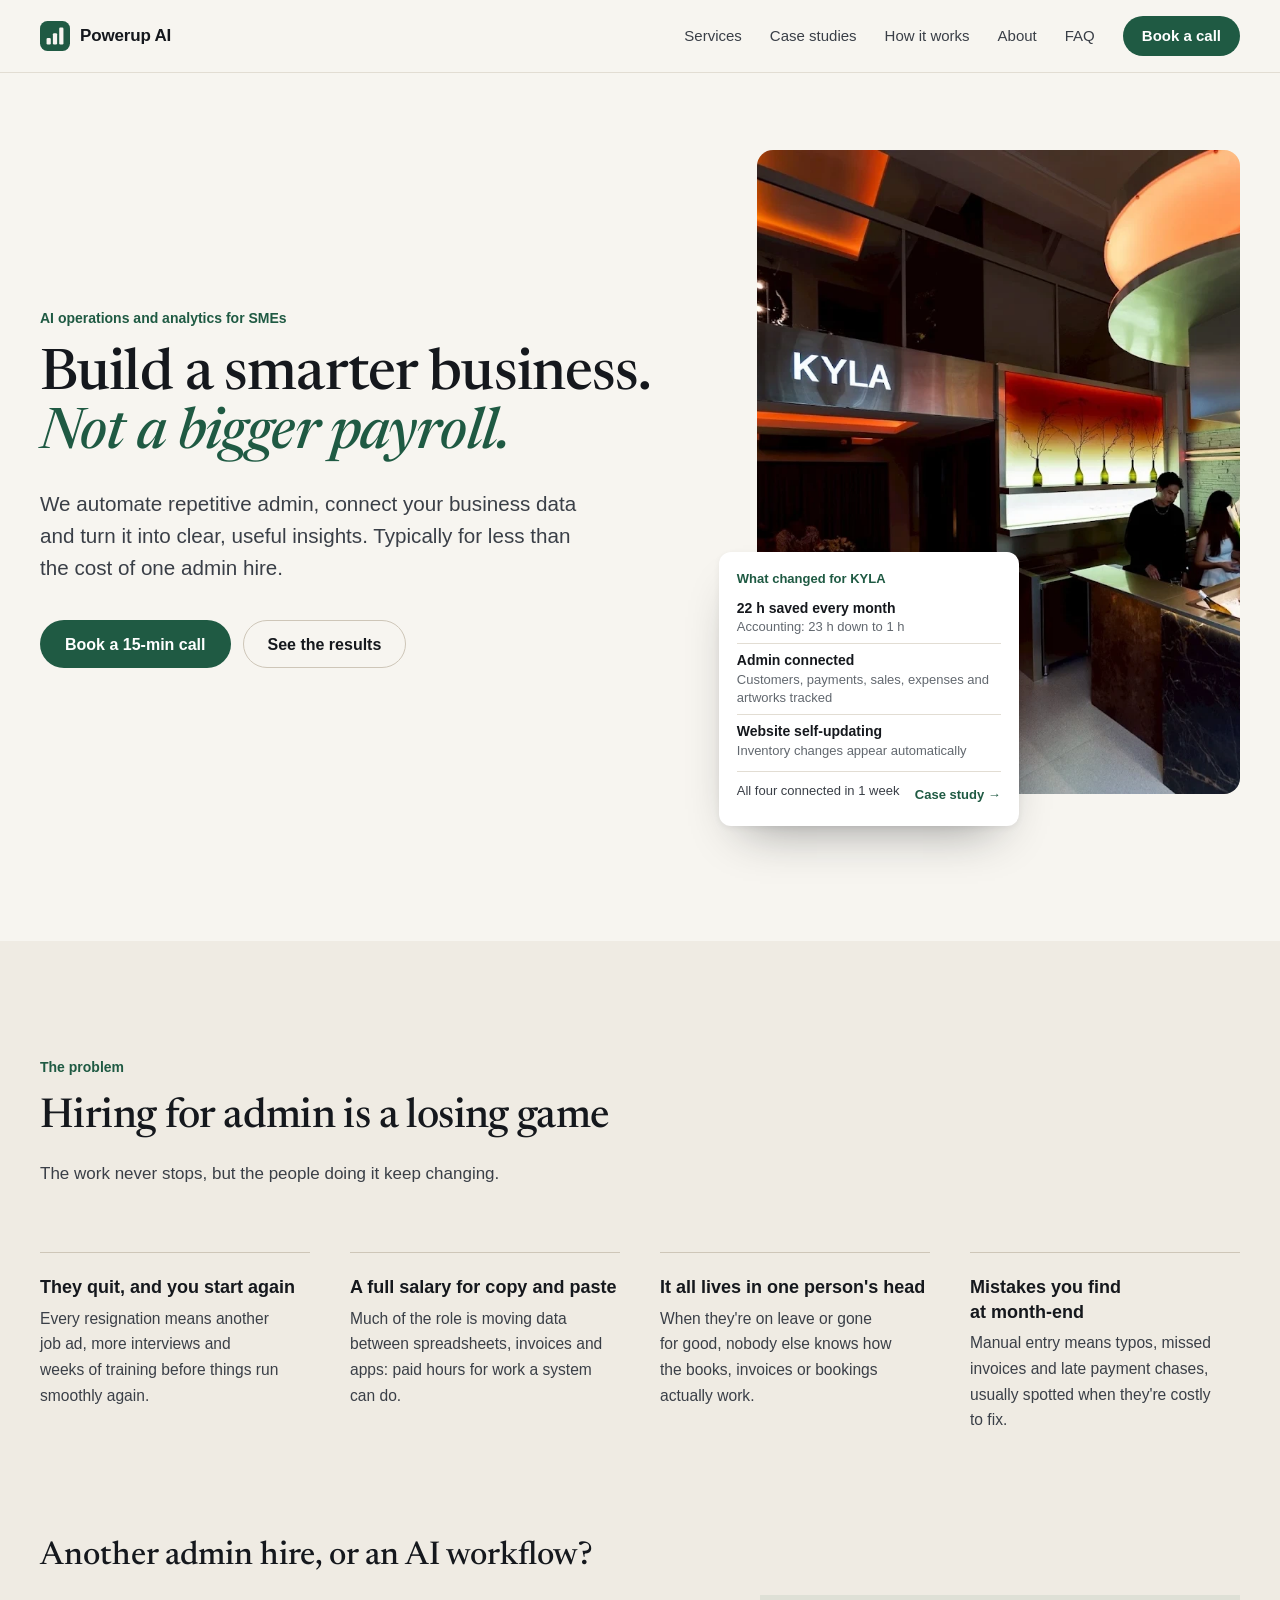
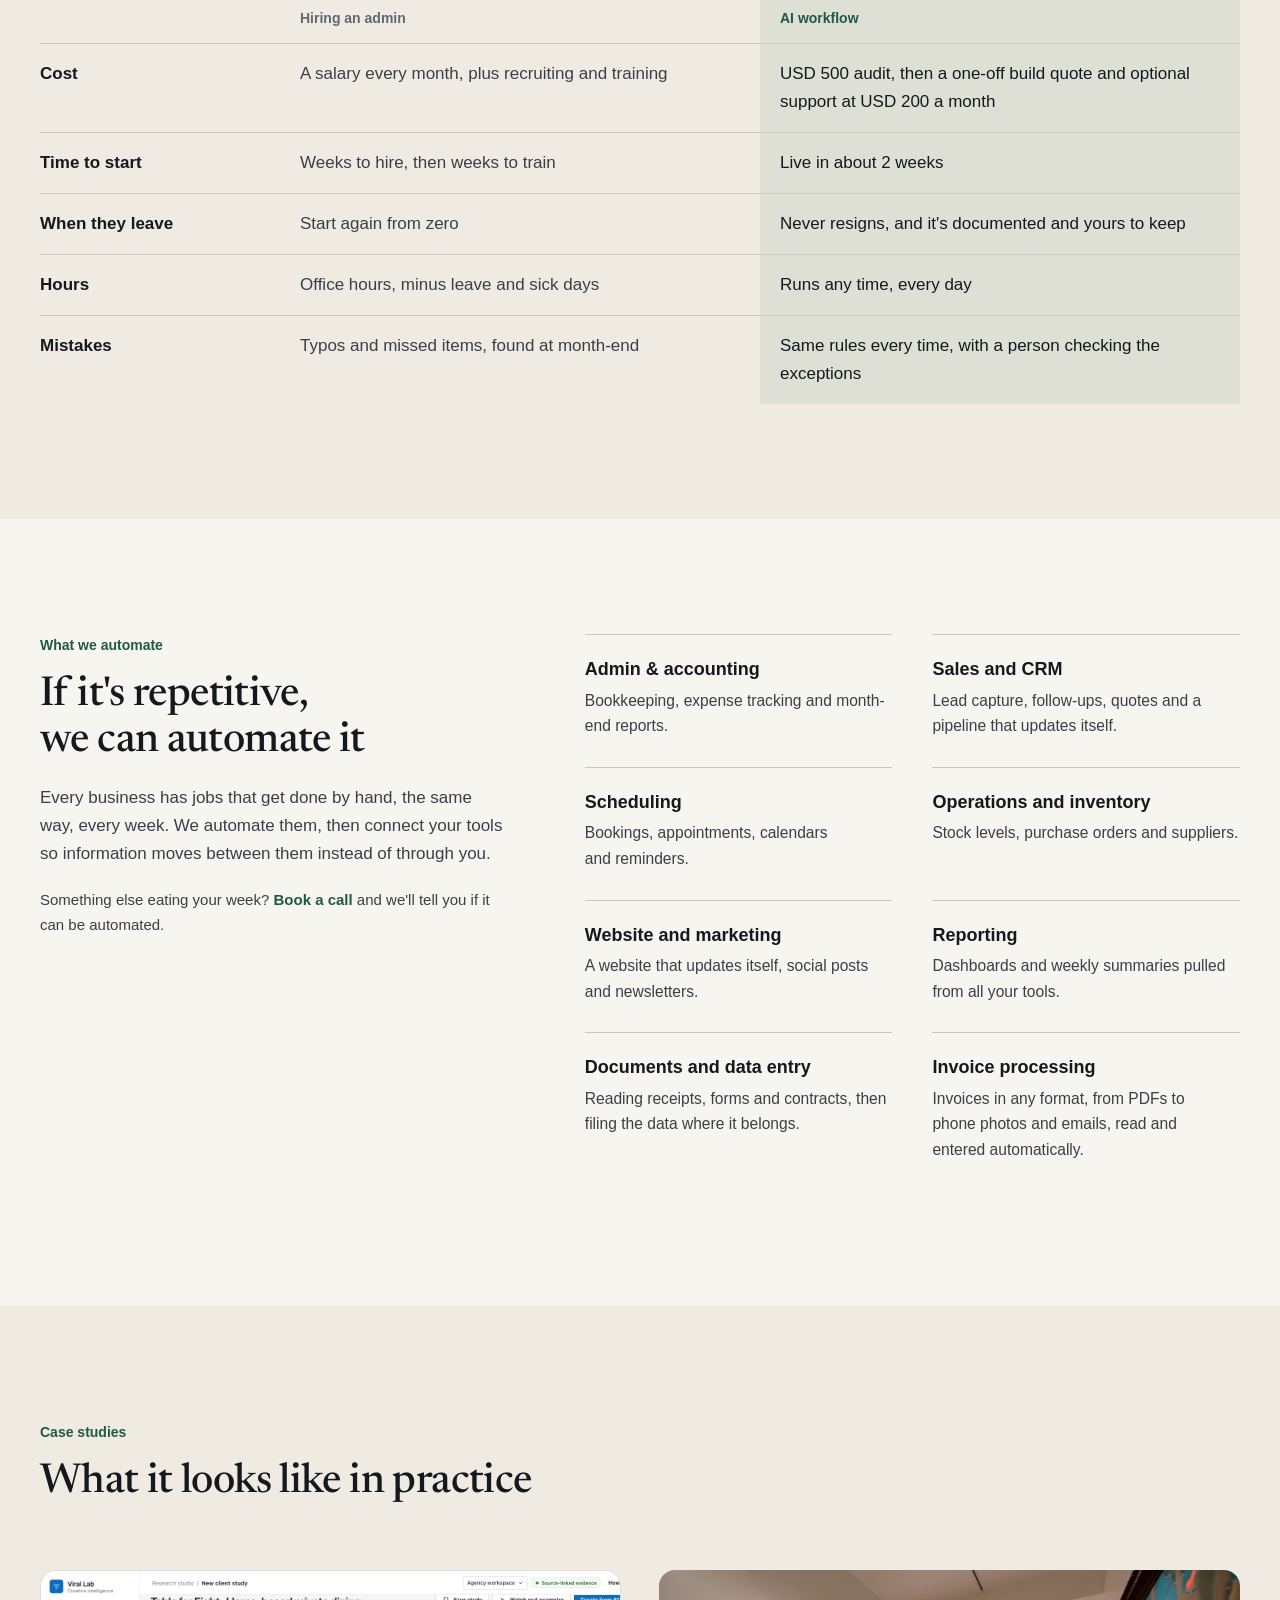
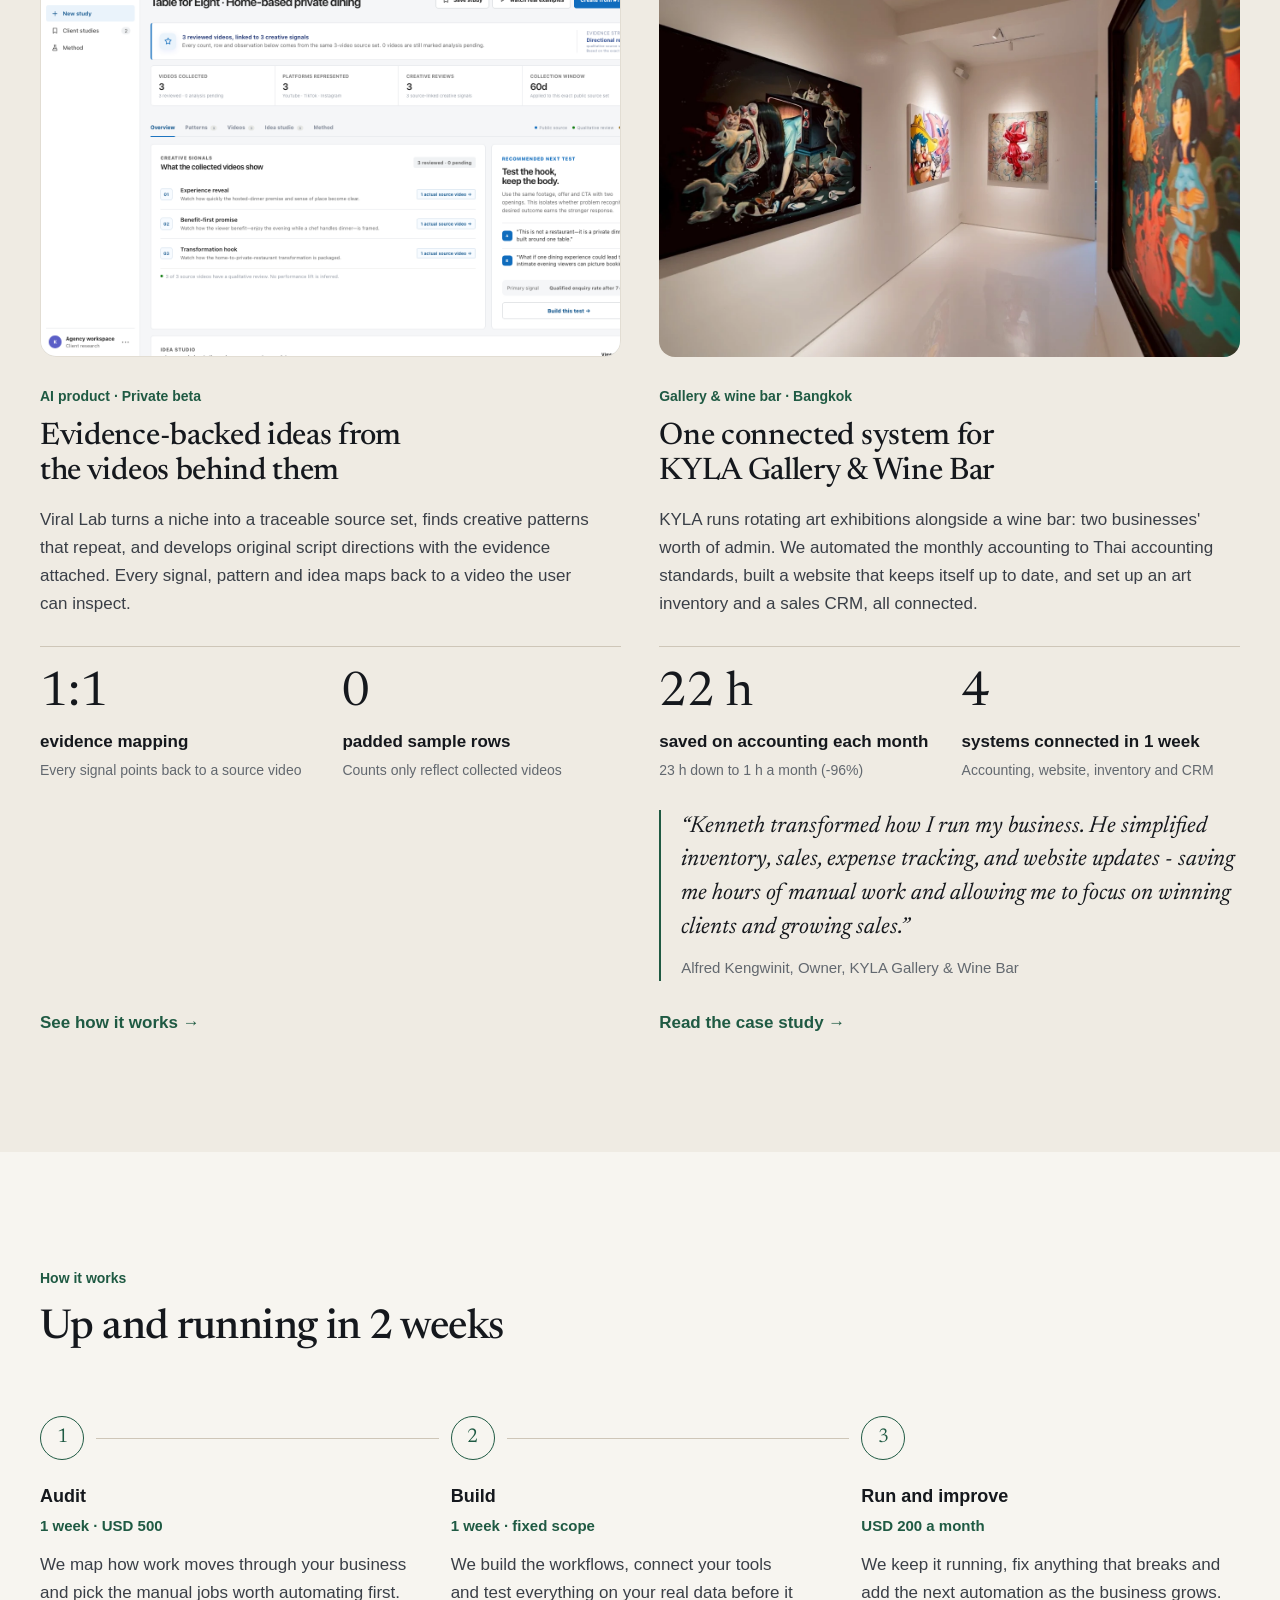
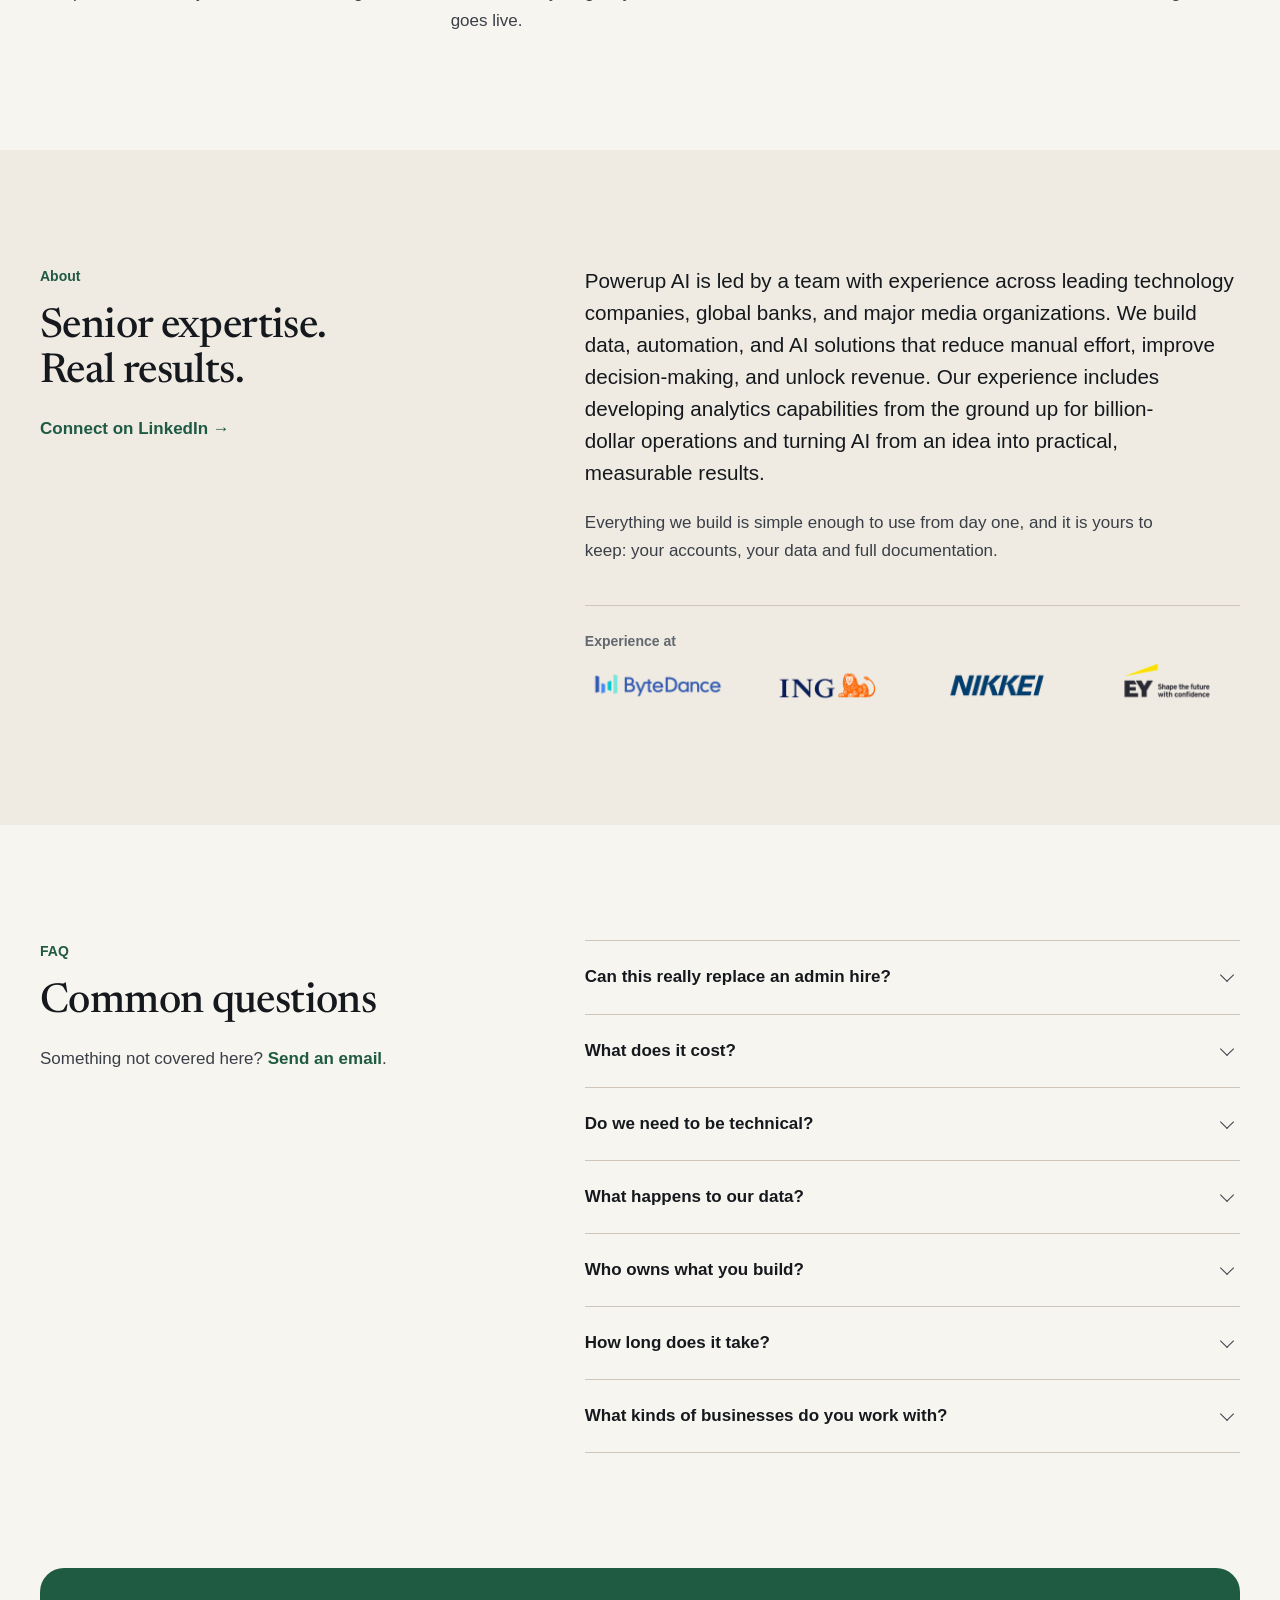
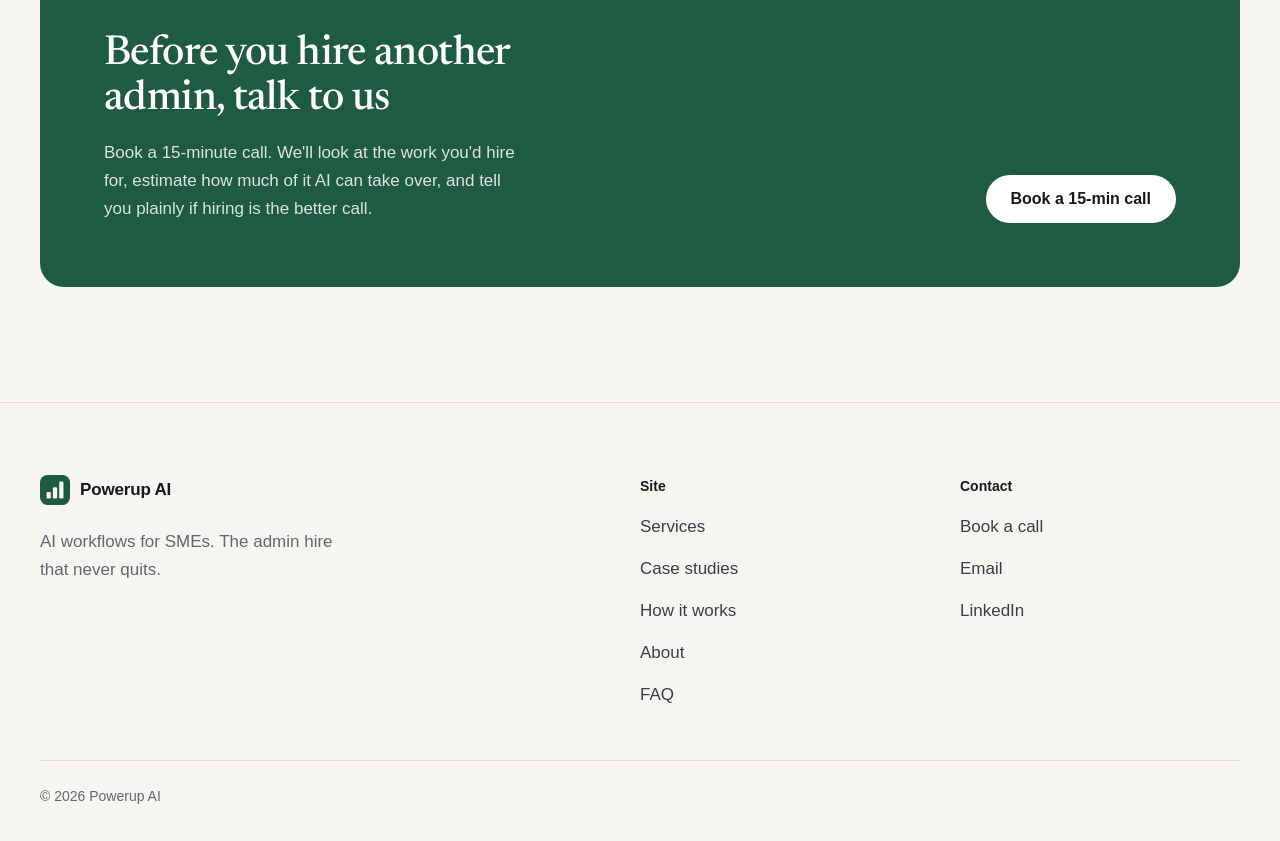
<file: index.html>
<!doctype html>
<html lang="en">
<head>
  <meta charset="utf-8">
  <meta name="viewport" content="width=device-width, initial-scale=1">
  <meta name="color-scheme" content="light">
  <meta name="theme-color" content="#f7f5f0">
  <title>Powerup AI | AI operations and analytics for SMEs</title>
  <meta name="description" content="Powerup AI automates repetitive admin, connects business data and turns it into clear insights for SMEs, typically for less than the cost of one admin hire.">
  <link rel="canonical" href="https://kennethwzc.github.io/">
  <meta property="og:type" content="website">
  <meta property="og:site_name" content="Powerup AI">
  <meta property="og:title" content="Powerup AI | AI operations and analytics for SMEs">
  <meta property="og:description" content="Build a smarter business. Not a bigger payroll. Automated admin, connected data and clear insights for SMEs.">
  <meta property="og:url" content="https://kennethwzc.github.io/">
  <meta property="og:image" content="https://kennethwzc.github.io/assets/img/og-image.png">
  <meta property="og:image:width" content="1200">
  <meta property="og:image:height" content="630">
  <meta name="twitter:card" content="summary_large_image">
  <link rel="icon" href="assets/img/mark.svg" type="image/svg+xml">
  <link rel="apple-touch-icon" href="assets/img/apple-touch-icon.png">
  <link rel="preconnect" href="https://fonts.googleapis.com">
  <link rel="preconnect" href="https://fonts.gstatic.com" crossorigin>
  <link rel="stylesheet" href="https://fonts.googleapis.com/css2?family=Newsreader:ital,opsz,wght@0,6..72,400..600;1,6..72,400..500&amp;display=swap">
  <link rel="stylesheet" href="assets/css/style.css">
  <script src="assets/js/site.js" defer></script>
  <script type="application/ld+json">
  {
    "@context": "https://schema.org",
    "@type": "Organization",
    "name": "Powerup AI",
    "url": "https://kennethwzc.github.io/",
    "logo": "https://kennethwzc.github.io/assets/img/apple-touch-icon.png",
    "email": "wongzhicongkenneth@outlook.com",
    "description": "AI workflow consultancy for SMEs. We automate repetitive work and connect the tools small and medium businesses already use.",
    "founder": {
      "@type": "Person",
      "name": "Kenneth Wong",
      "sameAs": ["https://www.linkedin.com/in/kenneth20306/"]
    }
  }
  </script>
</head>
<body>
  <a class="skip" href="#main">Skip to content</a>

  <header class="site-header">
    <div class="container nav">
      <a class="brand" href="./">
        <img src="assets/img/mark.svg" alt="" width="30" height="30">
        <span>Powerup AI</span>
      </a>
      <nav class="nav-menu" id="site-menu" aria-label="Main">
        <ul>
          <li><a href="#services">Services</a></li>
          <li><a href="work/">Case studies</a></li>
          <li><a href="#process">How it works</a></li>
          <li><a href="#about">About</a></li>
          <li><a href="#faq">FAQ</a></li>
        </ul>
      </nav>
      <div class="nav-actions">
        <a class="btn btn-primary btn-sm" href="mailto:wongzhicongkenneth@outlook.com?subject=15-minute%20call">Book a call</a>
        <button class="menu-toggle" type="button" aria-expanded="false" aria-controls="site-menu" aria-label="Menu">
          <svg viewBox="0 0 24 24" width="20" height="20" aria-hidden="true"><path class="bar-1" d="M4 8h16" stroke="currentColor" stroke-width="1.8" stroke-linecap="round"/><path class="bar-2" d="M4 16h16" stroke="currentColor" stroke-width="1.8" stroke-linecap="round"/></svg>
        </button>
      </div>
    </div>
  </header>

  <main id="main">
    <section class="hero">
      <div class="container hero-grid">
        <div>
          <p class="label">AI operations and analytics for SMEs</p>
          <h1>Build a smarter business.<br><span class="accent">Not a bigger payroll.</span></h1>
          <p class="lede">We automate repetitive admin, connect your business data and turn it into clear, useful insights. Typically for less than the cost of one admin hire.</p>
          <div class="actions">
            <a class="btn btn-primary" href="mailto:wongzhicongkenneth@outlook.com?subject=15-minute%20call">Book a 15-min call</a>
            <a class="btn btn-secondary" href="#work">See the results</a>
          </div>
        </div>

        <div class="hero-visual">
          <figure class="hero-photo">
            <img src="assets/img/kyla-bar.webp" alt="The bar at KYLA Gallery &amp; Wine Bar in Bangkok" width="1360" height="906" fetchpriority="high">
          </figure>
          <aside class="proof-card" aria-labelledby="proof-title">
            <p class="proof-title" id="proof-title">What changed for KYLA</p>
            <ul class="proof-list">
              <li><strong>22 h saved every month</strong><span>Accounting: 23 h down to 1 h</span></li>
              <li><strong>Admin connected</strong><span>Customers, payments, sales, expenses and artworks tracked</span></li>
              <li><strong>Website self-updating</strong><span>Inventory changes appear automatically</span></li>
            </ul>
            <p class="proof-foot"><span>All four connected in 1 week</span><a class="link" href="work/kyla/">Case study &rarr;</a></p>
          </aside>
        </div>
      </div>
    </section>

    <section class="section section-tint" id="problem">
      <div class="container">
        <div class="section-head">
          <p class="label">The problem</p>
          <h2>Hiring for admin is a losing game</h2>
          <p>The work never stops, but the people doing it keep changing.</p>
        </div>
        <ul class="hairline-grid hairline-grid--4">
          <li><h3>They quit, and you start again</h3><p>Every resignation means another job ad, more interviews and weeks of training before things run smoothly again.</p></li>
          <li><h3>A full salary for copy and paste</h3><p>Much of the role is moving data between spreadsheets, invoices and apps: paid hours for work a system can do.</p></li>
          <li><h3>It all lives in one person's head</h3><p>When they're on leave or gone for good, nobody else knows how the books, invoices or bookings actually work.</p></li>
          <li><h3>Mistakes you find at month-end</h3><p>Manual entry means typos, missed invoices and late payment chases, usually spotted when they're costly to fix.</p></li>
        </ul>
        <table class="compare">
          <caption>Another admin hire, or an AI workflow?</caption>
          <colgroup><col class="col-label"><col><col></colgroup>
          <thead>
            <tr><td></td><th scope="col">Hiring an admin</th><th scope="col" class="us">AI workflow</th></tr>
          </thead>
          <tbody>
            <tr><th scope="row">Cost</th><td data-label="Hiring an admin">A salary every month, plus recruiting and training</td><td class="us" data-label="AI workflow">USD 500 audit, then a one-off build quote and optional support at USD 200 a month</td></tr>
            <tr><th scope="row">Time to start</th><td data-label="Hiring an admin">Weeks to hire, then weeks to train</td><td class="us" data-label="AI workflow">Live in about 2 weeks</td></tr>
            <tr><th scope="row">When they leave</th><td data-label="Hiring an admin">Start again from zero</td><td class="us" data-label="AI workflow">Never resigns, and it's documented and yours to keep</td></tr>
            <tr><th scope="row">Hours</th><td data-label="Hiring an admin">Office hours, minus leave and sick days</td><td class="us" data-label="AI workflow">Runs any time, every day</td></tr>
            <tr><th scope="row">Mistakes</th><td data-label="Hiring an admin">Typos and missed items, found at month-end</td><td class="us" data-label="AI workflow">Same rules every time, with a person checking the exceptions</td></tr>
          </tbody>
        </table>
      </div>
    </section>

    <section class="section" id="services">
      <div class="container split">
        <div class="split-head">
          <p class="label">What we automate</p>
          <h2>If it's repetitive, we can automate it</h2>
          <p>Every business has jobs that get done by hand, the same way, every week. We automate them, then connect your tools so information moves between them instead of through you.</p>
          <p class="split-note">Something else eating your week? <a class="link" href="mailto:wongzhicongkenneth@outlook.com?subject=15-minute%20call">Book a call</a> and we'll tell you if it can be automated.</p>
        </div>
        <ul class="hairline-grid">
          <li><h3>Admin &amp; accounting</h3><p>Bookkeeping, expense tracking and month-end reports.</p></li>
          <li><h3>Sales and CRM</h3><p>Lead capture, follow-ups, quotes and a pipeline that updates itself.</p></li>
          <li><h3>Scheduling</h3><p>Bookings, appointments, calendars and reminders.</p></li>
          <li><h3>Operations and inventory</h3><p>Stock levels, purchase orders and suppliers.</p></li>
          <li><h3>Website and marketing</h3><p>A website that updates itself, social posts and newsletters.</p></li>
          <li><h3>Reporting</h3><p>Dashboards and weekly summaries pulled from all your tools.</p></li>
          <li><h3>Documents and data entry</h3><p>Reading receipts, forms and contracts, then filing the data where it belongs.</p></li>
          <li><h3>Invoice processing</h3><p>Invoices in any format, from PDFs to phone photos and emails, read and entered automatically.</p></li>
        </ul>
      </div>
    </section>

    <section class="section section-tint" id="work">
      <div class="container">
        <div class="section-head">
          <p class="label">Case studies</p>
          <h2>What it looks like in practice</h2>
        </div>
        <ul class="case-list">
          <li class="case-card">
            <figure class="case-media product-media">
              <img src="assets/img/viral-lab-analysis.png" alt="Viral Lab analysis screen showing three source-linked creative signals for a private dining study" width="1440" height="900" loading="lazy">
            </figure>
            <div class="case-body">
              <p class="case-meta">AI product &middot; Private beta</p>
              <h3 class="case-title"><a href="work/viral-lab/">Evidence-backed ideas from the videos behind them</a></h3>
              <p class="case-summary">Viral Lab turns a niche into a traceable source set, finds creative patterns that repeat, and develops original script directions with the evidence attached. Every signal, pattern and idea maps back to a video the user can inspect.</p>
              <div class="stats">
                <div>
                  <p class="stat-value">1:1</p>
                  <p class="stat-label">evidence mapping</p>
                  <p class="stat-note">Every signal points back to a source video</p>
                </div>
                <div>
                  <p class="stat-value">0</p>
                  <p class="stat-label">padded sample rows</p>
                  <p class="stat-note">Counts only reflect collected videos</p>
                </div>
              </div>
              <p class="case-more" aria-hidden="true">See how it works <span>&rarr;</span></p>
            </div>
          </li>
          <li class="case-card">
            <figure class="case-media">
              <img src="assets/img/kyla-gallery.webp" alt="Paintings on show in KYLA's gallery" width="1360" height="906" loading="lazy">
            </figure>
            <div class="case-body">
              <p class="case-meta">Gallery &amp; wine bar &middot; Bangkok</p>
              <h3 class="case-title"><a href="work/kyla/">One connected system for KYLA Gallery &amp; Wine Bar</a></h3>
              <p class="case-summary">KYLA runs rotating art exhibitions alongside a wine bar: two businesses' worth of admin. We automated the monthly accounting to Thai accounting standards, built a website that keeps itself up to date, and set up an art inventory and a sales CRM, all connected.</p>
              <div class="stats">
                <div>
                  <p class="stat-value">22 h</p>
                  <p class="stat-label">saved on accounting each month</p>
                  <p class="stat-note">23 h down to 1 h a month (-96%)</p>
                </div>
                <div>
                  <p class="stat-value">4</p>
                  <p class="stat-label">systems connected in 1 week</p>
                  <p class="stat-note">Accounting, website, inventory and CRM</p>
                </div>
              </div>
              <figure class="quote">
                <blockquote><p>&ldquo;Kenneth transformed how I run my business. He simplified inventory, sales, expense tracking, and website updates - saving me hours of manual work and allowing me to focus on winning clients and growing sales.&rdquo;</p></blockquote>
                <figcaption>Alfred Kengwinit, Owner, KYLA Gallery &amp; Wine Bar</figcaption>
              </figure>
              <p class="case-more" aria-hidden="true">Read the case study <span>&rarr;</span></p>
            </div>
          </li>
        </ul>
      </div>
    </section>

    <section class="section" id="process">
      <div class="container">
        <div class="section-head">
          <p class="label">How it works</p>
          <h2>Up and running in 2 weeks</h2>
        </div>
        <ol class="steps">
          <li>
            <h3>Audit</h3>
            <p class="step-meta">1 week &middot; USD 500</p>
            <p>We map how work moves through your business and pick the manual jobs worth automating first.</p>
          </li>
          <li>
            <h3>Build</h3>
            <p class="step-meta">1 week &middot; fixed scope</p>
            <p>We build the workflows, connect your tools and test everything on your real data before it goes live.</p>
          </li>
          <li>
            <h3>Run and improve</h3>
            <p class="step-meta">USD 200 a month</p>
            <p>We keep it running, fix anything that breaks and add the next automation as the business grows.</p>
          </li>
        </ol>
      </div>
    </section>

    <section class="section section-tint" id="about">
      <div class="container split">
        <div class="split-head">
          <p class="label">About</p>
          <h2>Senior expertise. Real results.</h2>
          <p><a class="link" href="https://www.linkedin.com/in/kenneth20306/" target="_blank" rel="noopener">Connect on LinkedIn &rarr;</a></p>
        </div>
        <div class="about-body">
          <p class="lede">Powerup AI is led by a team with experience across leading technology companies, global banks, and major media organizations. We build data, automation, and AI solutions that reduce manual effort, improve decision-making, and unlock revenue. Our experience includes developing analytics capabilities from the ground up for billion-dollar operations and turning AI from an idea into practical, measurable results.</p>
          <p>Everything we build is simple enough to use from day one, and it is yours to keep: your accounts, your data and full documentation.</p>
          <div class="experience">
            <p class="experience-title">Experience at</p>
            <ul class="logo-row">
              <li><img src="assets/img/logos/bytedance.png" alt="ByteDance" width="600" height="200" loading="lazy"></li>
              <li><img src="assets/img/logos/ing.png" alt="ING" width="600" height="200" loading="lazy"></li>
              <li><img src="assets/img/logos/nikkei.png" alt="Nikkei" width="600" height="200" loading="lazy"></li>
              <li><img src="assets/img/logos/ey.png" alt="EY" width="600" height="200" loading="lazy"></li>
            </ul>
          </div>
        </div>
      </div>
    </section>

    <section class="section" id="faq">
      <div class="container split">
        <div class="split-head">
          <p class="label">FAQ</p>
          <h2>Common questions</h2>
          <p>Something not covered here? <a class="link" href="mailto:wongzhicongkenneth@outlook.com">Send an email</a>.</p>
        </div>
        <div class="faq">
          <details>
            <summary>Can this really replace an admin hire?</summary>
            <p>For the repetitive part of the job, yes: data entry, invoices, bookkeeping, scheduling and reports. Anything that needs judgment gets flagged to a person, so you only handle the exceptions.</p>
          </details>
          <details>
            <summary>What does it cost?</summary>
            <p>The audit is a fixed fee of USD 500. Builds are quoted after the audit, once we know the scope. Optional ongoing support is USD 200 a month. Every quote says how much time the build should save you.</p>
          </details>
          <details>
            <summary>Do we need to be technical?</summary>
            <p>No. We build around the tools you already use, like your accounting software, website platform, spreadsheets and email. We train you and your team, and we stay on hand if anything breaks.</p>
          </details>
          <details>
            <summary>What happens to our data?</summary>
            <p>Your data stays in your own accounts wherever possible. We only use AI providers whose business terms exclude training on your data, and we list every provider and data flow in the design before anything is built.</p>
          </details>
          <details>
            <summary>Who owns what you build?</summary>
            <p>You do. Everything runs in your accounts, you get full admin access and documentation, and nothing depends on us to keep running.</p>
          </details>
          <details>
            <summary>How long does it take?</summary>
            <p>The audit takes 1 week and the build takes another week, so your first workflow can be live within 2 weeks.</p>
          </details>
          <details>
            <summary>What kinds of businesses do you work with?</summary>
            <p>Small and medium businesses in any industry. If your team does the same tasks by hand every week, there is usually something worth automating.</p>
          </details>
        </div>
      </div>
    </section>

    <section class="section-cta" id="contact">
      <div class="container">
        <div class="cta-block">
          <div>
            <h2>Before you hire another admin, talk to us</h2>
            <p>Book a 15-minute call. We'll look at the work you'd hire for, estimate how much of it AI can take over, and tell you plainly if hiring is the better call.</p>
          </div>
          <div class="actions">
            <a class="btn btn-light" href="mailto:wongzhicongkenneth@outlook.com?subject=15-minute%20call">Book a 15-min call</a>
          </div>
        </div>
      </div>
    </section>
  </main>

  <footer class="site-footer">
    <div class="container footer-grid">
      <div class="footer-brand">
        <a class="brand" href="./">
          <img src="assets/img/mark.svg" alt="" width="30" height="30">
          <span>Powerup AI</span>
        </a>
        <p>AI workflows for SMEs. The admin hire that never quits.</p>
      </div>
      <nav aria-label="Footer">
        <p class="footer-title">Site</p>
        <ul>
          <li><a href="#services">Services</a></li>
          <li><a href="work/">Case studies</a></li>
          <li><a href="#process">How it works</a></li>
          <li><a href="#about">About</a></li>
          <li><a href="#faq">FAQ</a></li>
        </ul>
      </nav>
      <div>
        <p class="footer-title">Contact</p>
        <ul>
          <li><a href="mailto:wongzhicongkenneth@outlook.com?subject=15-minute%20call">Book a call</a></li>
          <li><a href="mailto:wongzhicongkenneth@outlook.com">Email</a></li>
          <li><a href="https://www.linkedin.com/in/kenneth20306/" target="_blank" rel="noopener">LinkedIn</a></li>
        </ul>
      </div>
    </div>
    <div class="container footer-bottom">
      <p>&copy; 2026 Powerup AI</p>
    </div>
  </footer>
</body>
</html>
</file>
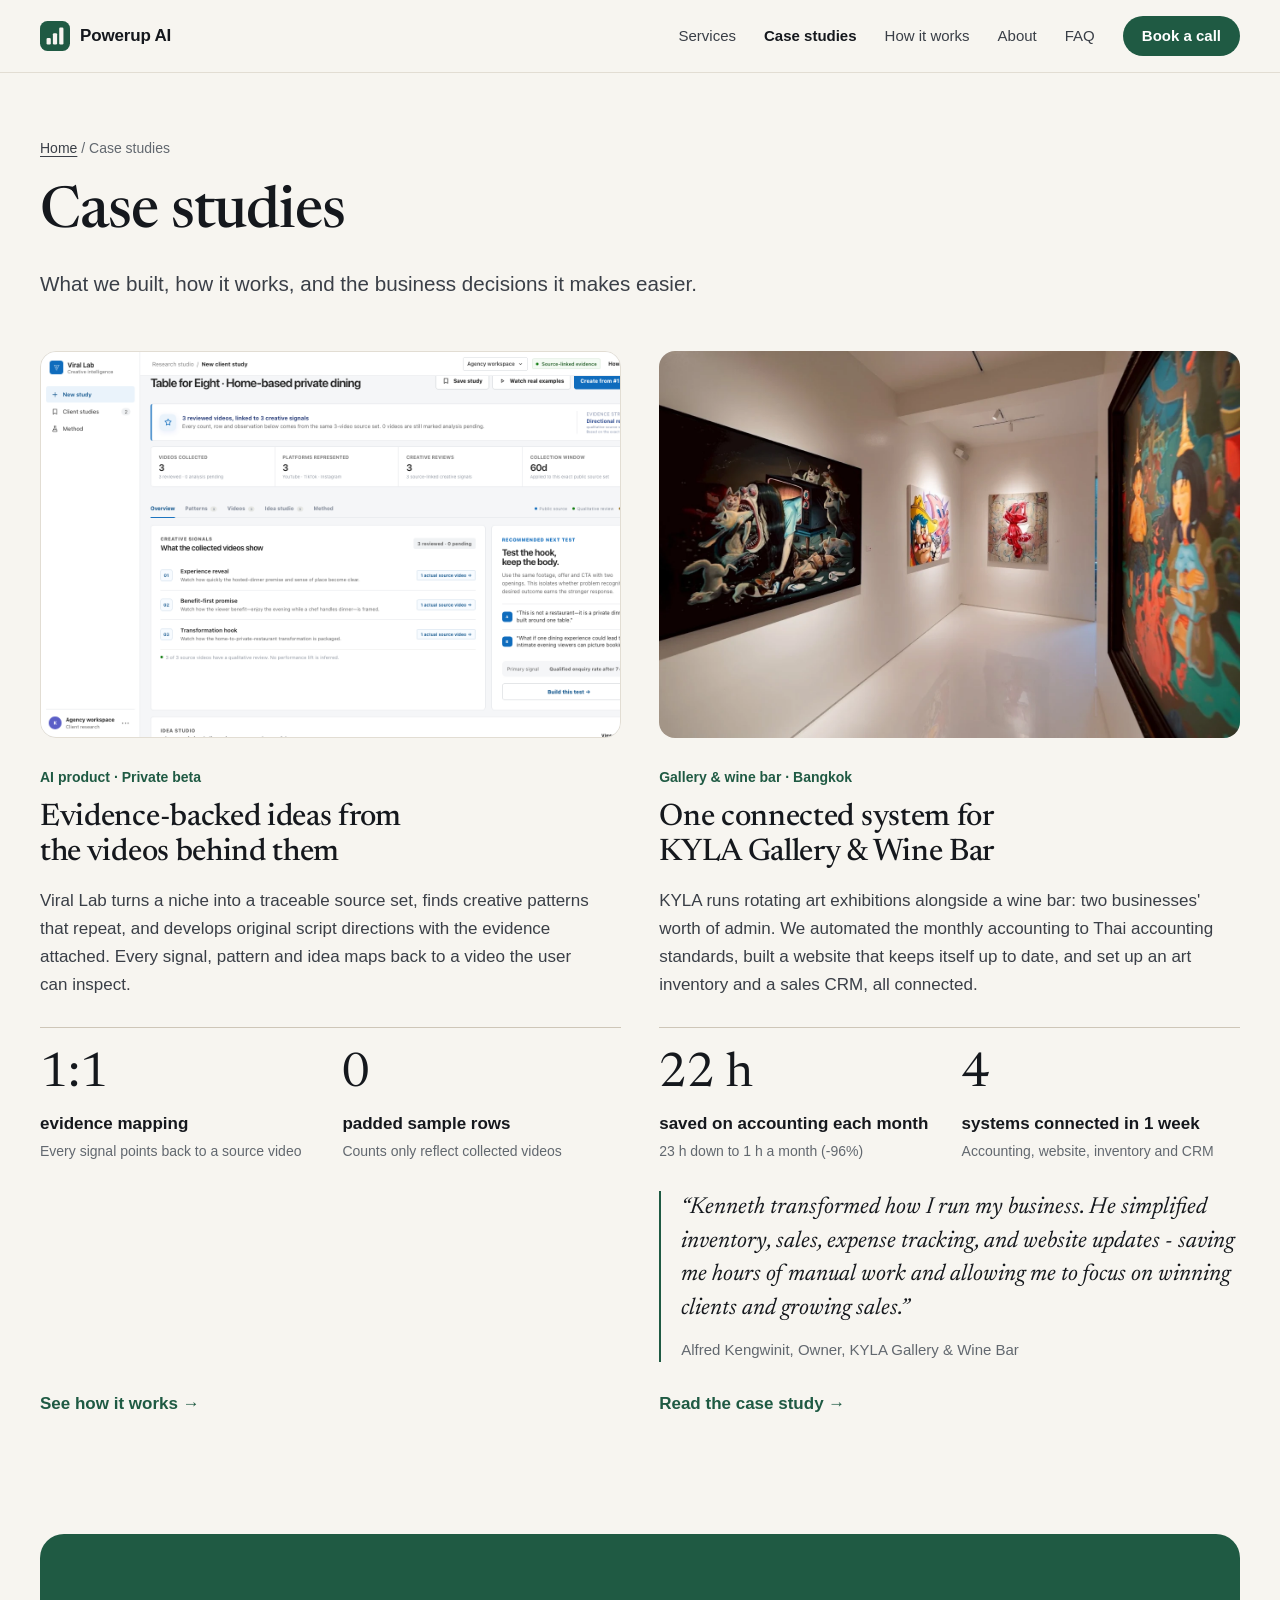
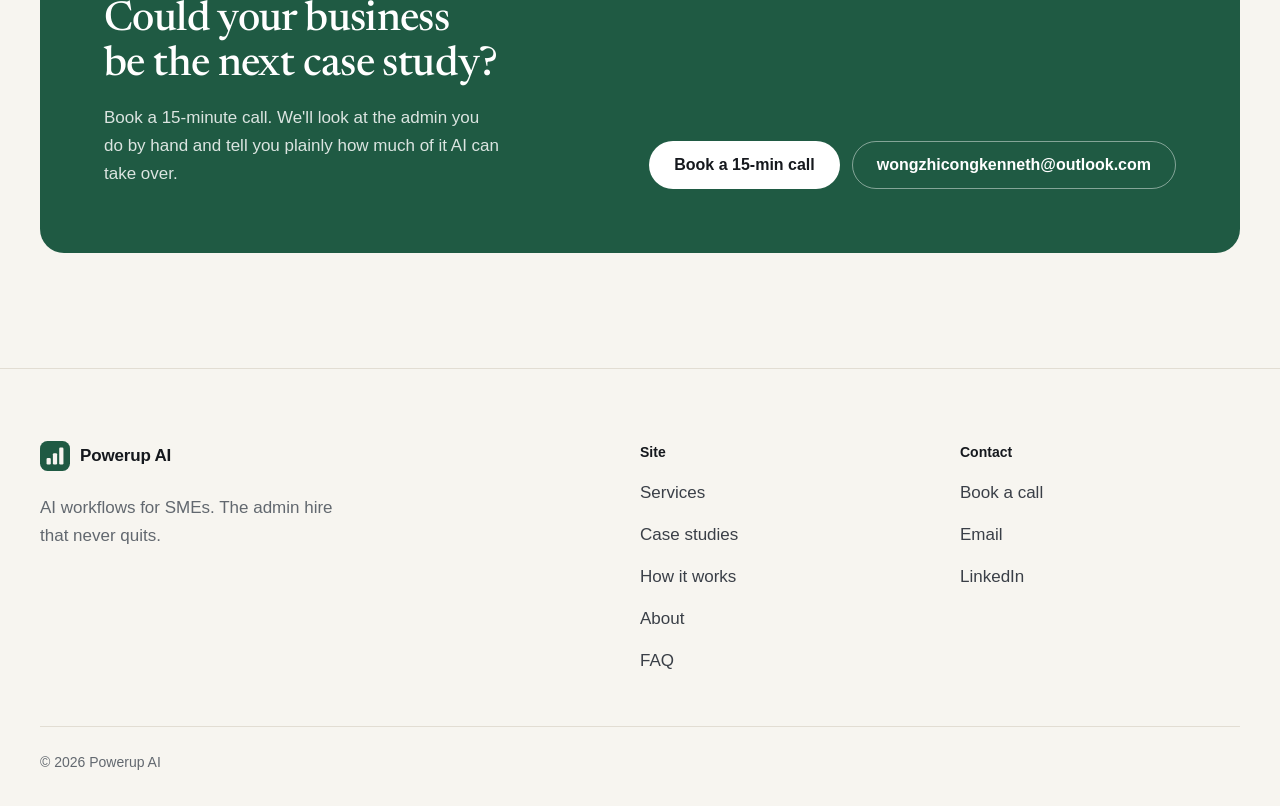
<file: work/index.html>
<!doctype html>
<html lang="en">
<head>
  <meta charset="utf-8">
  <meta name="viewport" content="width=device-width, initial-scale=1">
  <meta name="color-scheme" content="light">
  <meta name="theme-color" content="#f7f5f0">
  <title>Case studies | Powerup AI</title>
  <meta name="description" content="Case studies from Powerup AI: connected business systems and evidence-led AI products, how they work, and the decisions they make easier.">
  <link rel="canonical" href="https://kennethwzc.github.io/work/">
  <meta property="og:type" content="website">
  <meta property="og:site_name" content="Powerup AI">
  <meta property="og:title" content="Case studies | Powerup AI">
  <meta property="og:description" content="What we built, how it works, and the business decisions it makes easier.">
  <meta property="og:url" content="https://kennethwzc.github.io/work/">
  <meta property="og:image" content="https://kennethwzc.github.io/assets/img/og-image.png">
  <meta property="og:image:width" content="1200">
  <meta property="og:image:height" content="630">
  <meta name="twitter:card" content="summary_large_image">
  <link rel="icon" href="../assets/img/mark.svg" type="image/svg+xml">
  <link rel="apple-touch-icon" href="../assets/img/apple-touch-icon.png">
  <link rel="preconnect" href="https://fonts.googleapis.com">
  <link rel="preconnect" href="https://fonts.gstatic.com" crossorigin>
  <link rel="stylesheet" href="https://fonts.googleapis.com/css2?family=Newsreader:ital,opsz,wght@0,6..72,400..600;1,6..72,400..500&amp;display=swap">
  <link rel="stylesheet" href="../assets/css/style.css">
  <script src="../assets/js/site.js" defer></script>
</head>
<body>
  <a class="skip" href="#main">Skip to content</a>

  <header class="site-header">
    <div class="container nav">
      <a class="brand" href="../">
        <img src="../assets/img/mark.svg" alt="" width="30" height="30">
        <span>Powerup AI</span>
      </a>
      <nav class="nav-menu" id="site-menu" aria-label="Main">
        <ul>
          <li><a href="../#services">Services</a></li>
          <li><a href="./" aria-current="page">Case studies</a></li>
          <li><a href="../#process">How it works</a></li>
          <li><a href="../#about">About</a></li>
          <li><a href="../#faq">FAQ</a></li>
        </ul>
      </nav>
      <div class="nav-actions">
        <a class="btn btn-primary btn-sm" href="mailto:wongzhicongkenneth@outlook.com?subject=15-minute%20call">Book a call</a>
        <button class="menu-toggle" type="button" aria-expanded="false" aria-controls="site-menu" aria-label="Menu">
          <svg viewBox="0 0 24 24" width="20" height="20" aria-hidden="true"><path class="bar-1" d="M4 8h16" stroke="currentColor" stroke-width="1.8" stroke-linecap="round"/><path class="bar-2" d="M4 16h16" stroke="currentColor" stroke-width="1.8" stroke-linecap="round"/></svg>
        </button>
      </div>
    </div>
  </header>

  <main id="main">
    <section class="page-hero">
      <div class="container">
        <p class="crumb"><a href="../">Home</a> <span aria-hidden="true">/</span> Case studies</p>
        <h1>Case studies</h1>
        <p class="lede">What we built, how it works, and the business decisions it makes easier.</p>
      </div>
    </section>

    <!-- One li.case-card per case study, newest first. The home page (#work) repeats the latest ones. -->
    <section class="container work-list" aria-label="All case studies">
      <ul class="case-list">
        <li class="case-card">
          <figure class="case-media product-media">
            <img src="../assets/img/viral-lab-analysis.png" alt="Viral Lab analysis screen showing three source-linked creative signals for a private dining study" width="1440" height="900">
          </figure>
          <div class="case-body">
            <p class="case-meta">AI product &middot; Private beta</p>
            <h2 class="case-title"><a href="viral-lab/">Evidence-backed ideas from the videos behind them</a></h2>
            <p class="case-summary">Viral Lab turns a niche into a traceable source set, finds creative patterns that repeat, and develops original script directions with the evidence attached. Every signal, pattern and idea maps back to a video the user can inspect.</p>
            <div class="stats">
              <div>
                <p class="stat-value">1:1</p>
                <p class="stat-label">evidence mapping</p>
                <p class="stat-note">Every signal points back to a source video</p>
              </div>
              <div>
                <p class="stat-value">0</p>
                <p class="stat-label">padded sample rows</p>
                <p class="stat-note">Counts only reflect collected videos</p>
              </div>
            </div>
            <p class="case-more" aria-hidden="true">See how it works <span>&rarr;</span></p>
          </div>
        </li>
        <li class="case-card">
          <figure class="case-media">
            <img src="../assets/img/kyla-gallery.webp" alt="Paintings on show in KYLA's gallery" width="1360" height="906">
          </figure>
          <div class="case-body">
            <p class="case-meta">Gallery &amp; wine bar &middot; Bangkok</p>
            <h2 class="case-title"><a href="kyla/">One connected system for KYLA Gallery &amp; Wine Bar</a></h2>
            <p class="case-summary">KYLA runs rotating art exhibitions alongside a wine bar: two businesses' worth of admin. We automated the monthly accounting to Thai accounting standards, built a website that keeps itself up to date, and set up an art inventory and a sales CRM, all connected.</p>
            <div class="stats">
              <div>
                <p class="stat-value">22 h</p>
                <p class="stat-label">saved on accounting each month</p>
                <p class="stat-note">23 h down to 1 h a month (-96%)</p>
              </div>
              <div>
                <p class="stat-value">4</p>
                <p class="stat-label">systems connected in 1 week</p>
                <p class="stat-note">Accounting, website, inventory and CRM</p>
              </div>
            </div>
            <figure class="quote">
              <blockquote><p>&ldquo;Kenneth transformed how I run my business. He simplified inventory, sales, expense tracking, and website updates - saving me hours of manual work and allowing me to focus on winning clients and growing sales.&rdquo;</p></blockquote>
              <figcaption>Alfred Kengwinit, Owner, KYLA Gallery &amp; Wine Bar</figcaption>
            </figure>
            <p class="case-more" aria-hidden="true">Read the case study <span>&rarr;</span></p>
          </div>
        </li>
      </ul>
    </section>

    <section class="section-cta">
      <div class="container">
        <div class="cta-block">
          <div>
            <h2>Could your business be the next case study?</h2>
            <p>Book a 15-minute call. We'll look at the admin you do by hand and tell you plainly how much of it AI can take over.</p>
          </div>
          <div class="actions">
            <a class="btn btn-light" href="mailto:wongzhicongkenneth@outlook.com?subject=15-minute%20call">Book a 15-min call</a>
            <a class="btn btn-outline-light" href="mailto:wongzhicongkenneth@outlook.com">wongzhicongkenneth@outlook.com</a>
          </div>
        </div>
      </div>
    </section>
  </main>

  <footer class="site-footer">
    <div class="container footer-grid">
      <div class="footer-brand">
        <a class="brand" href="../">
          <img src="../assets/img/mark.svg" alt="" width="30" height="30">
          <span>Powerup AI</span>
        </a>
        <p>AI workflows for SMEs. The admin hire that never quits.</p>
      </div>
      <nav aria-label="Footer">
        <p class="footer-title">Site</p>
        <ul>
          <li><a href="../#services">Services</a></li>
          <li><a href="./">Case studies</a></li>
          <li><a href="../#process">How it works</a></li>
          <li><a href="../#about">About</a></li>
          <li><a href="../#faq">FAQ</a></li>
        </ul>
      </nav>
      <div>
        <p class="footer-title">Contact</p>
        <ul>
          <li><a href="mailto:wongzhicongkenneth@outlook.com?subject=15-minute%20call">Book a call</a></li>
          <li><a href="mailto:wongzhicongkenneth@outlook.com">Email</a></li>
          <li><a href="https://www.linkedin.com/in/kenneth20306/" target="_blank" rel="noopener">LinkedIn</a></li>
        </ul>
      </div>
    </div>
    <div class="container footer-bottom">
      <p>&copy; 2026 Powerup AI</p>
    </div>
  </footer>
</body>
</html>
</file>
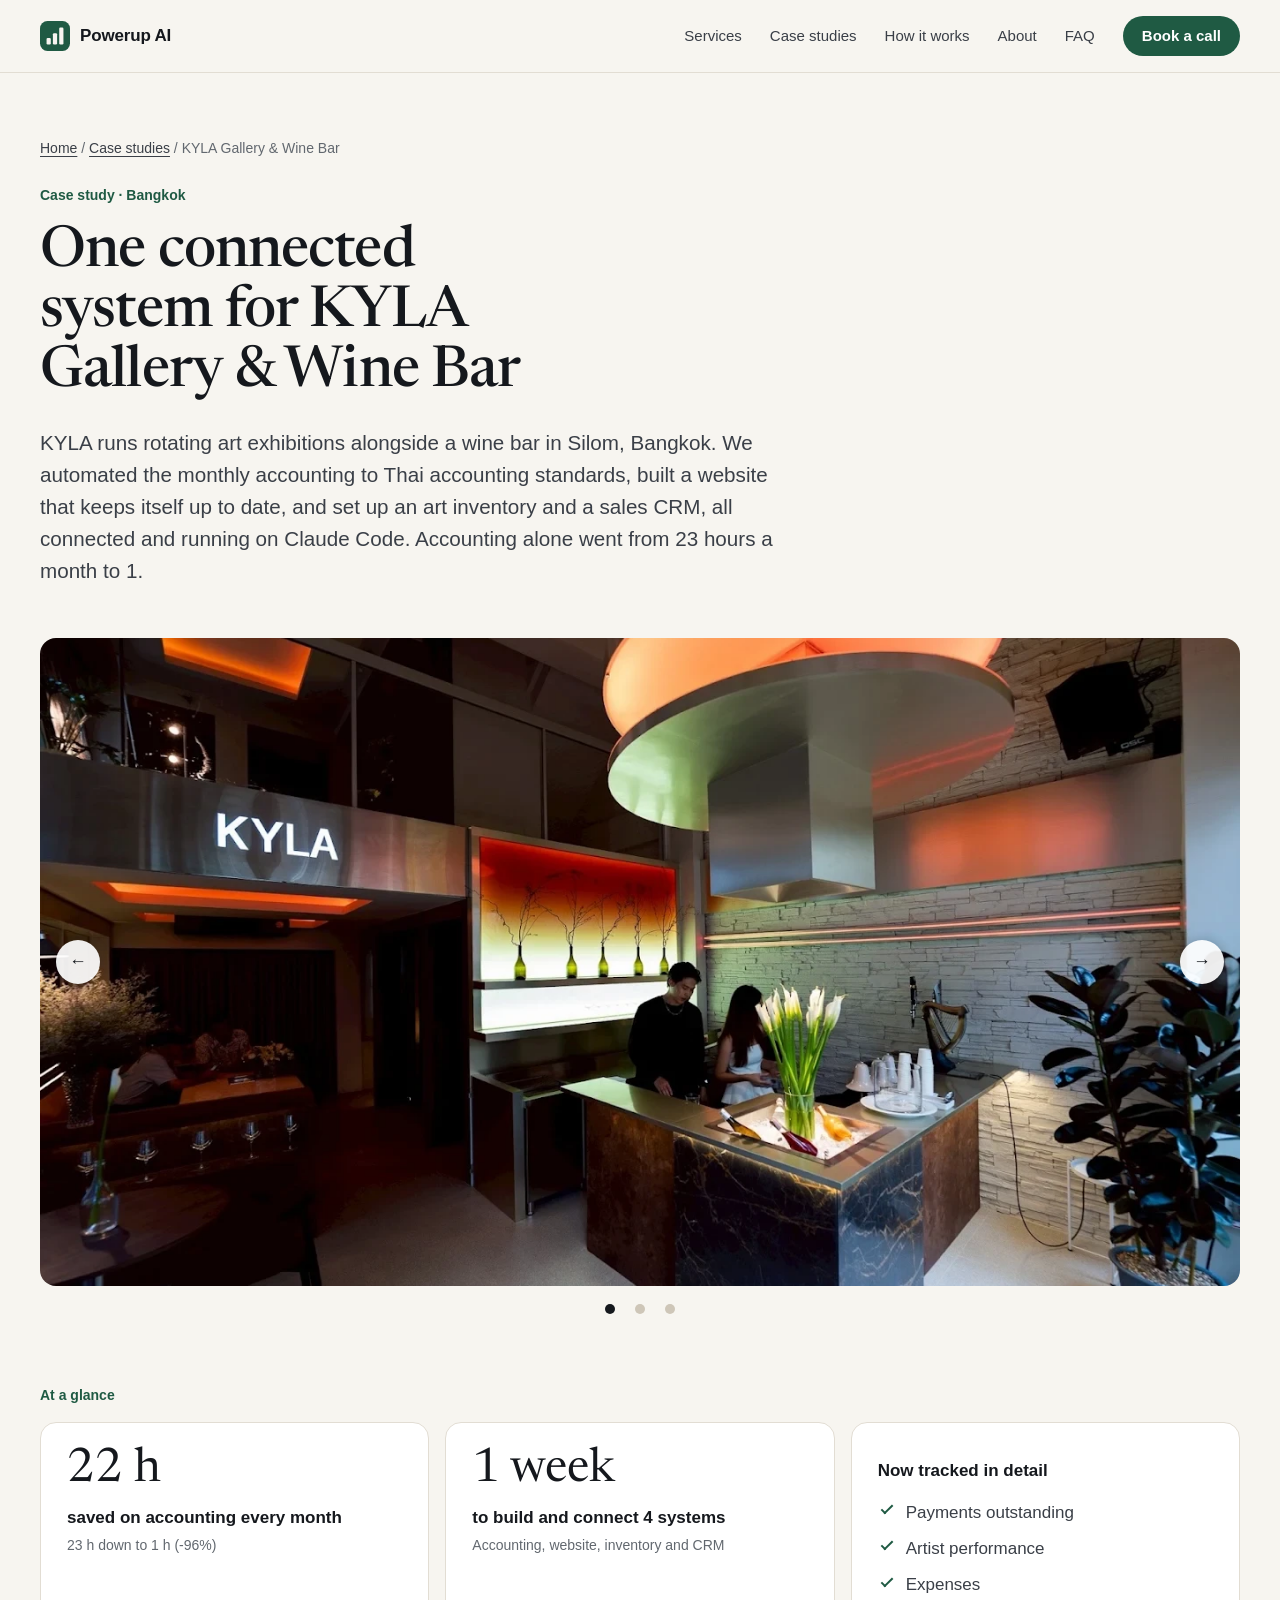
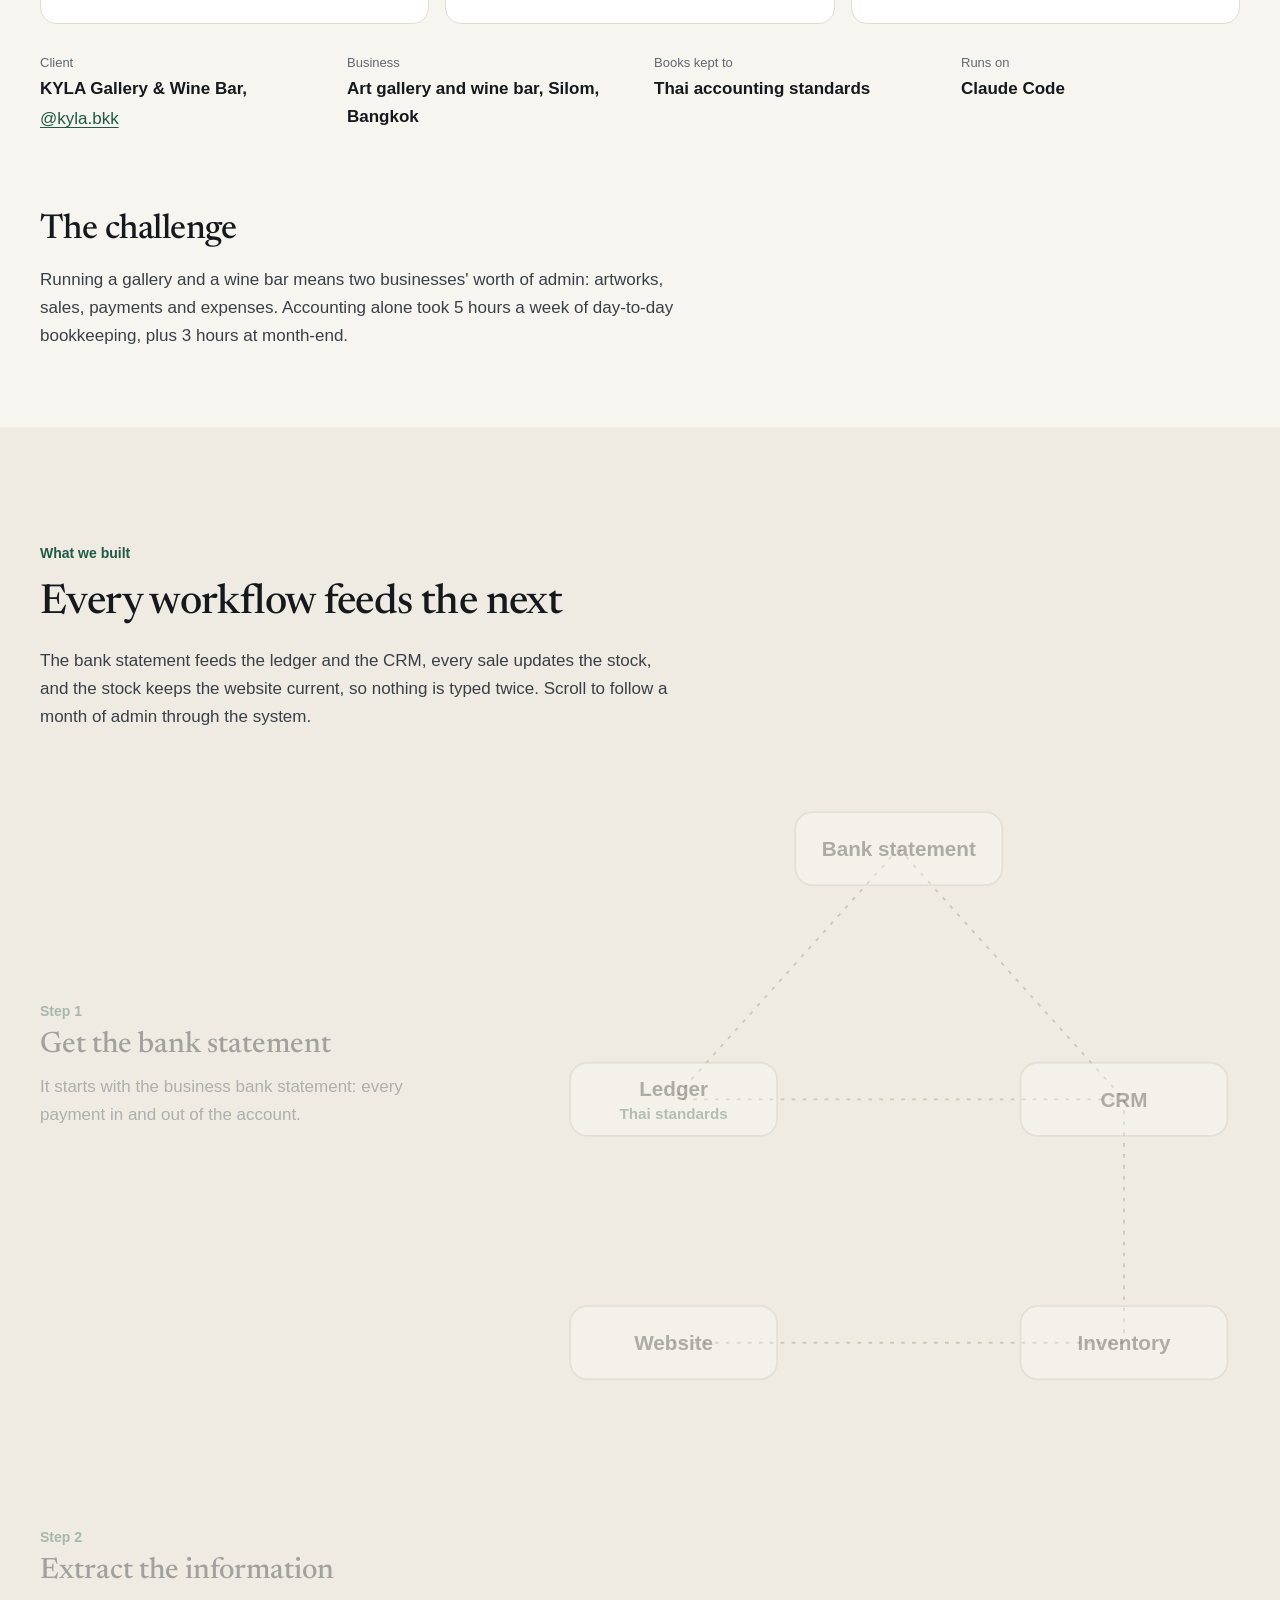
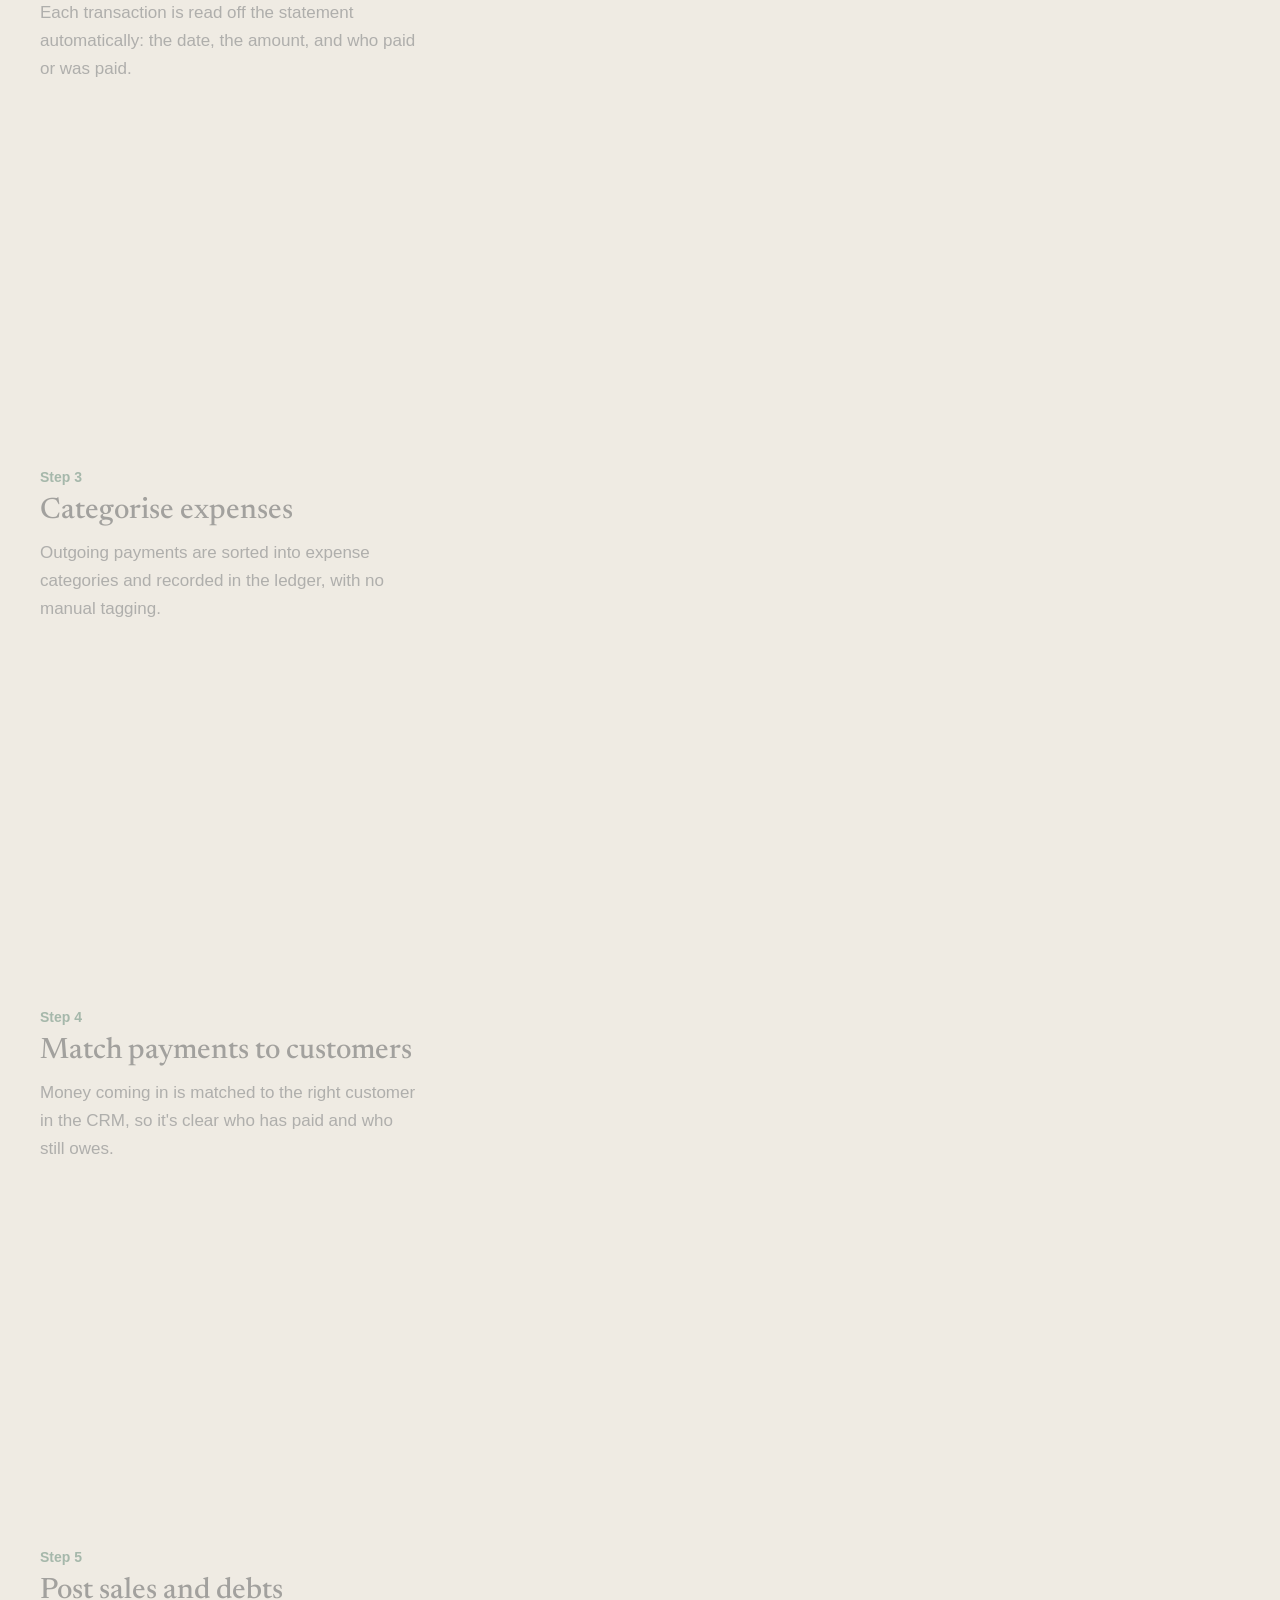
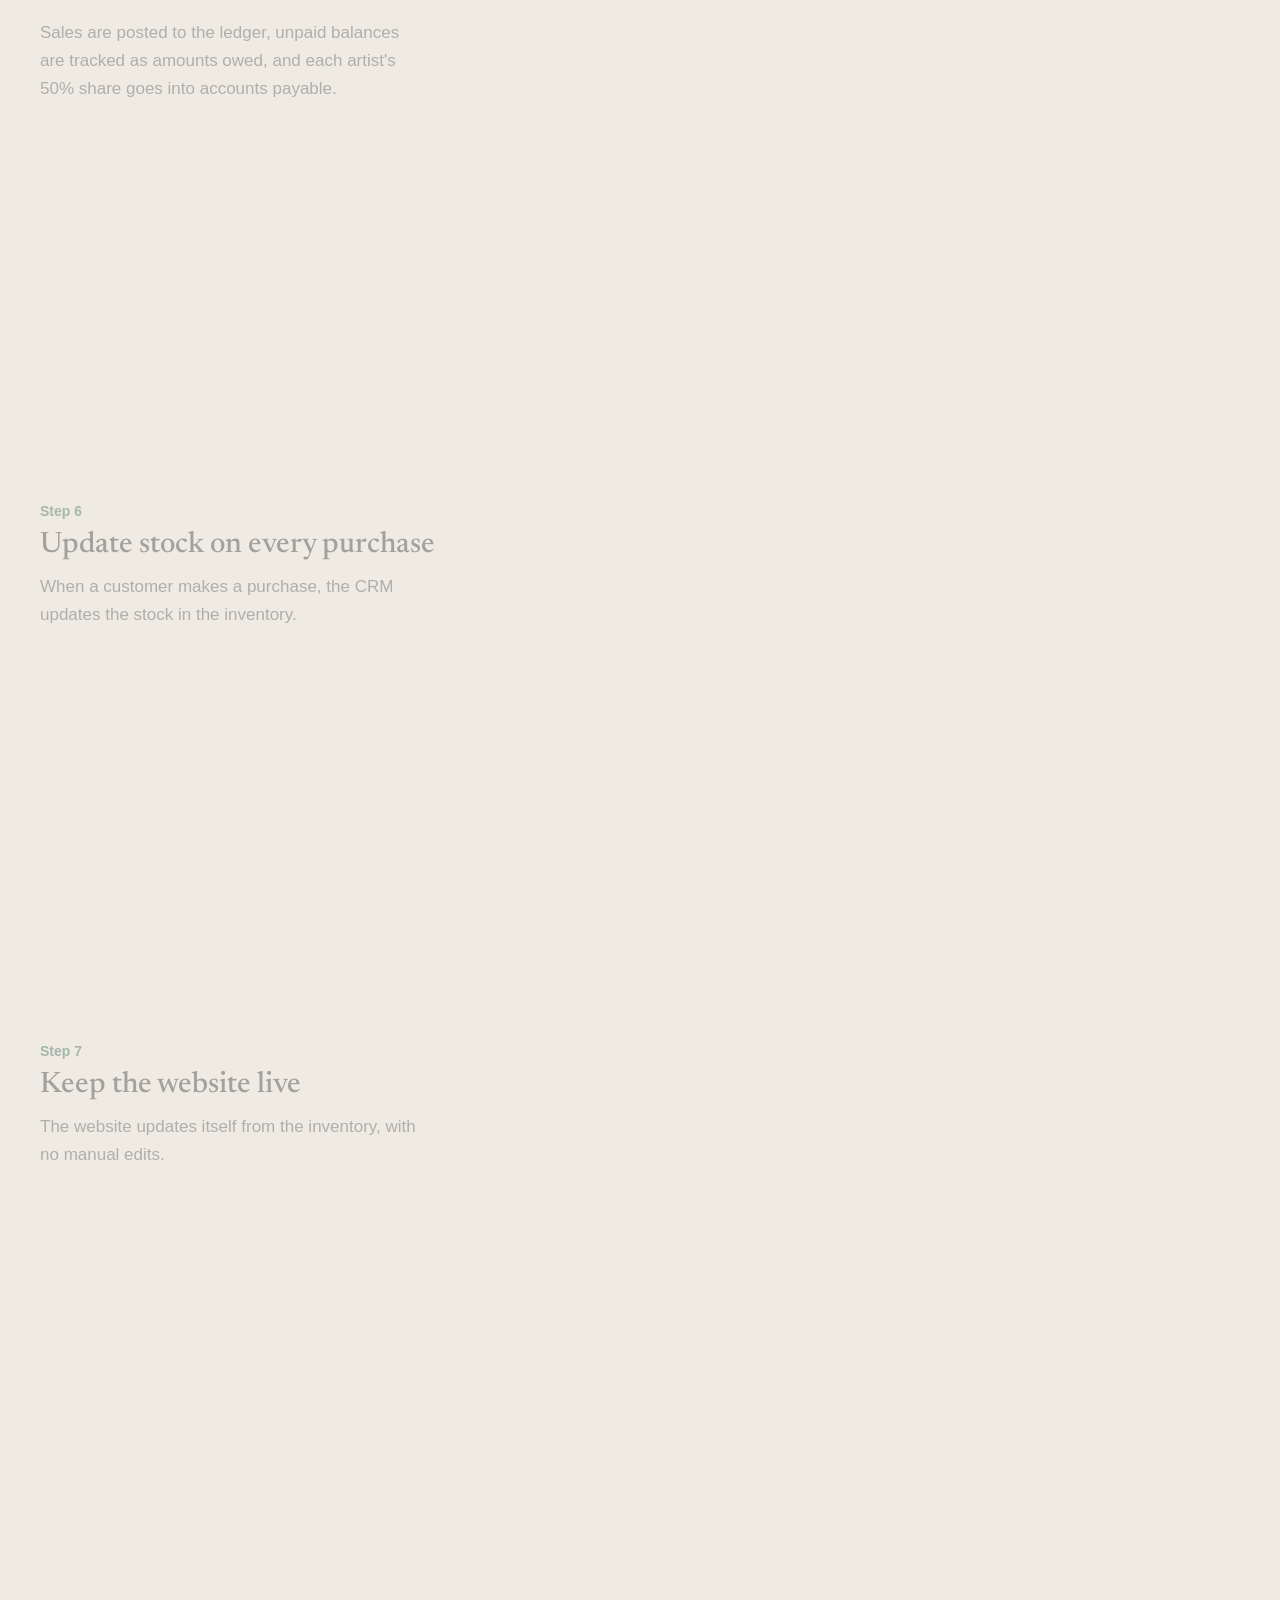
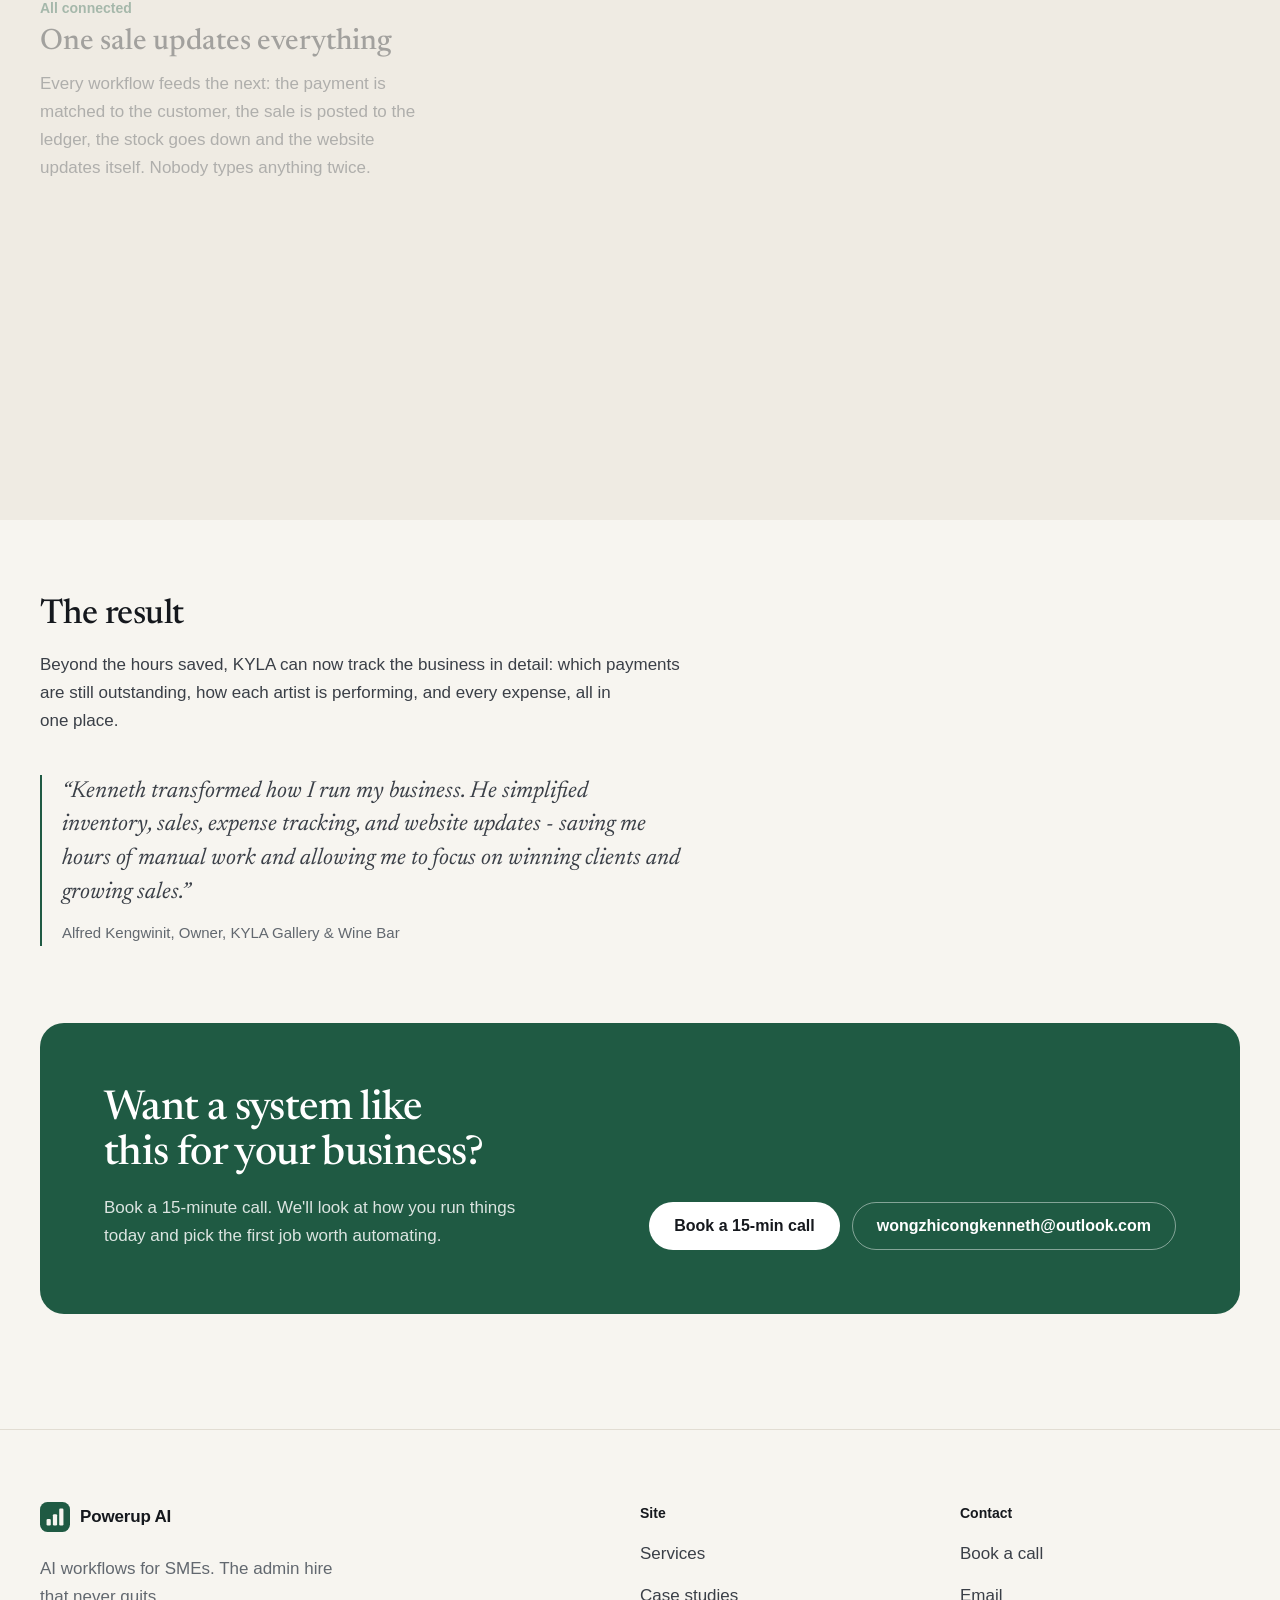
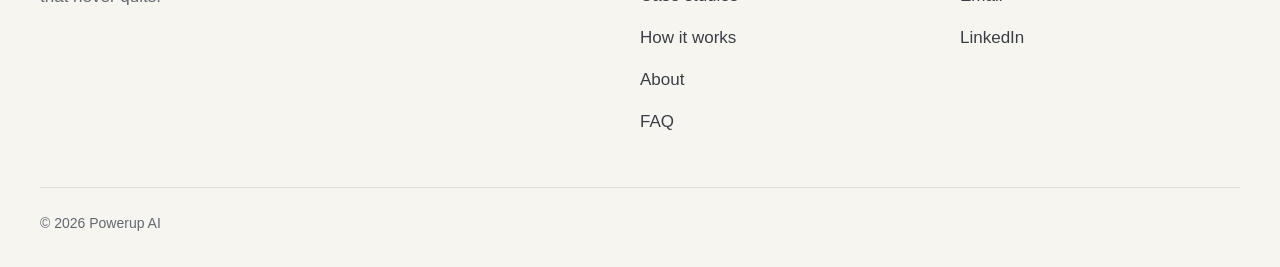
<file: work/case-study/index.html>
<!doctype html>
<html lang="en">
<head>
  <meta charset="utf-8">
  <title>Moved: KYLA Gallery &amp; Wine Bar case study | Powerup AI</title>
  <!-- Old address of the KYLA case study (live 2026-09-26 to 2026-09-27). Kept so shared links still land. -->
  <meta name="robots" content="noindex">
  <link rel="canonical" href="https://kennethwzc.github.io/work/kyla/">
  <meta http-equiv="refresh" content="0; url=../kyla/">
  <script>location.replace('../kyla/' + location.hash);</script>
</head>
<body>
  <p>This case study has moved to <a href="../kyla/">kennethwzc.github.io/work/kyla/</a>.</p>
</body>
</html>
</file>
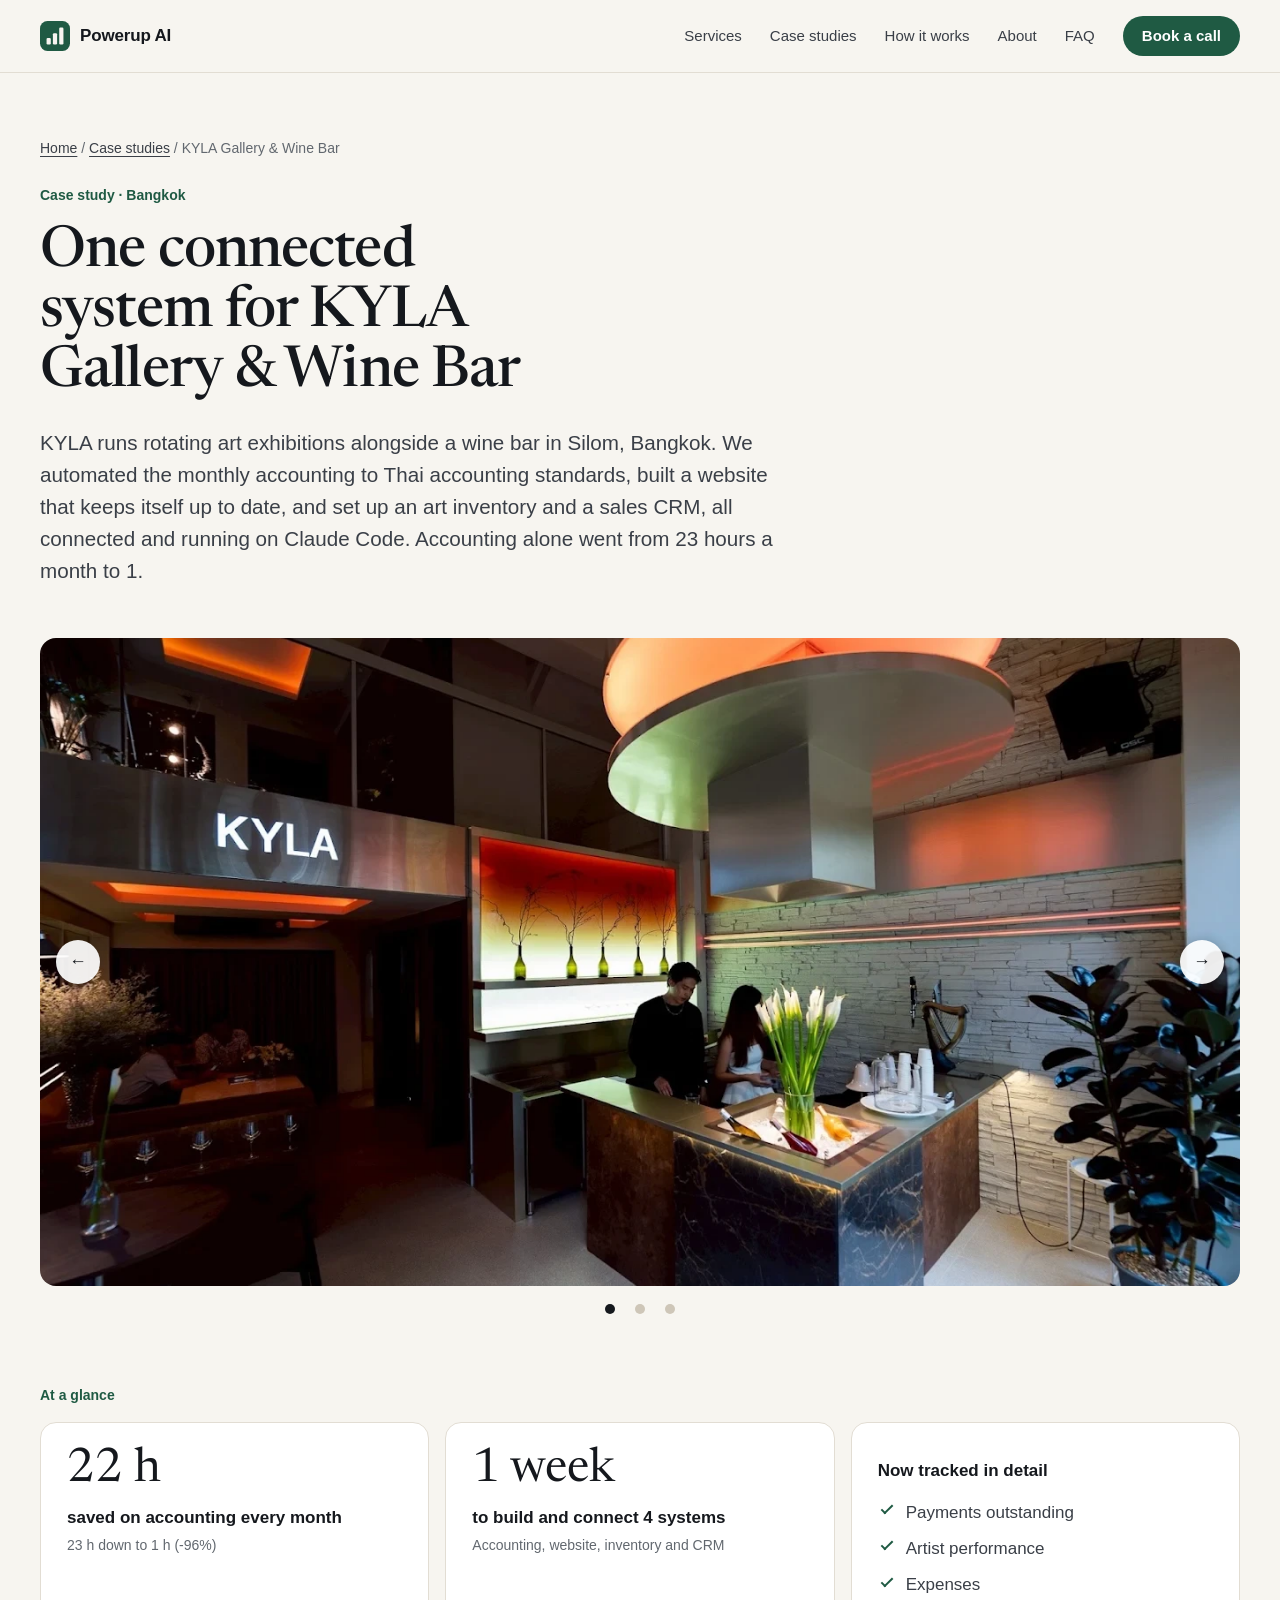
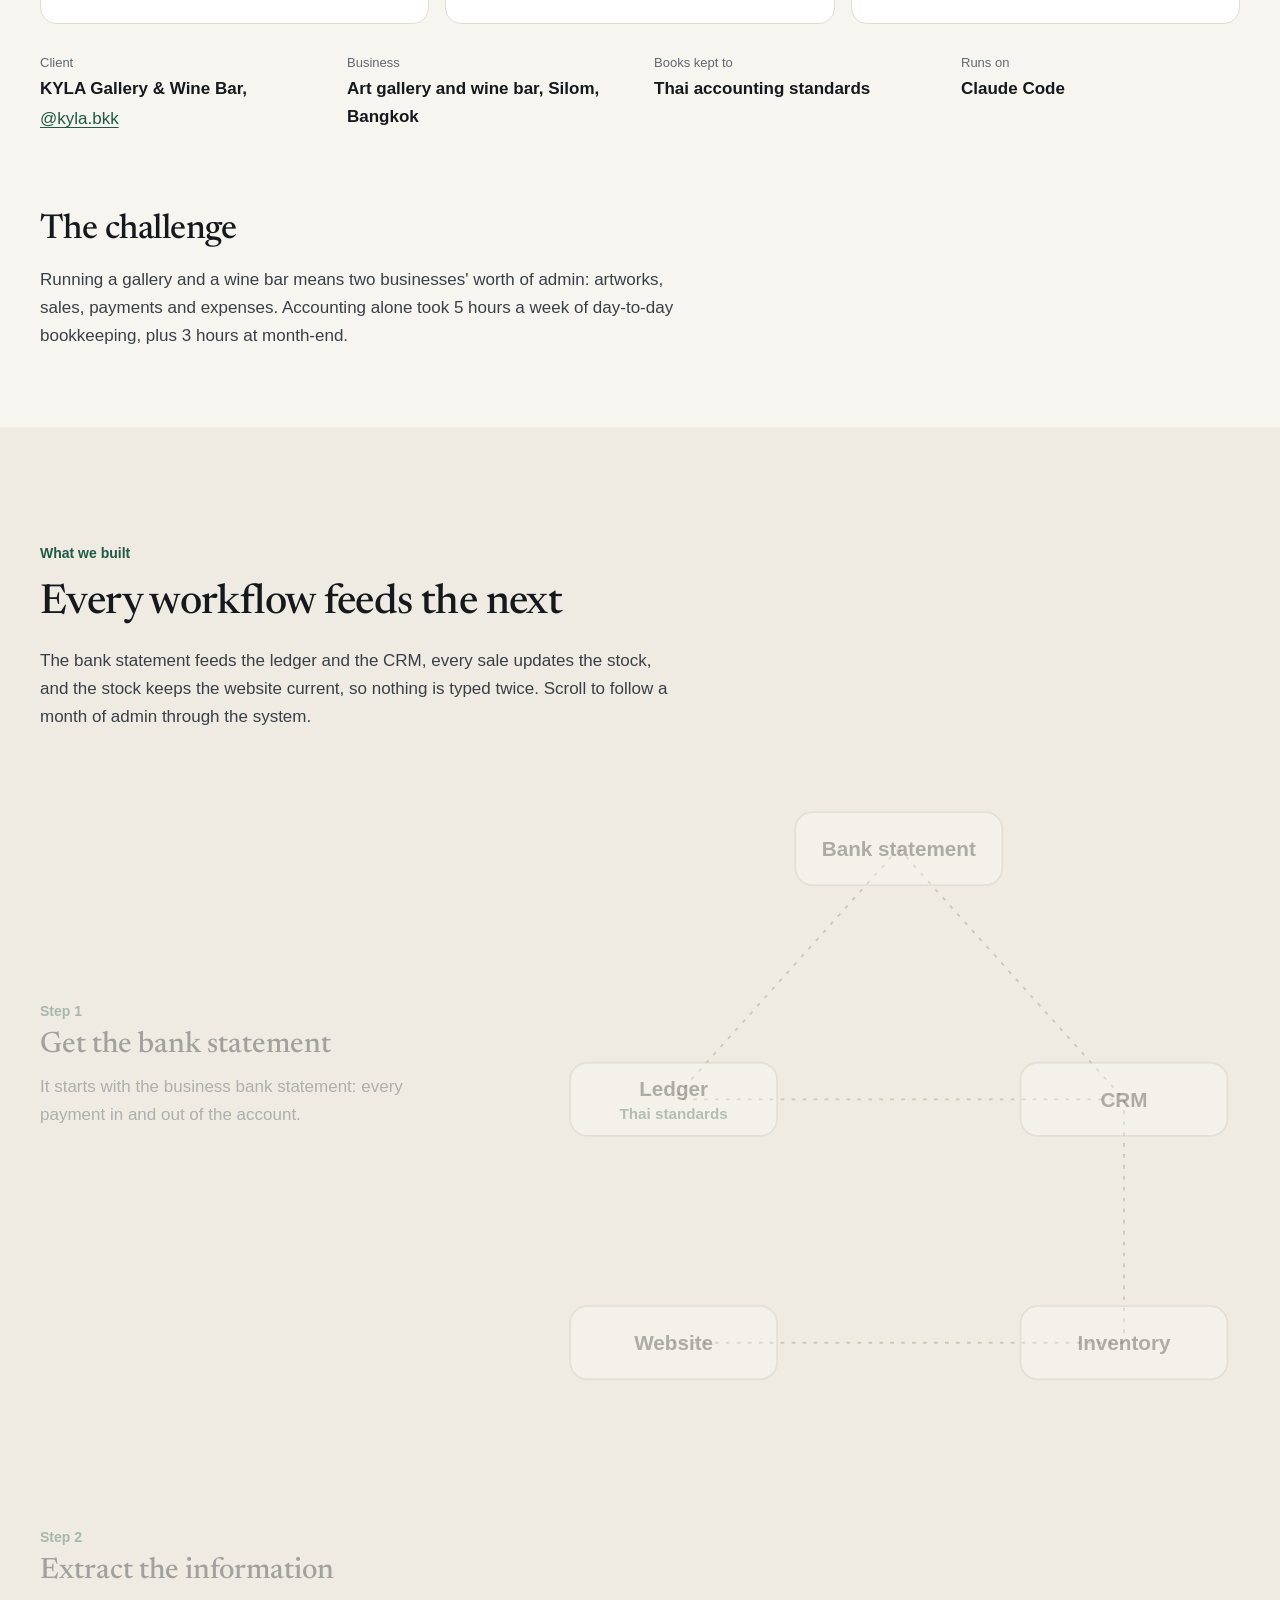
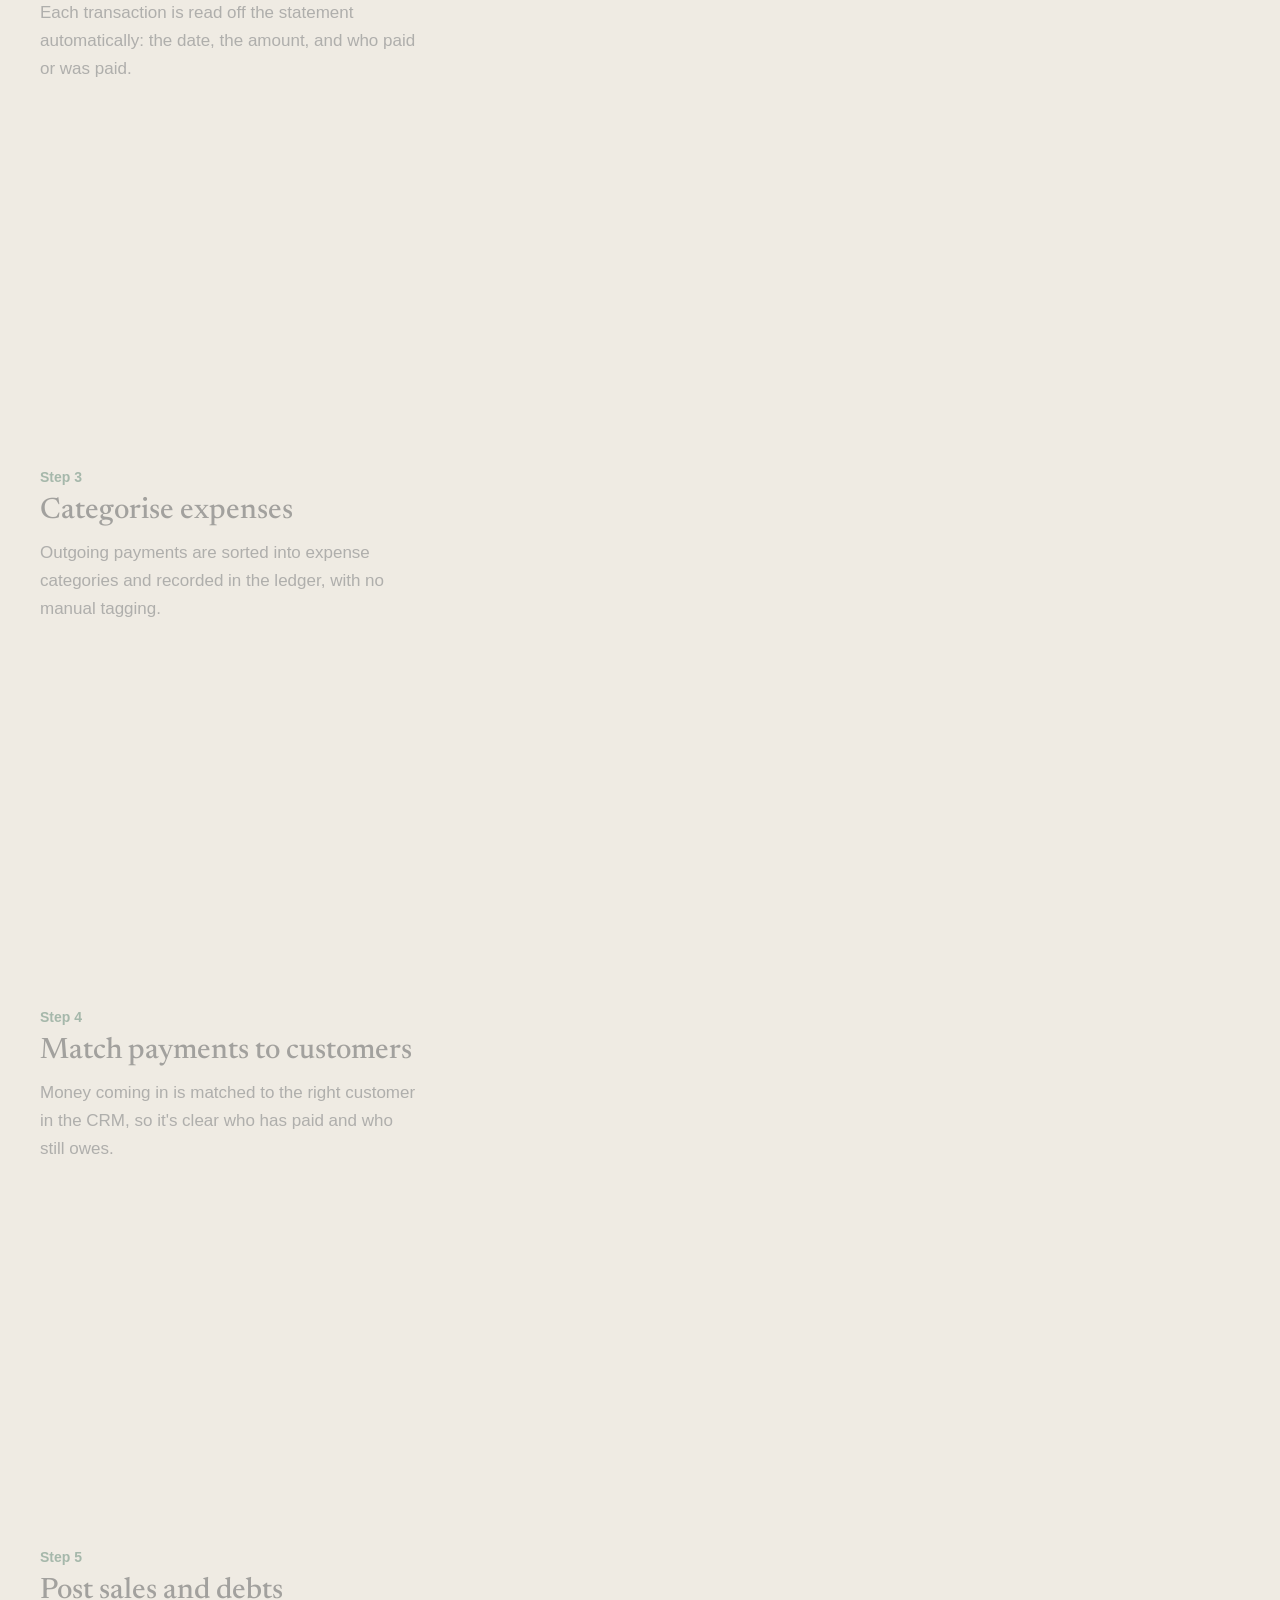
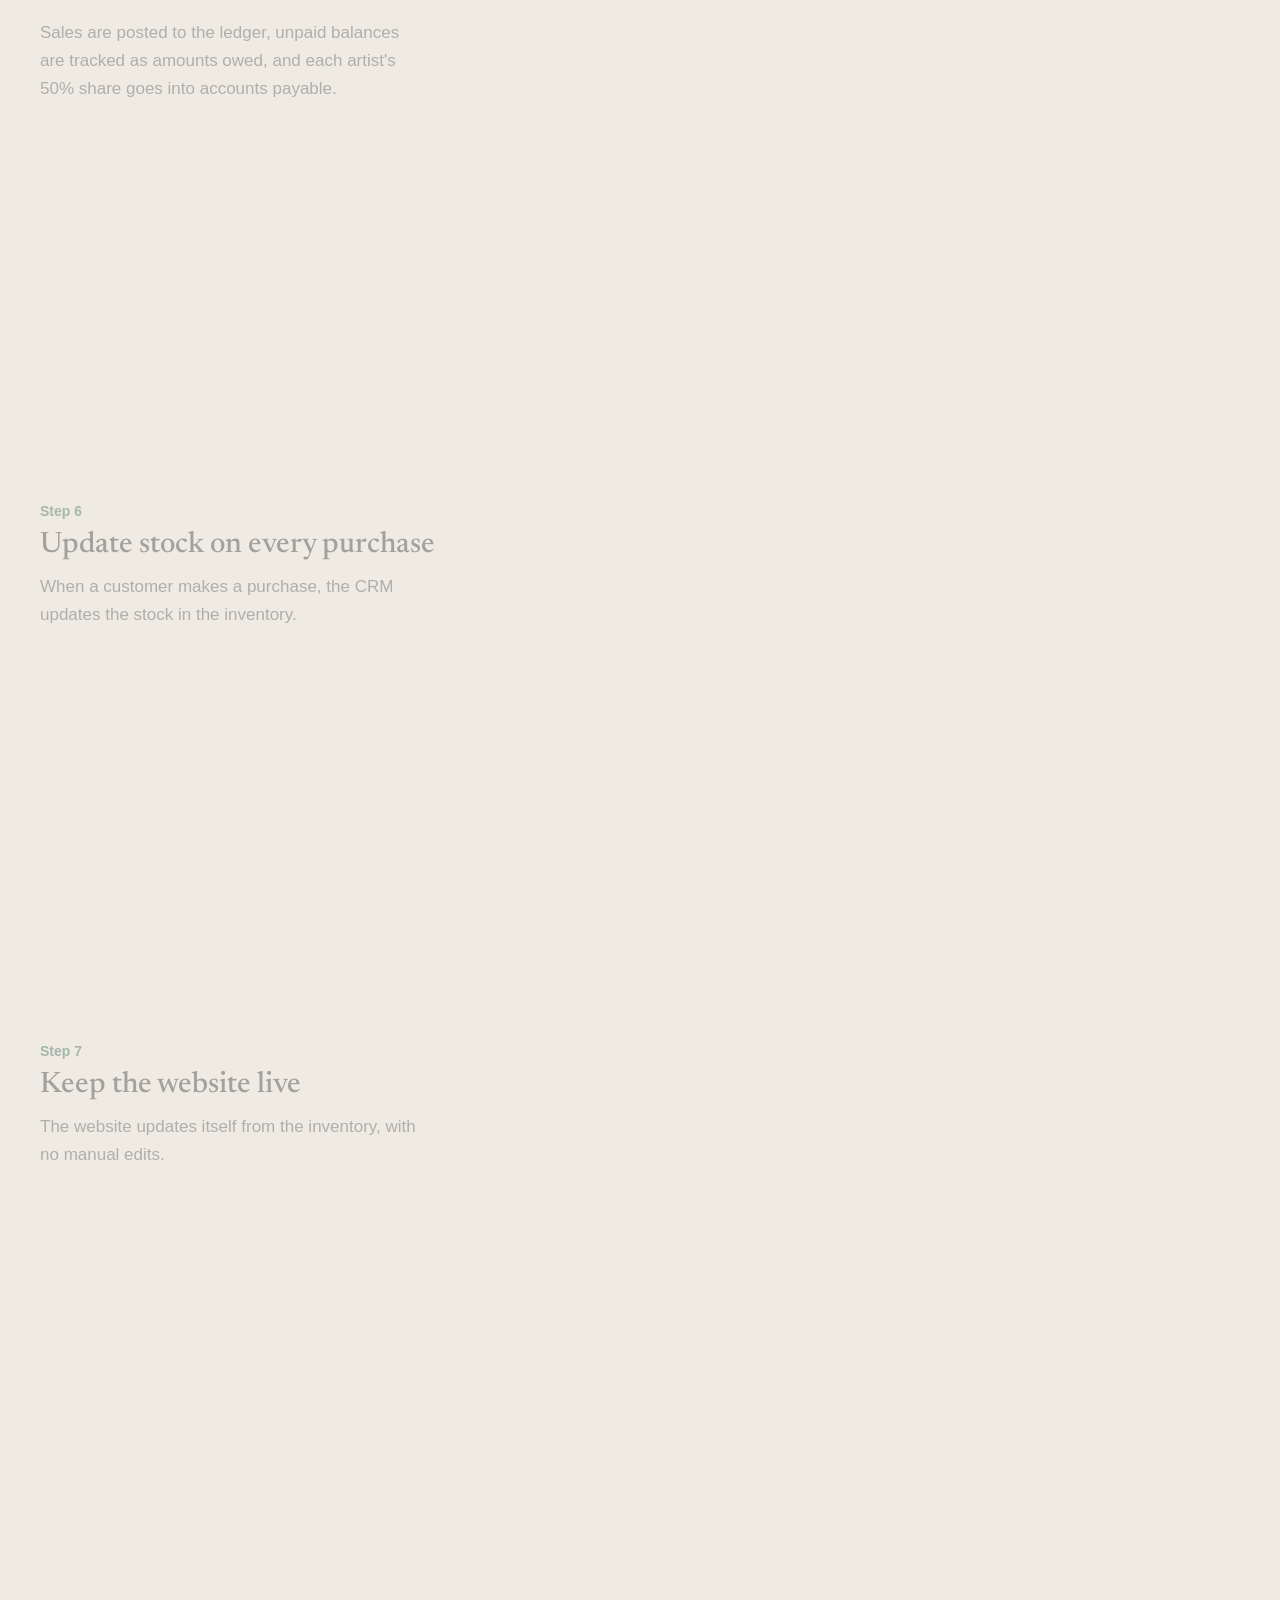
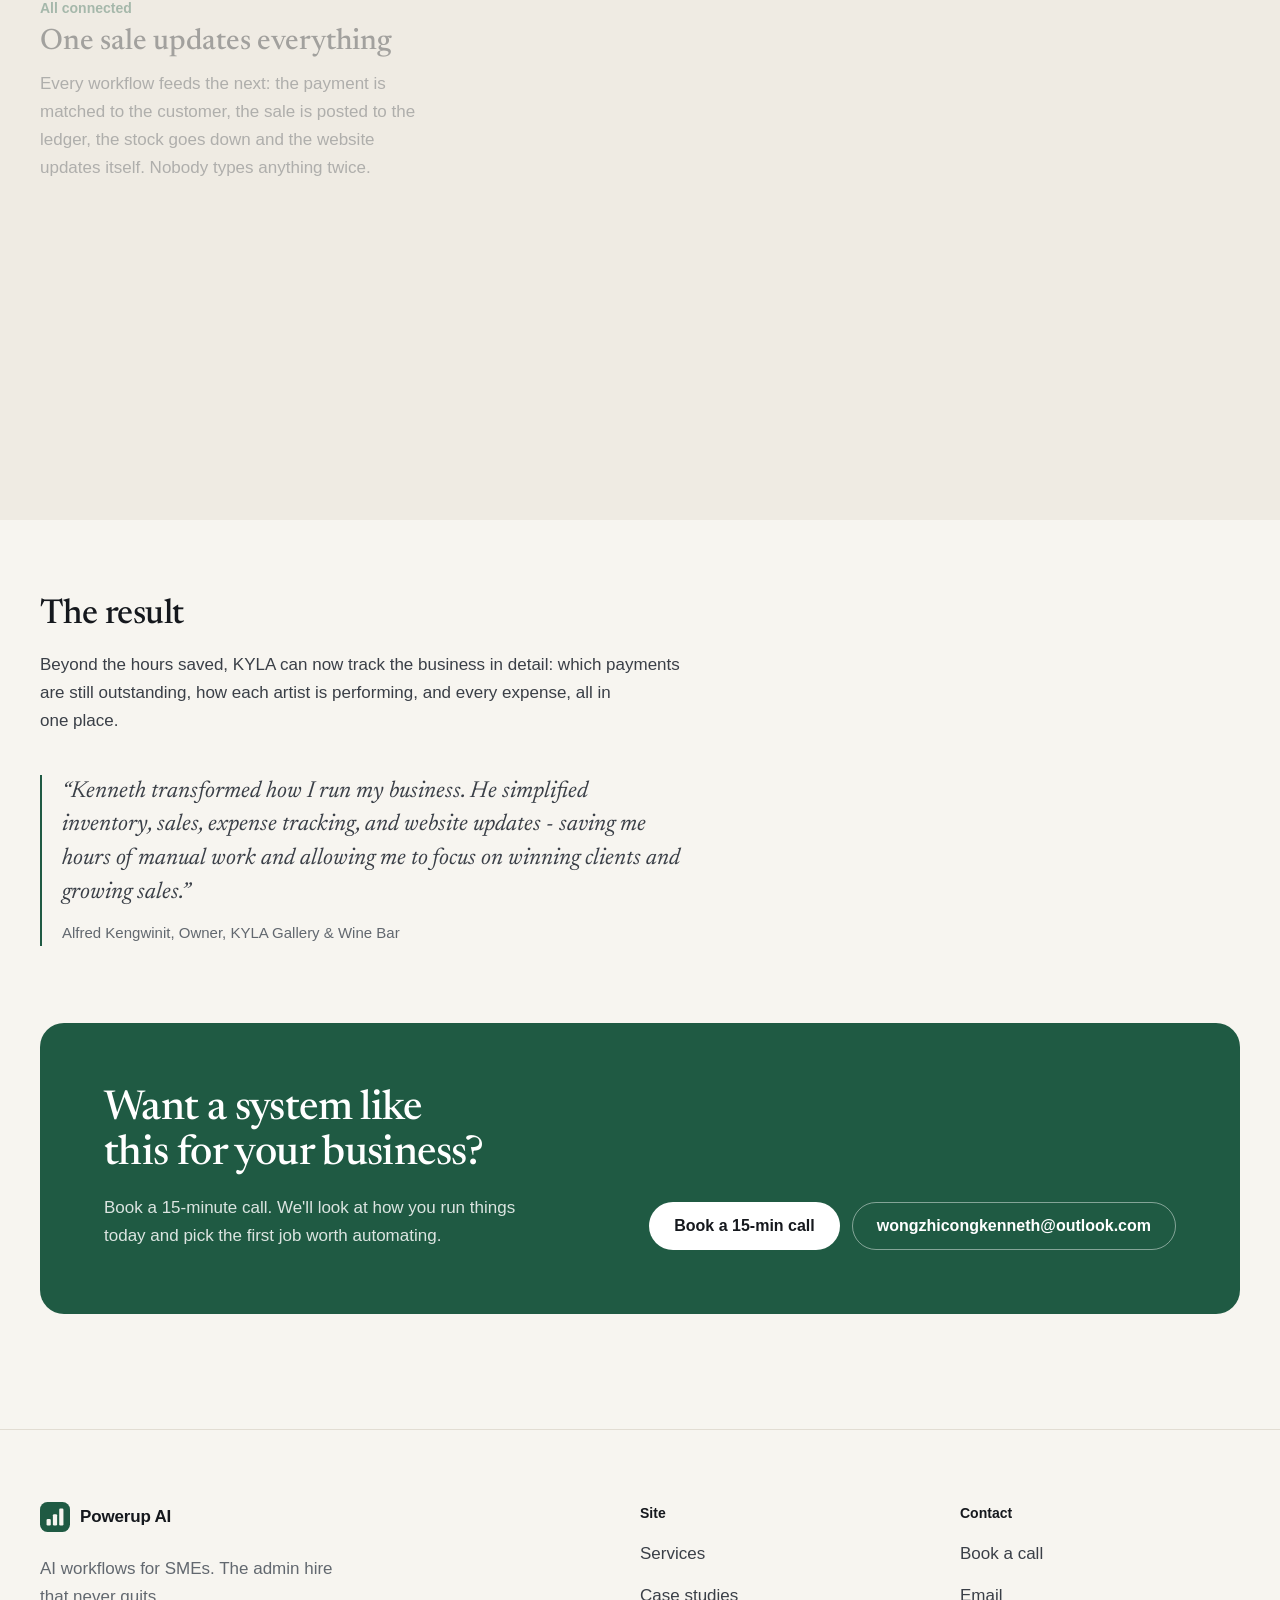
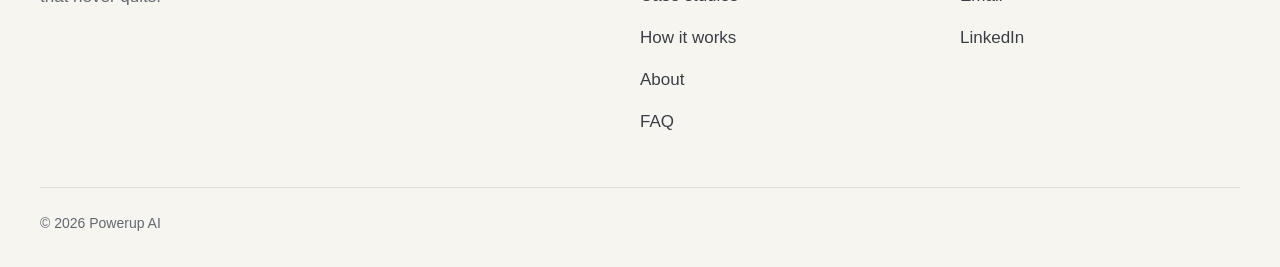
<file: work/kyla/index.html>
<!doctype html>
<html lang="en">
<head>
  <meta charset="utf-8">
  <meta name="viewport" content="width=device-width, initial-scale=1">
  <meta name="color-scheme" content="light">
  <meta name="theme-color" content="#f7f5f0">
  <title>Case study: KYLA Gallery &amp; Wine Bar | Powerup AI</title>
  <meta name="description" content="How Powerup AI automated the monthly accounting to Thai accounting standards, built a self-updating website, and connected an art inventory and sales CRM for KYLA Gallery &amp; Wine Bar in Bangkok, cutting accounting from 23 hours a month to 1.">
  <link rel="canonical" href="https://kennethwzc.github.io/work/kyla/">
  <meta property="og:type" content="article">
  <meta property="og:site_name" content="Powerup AI">
  <meta property="og:title" content="Case study: KYLA Gallery &amp; Wine Bar | Powerup AI">
  <meta property="og:description" content="Accounting, website, art inventory and sales CRM, built as one connected system in 1 week. Accounting time: 23 h a month down to 1 h.">
  <meta property="og:url" content="https://kennethwzc.github.io/work/kyla/">
  <meta property="og:image" content="https://kennethwzc.github.io/assets/img/og-image.png">
  <meta property="og:image:width" content="1200">
  <meta property="og:image:height" content="630">
  <meta name="twitter:card" content="summary_large_image">
  <link rel="icon" href="../../assets/img/mark.svg" type="image/svg+xml">
  <link rel="apple-touch-icon" href="../../assets/img/apple-touch-icon.png">
  <link rel="preconnect" href="https://fonts.googleapis.com">
  <link rel="preconnect" href="https://fonts.gstatic.com" crossorigin>
  <link rel="stylesheet" href="https://fonts.googleapis.com/css2?family=Newsreader:ital,opsz,wght@0,6..72,400..600;1,6..72,400..500&amp;display=swap">
  <link rel="stylesheet" href="../../assets/css/style.css">
  <script src="../../assets/js/site.js" defer></script>
</head>
<body>
  <a class="skip" href="#main">Skip to content</a>

  <header class="site-header">
    <div class="container nav">
      <a class="brand" href="../../">
        <img src="../../assets/img/mark.svg" alt="" width="30" height="30">
        <span>Powerup AI</span>
      </a>
      <nav class="nav-menu" id="site-menu" aria-label="Main">
        <ul>
          <li><a href="../../#services">Services</a></li>
          <li><a href="../">Case studies</a></li>
          <li><a href="../../#process">How it works</a></li>
          <li><a href="../../#about">About</a></li>
          <li><a href="../../#faq">FAQ</a></li>
        </ul>
      </nav>
      <div class="nav-actions">
        <a class="btn btn-primary btn-sm" href="mailto:wongzhicongkenneth@outlook.com?subject=15-minute%20call">Book a call</a>
        <button class="menu-toggle" type="button" aria-expanded="false" aria-controls="site-menu" aria-label="Menu">
          <svg viewBox="0 0 24 24" width="20" height="20" aria-hidden="true"><path class="bar-1" d="M4 8h16" stroke="currentColor" stroke-width="1.8" stroke-linecap="round"/><path class="bar-2" d="M4 16h16" stroke="currentColor" stroke-width="1.8" stroke-linecap="round"/></svg>
        </button>
      </div>
    </div>
  </header>

  <main id="main">
    <section class="page-hero">
      <div class="container">
        <p class="crumb"><a href="../../">Home</a> <span aria-hidden="true">/</span> <a href="../">Case studies</a> <span aria-hidden="true">/</span> KYLA Gallery &amp; Wine Bar</p>
        <p class="label">Case study &middot; Bangkok</p>
        <h1>One connected system for KYLA Gallery &amp; Wine Bar</h1>
        <p class="lede">KYLA runs rotating art exhibitions alongside a wine bar in Silom, Bangkok. We automated the monthly accounting to Thai accounting standards, built a website that keeps itself up to date, and set up an art inventory and a sales CRM, all connected and running on Claude Code. Accounting alone went from 23 hours a month to 1.</p>
      </div>
    </section>

    <div class="container">
      <div class="carousel" role="region" aria-roledescription="carousel" aria-label="Photos of KYLA Gallery &amp; Wine Bar">
        <div class="carousel-frame">
          <div class="carousel-track" tabindex="0">
            <figure class="slide" role="group" aria-roledescription="slide" aria-label="1 of 3">
              <img src="../../assets/img/kyla-bar.webp" alt="The bar at KYLA, with its lit sign and marble counter" width="1360" height="906">
            </figure>
            <figure class="slide" role="group" aria-roledescription="slide" aria-label="2 of 3">
              <img src="../../assets/img/kyla-gallery.webp" alt="Paintings on show in KYLA's gallery" width="1360" height="906" loading="lazy">
            </figure>
            <figure class="slide" role="group" aria-roledescription="slide" aria-label="3 of 3">
              <img class="crop-low" src="../../assets/img/kyla-exterior.webp" alt="KYLA's storefront at night, with window lettering for the art gallery and natural wine bar" width="765" height="1020" loading="lazy">
            </figure>
          </div>
          <button class="carousel-btn prev" type="button" aria-label="Previous photo">&larr;</button>
          <button class="carousel-btn next" type="button" aria-label="Next photo">&rarr;</button>
        </div>
        <div class="carousel-dots">
          <button type="button" aria-label="Photo 1"></button>
          <button type="button" aria-label="Photo 2"></button>
          <button type="button" aria-label="Photo 3"></button>
        </div>
      </div>
    </div>

    <section class="container glance" aria-labelledby="glance-title">
      <h2 class="label glance-title" id="glance-title">At a glance</h2>
      <ul class="stat-tiles">
        <li class="stat-tile">
          <p class="stat-value">22 h</p>
          <p class="stat-label">saved on accounting every month</p>
          <p class="stat-note">23 h down to 1 h (-96%)</p>
        </li>
        <li class="stat-tile">
          <p class="stat-value">1 week</p>
          <p class="stat-label">to build and connect 4 systems</p>
          <p class="stat-note">Accounting, website, inventory and CRM</p>
        </li>
        <li class="stat-tile">
          <p class="stat-label">Now tracked in detail</p>
          <ul class="check-list">
            <li>Payments outstanding</li>
            <li>Artist performance</li>
            <li>Expenses</li>
          </ul>
        </li>
      </ul>
      <dl class="facts">
        <div><dt>Client</dt><dd>KYLA Gallery &amp; Wine Bar, <a href="https://www.instagram.com/kyla.bkk" target="_blank" rel="noopener">@kyla.bkk</a></dd></div>
        <div><dt>Business</dt><dd>Art gallery and wine bar, Silom, Bangkok</dd></div>
        <div><dt>Books kept to</dt><dd>Thai accounting standards</dd></div>
        <div><dt>Runs on</dt><dd>Claude Code</dd></div>
      </dl>
    </section>

    <div class="container">
      <div class="prose">
        <h2>The challenge</h2>
        <p>Running a gallery and a wine bar means two businesses' worth of admin: artworks, sales, payments and expenses. Accounting alone took 5 hours a week of day-to-day bookkeeping, plus 3 hours at month-end.</p>
      </div>
    </div>

    <section class="section section-tint" id="built" aria-labelledby="built-title">
      <div class="container">
        <div class="section-head">
          <p class="label">What we built</p>
          <h2 id="built-title">Every workflow feeds the next</h2>
          <p>The bank statement feeds the ledger and the CRM, every sale updates the stock, and the stock keeps the website current, so nothing is typed twice. Scroll to follow a month of admin through the system.</p>
        </div>
        <div class="scrolly">
          <div class="scrolly-graphic">
            <svg class="flow-svg" viewBox="0 0 560 500" role="img" aria-labelledby="flow-title">
              <title id="flow-title">How KYLA's workflows connect: the bank statement feeds the ledger, where expenses are categorised, and the CRM, where payments are matched to customers. The CRM posts sales and debts to the ledger, kept to Thai accounting standards, and updates the stock in the inventory, which keeps the website up to date.</title>
              <g class="rails">
                <path d="M280 44L95 250"/>
                <path d="M280 44L465 250"/>
                <path d="M465 250L95 250"/>
                <path d="M465 250L465 450"/>
                <path d="M465 450L95 450"/>
              </g>
              <path class="link" id="bl" data-step="3" pathLength="1" d="M280 44L95 250"/>
              <path class="link" id="bc" data-step="4" pathLength="1" d="M280 44L465 250"/>
              <path class="link" id="cl" data-step="5" pathLength="1" d="M465 250L95 250"/>
              <path class="link" id="ci" data-step="6" pathLength="1" d="M465 250L465 450"/>
              <path class="link" id="iw" data-step="7" pathLength="1" d="M465 450L95 450"/>
              <circle class="pulse" data-step="3" data-now="3 8" r="5"><animateMotion dur="1.6s" repeatCount="indefinite"><mpath href="#bl"/></animateMotion></circle>
              <circle class="pulse" data-step="4" data-now="4 8" r="5"><animateMotion dur="1.6s" repeatCount="indefinite"><mpath href="#bc"/></animateMotion></circle>
              <circle class="pulse" data-step="5" data-now="5 8" r="5"><animateMotion dur="1.6s" repeatCount="indefinite"><mpath href="#cl"/></animateMotion></circle>
              <circle class="pulse" data-step="6" data-now="6 8" r="5"><animateMotion dur="1.6s" repeatCount="indefinite"><mpath href="#ci"/></animateMotion></circle>
              <circle class="pulse" data-step="7" data-now="7 8" r="5"><animateMotion dur="1.6s" repeatCount="indefinite"><mpath href="#iw"/></animateMotion></circle>
              <g class="node" data-step="1" data-now="1 2 8"><rect x="195" y="14" width="170" height="60" rx="14"/><text x="280" y="44">Bank statement</text></g>
              <g class="node" data-step="3" data-now="3 5 8"><rect x="10" y="220" width="170" height="60" rx="14"/><text x="95" y="241">Ledger</text><text class="sub" x="95" y="262">Thai standards</text></g>
              <g class="node" data-step="4" data-now="4 8"><rect x="380" y="220" width="170" height="60" rx="14"/><text x="465" y="250">CRM</text></g>
              <g class="node" data-step="6" data-now="6 8"><rect x="380" y="420" width="170" height="60" rx="14"/><text x="465" y="450">Inventory</text></g>
              <g class="node" data-step="7" data-now="7 8"><rect x="10" y="420" width="170" height="60" rx="14"/><text x="95" y="450">Website</text></g>
              <g class="tag" data-step="2"><rect x="210" y="99" width="140" height="26" rx="13"/><text x="280" y="112">Transactions extracted</text></g>
              <g class="tag" data-step="3"><rect x="95" y="159" width="140" height="26" rx="13"/><text x="165" y="172">Expenses categorised</text></g>
              <g class="tag" data-step="4"><rect x="325" y="159" width="140" height="26" rx="13"/><text x="395" y="172">Payments matched</text></g>
              <g class="tag" data-step="5"><rect x="210" y="237" width="140" height="26" rx="13"/><text x="280" y="250">Sales &amp; debts posted</text></g>
              <g class="tag" data-step="6"><rect x="395" y="337" width="140" height="26" rx="13"/><text x="465" y="350">Stock updated</text></g>
              <g class="tag" data-step="7"><rect x="210" y="437" width="140" height="26" rx="13"/><text x="280" y="450">Self-updating</text></g>
            </svg>
          </div>
          <ol class="scrolly-steps">
            <li class="scrolly-step">
              <p class="step-kicker">Step 1</p>
              <h3>Get the bank statement</h3>
              <p>It starts with the business bank statement: every payment in and out of the account.</p>
            </li>
            <li class="scrolly-step">
              <p class="step-kicker">Step 2</p>
              <h3>Extract the information</h3>
              <p>Each transaction is read off the statement automatically: the date, the amount, and who paid or was paid.</p>
            </li>
            <li class="scrolly-step">
              <p class="step-kicker">Step 3</p>
              <h3>Categorise expenses</h3>
              <p>Outgoing payments are sorted into expense categories and recorded in the ledger, with no manual tagging.</p>
            </li>
            <li class="scrolly-step">
              <p class="step-kicker">Step 4</p>
              <h3>Match payments to customers</h3>
              <p>Money coming in is matched to the right customer in the CRM, so it's clear who has paid and who still owes.</p>
            </li>
            <li class="scrolly-step">
              <p class="step-kicker">Step 5</p>
              <h3>Post sales and debts</h3>
              <p>Sales are posted to the ledger, unpaid balances are tracked as amounts owed, and each artist's 50% share goes into accounts payable.</p>
            </li>
            <li class="scrolly-step">
              <p class="step-kicker">Step 6</p>
              <h3>Update stock on every purchase</h3>
              <p>When a customer makes a purchase, the CRM updates the stock in the inventory.</p>
            </li>
            <li class="scrolly-step">
              <p class="step-kicker">Step 7</p>
              <h3>Keep the website live</h3>
              <p>The website updates itself from the inventory, with no manual edits.</p>
            </li>
            <li class="scrolly-step">
              <p class="step-kicker">All connected</p>
              <h3>One sale updates everything</h3>
              <p>Every workflow feeds the next: the payment is matched to the customer, the sale is posted to the ledger, the stock goes down and the website updates itself. Nobody types anything twice.</p>
            </li>
          </ol>
        </div>
      </div>
    </section>

    <div class="container">
      <div class="prose">
        <h2>The result</h2>
        <p>Beyond the hours saved, KYLA can now track the business in detail: which payments are still outstanding, how each artist is performing, and every expense, all in one place.</p>
        <figure class="quote">
          <blockquote><p>&ldquo;Kenneth transformed how I run my business. He simplified inventory, sales, expense tracking, and website updates - saving me hours of manual work and allowing me to focus on winning clients and growing sales.&rdquo;</p></blockquote>
          <figcaption>Alfred Kengwinit, Owner, KYLA Gallery &amp; Wine Bar</figcaption>
        </figure>
      </div>
    </div>

    <section class="section-cta">
      <div class="container">
        <div class="cta-block">
          <div>
            <h2>Want a system like this for your business?</h2>
            <p>Book a 15-minute call. We'll look at how you run things today and pick the first job worth automating.</p>
          </div>
          <div class="actions">
            <a class="btn btn-light" href="mailto:wongzhicongkenneth@outlook.com?subject=15-minute%20call">Book a 15-min call</a>
            <a class="btn btn-outline-light" href="mailto:wongzhicongkenneth@outlook.com">wongzhicongkenneth@outlook.com</a>
          </div>
        </div>
      </div>
    </section>
  </main>

  <footer class="site-footer">
    <div class="container footer-grid">
      <div class="footer-brand">
        <a class="brand" href="../../">
          <img src="../../assets/img/mark.svg" alt="" width="30" height="30">
          <span>Powerup AI</span>
        </a>
        <p>AI workflows for SMEs. The admin hire that never quits.</p>
      </div>
      <nav aria-label="Footer">
        <p class="footer-title">Site</p>
        <ul>
          <li><a href="../../#services">Services</a></li>
          <li><a href="../">Case studies</a></li>
          <li><a href="../../#process">How it works</a></li>
          <li><a href="../../#about">About</a></li>
          <li><a href="../../#faq">FAQ</a></li>
        </ul>
      </nav>
      <div>
        <p class="footer-title">Contact</p>
        <ul>
          <li><a href="mailto:wongzhicongkenneth@outlook.com?subject=15-minute%20call">Book a call</a></li>
          <li><a href="mailto:wongzhicongkenneth@outlook.com">Email</a></li>
          <li><a href="https://www.linkedin.com/in/kenneth20306/" target="_blank" rel="noopener">LinkedIn</a></li>
        </ul>
      </div>
    </div>
    <div class="container footer-bottom">
      <p>&copy; 2026 Powerup AI</p>
    </div>
  </footer>
</body>
</html>
</file>
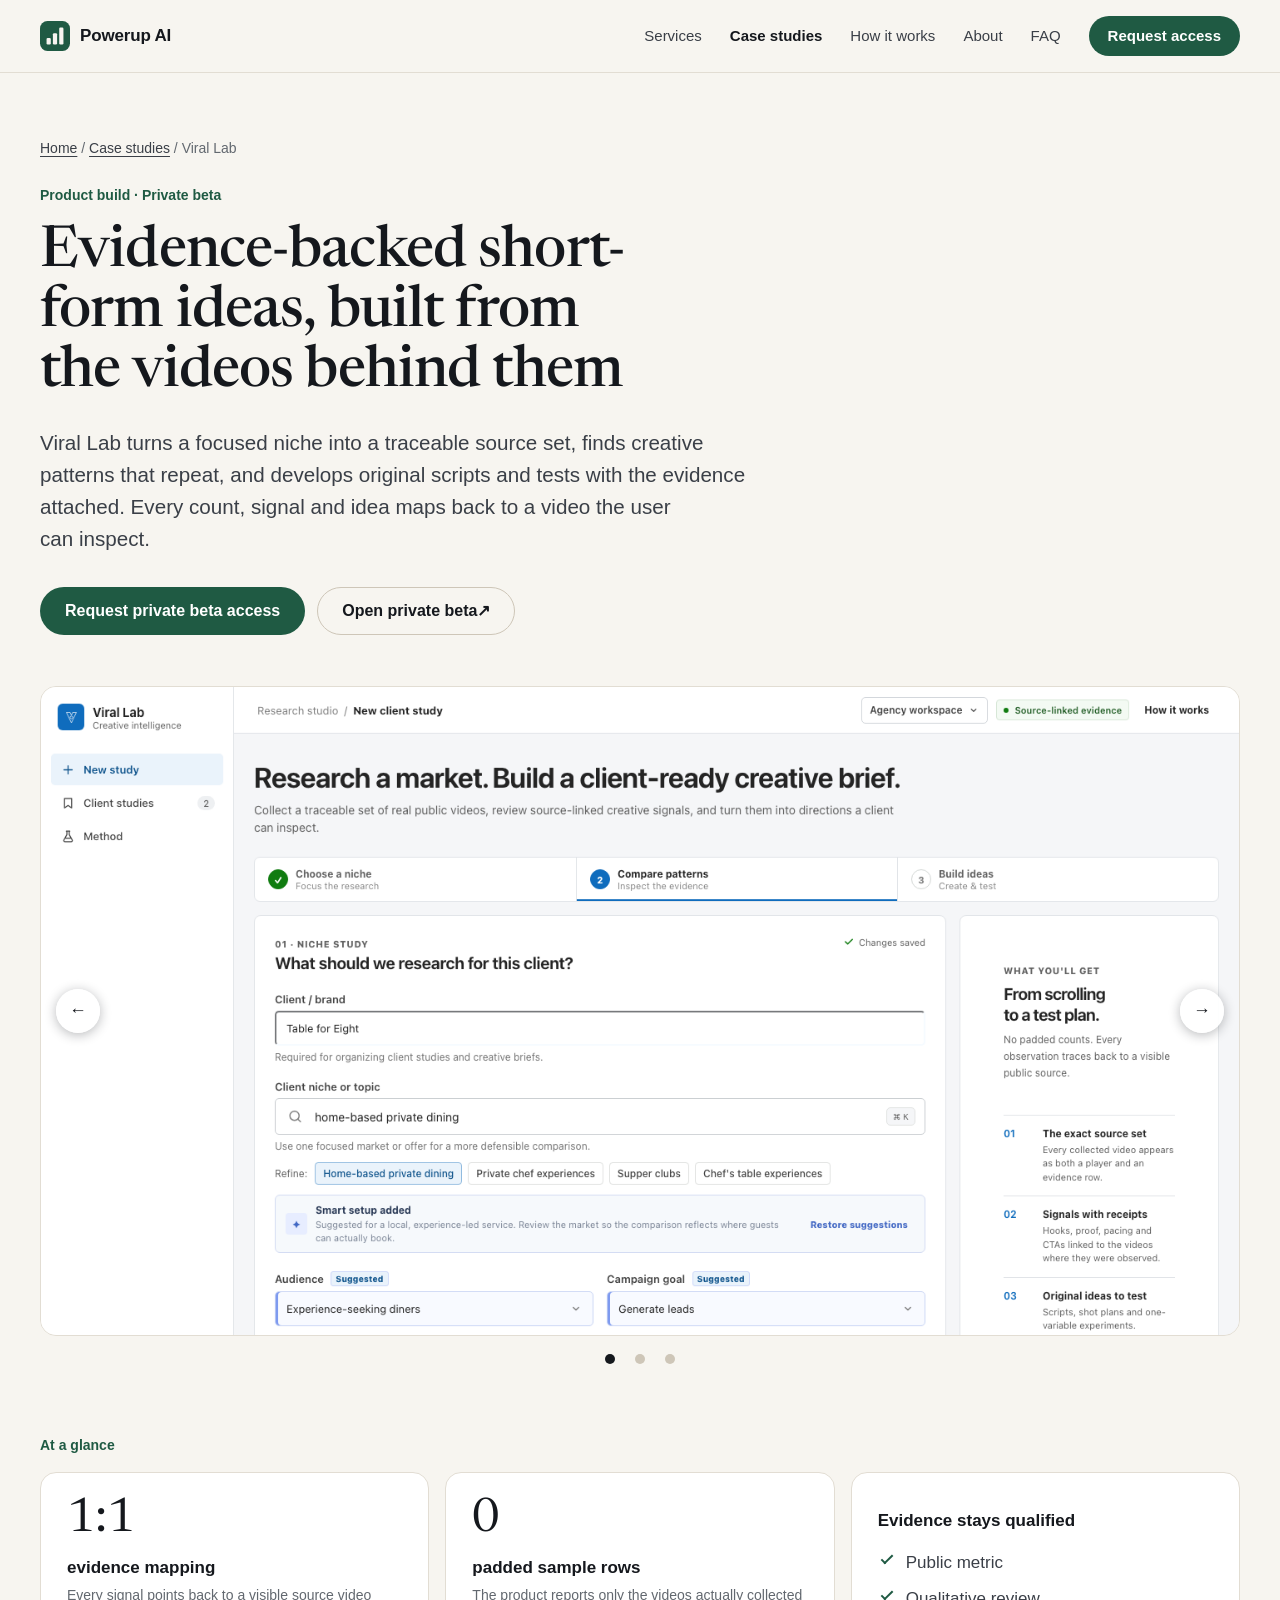
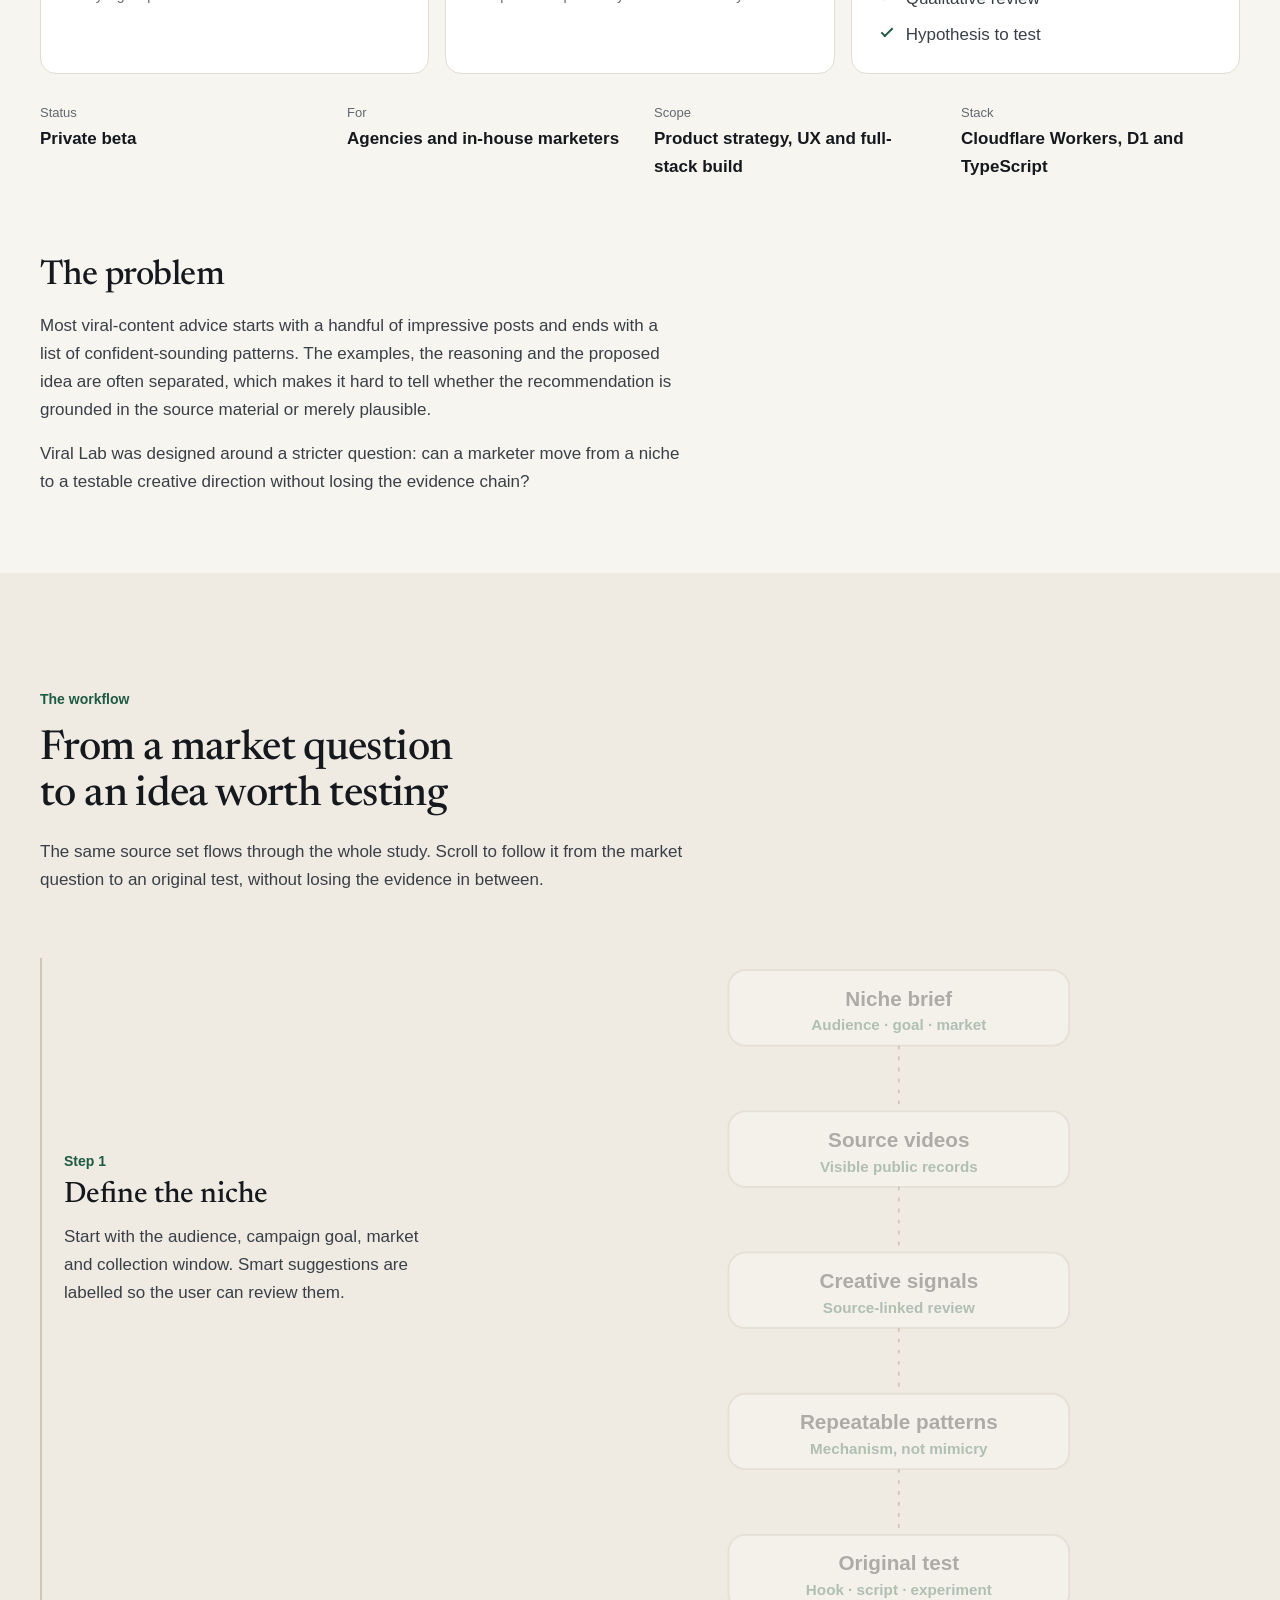
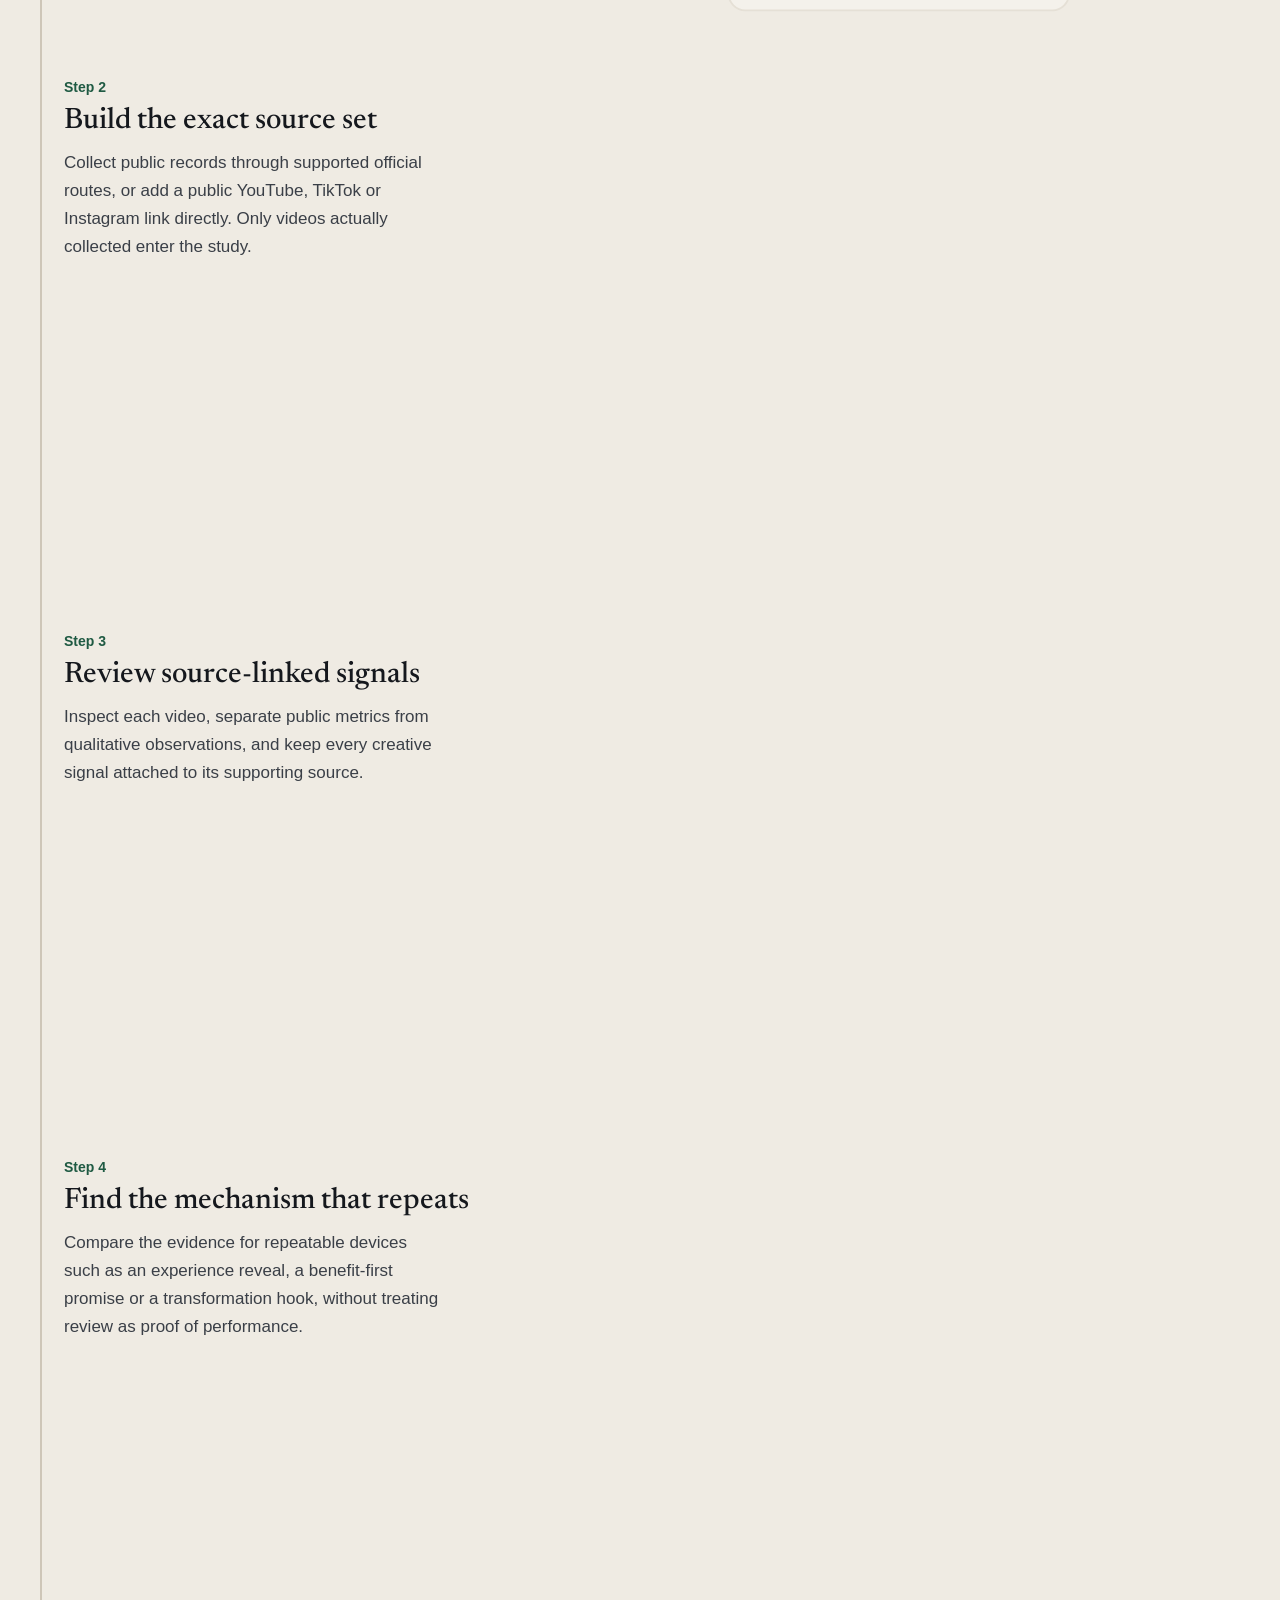
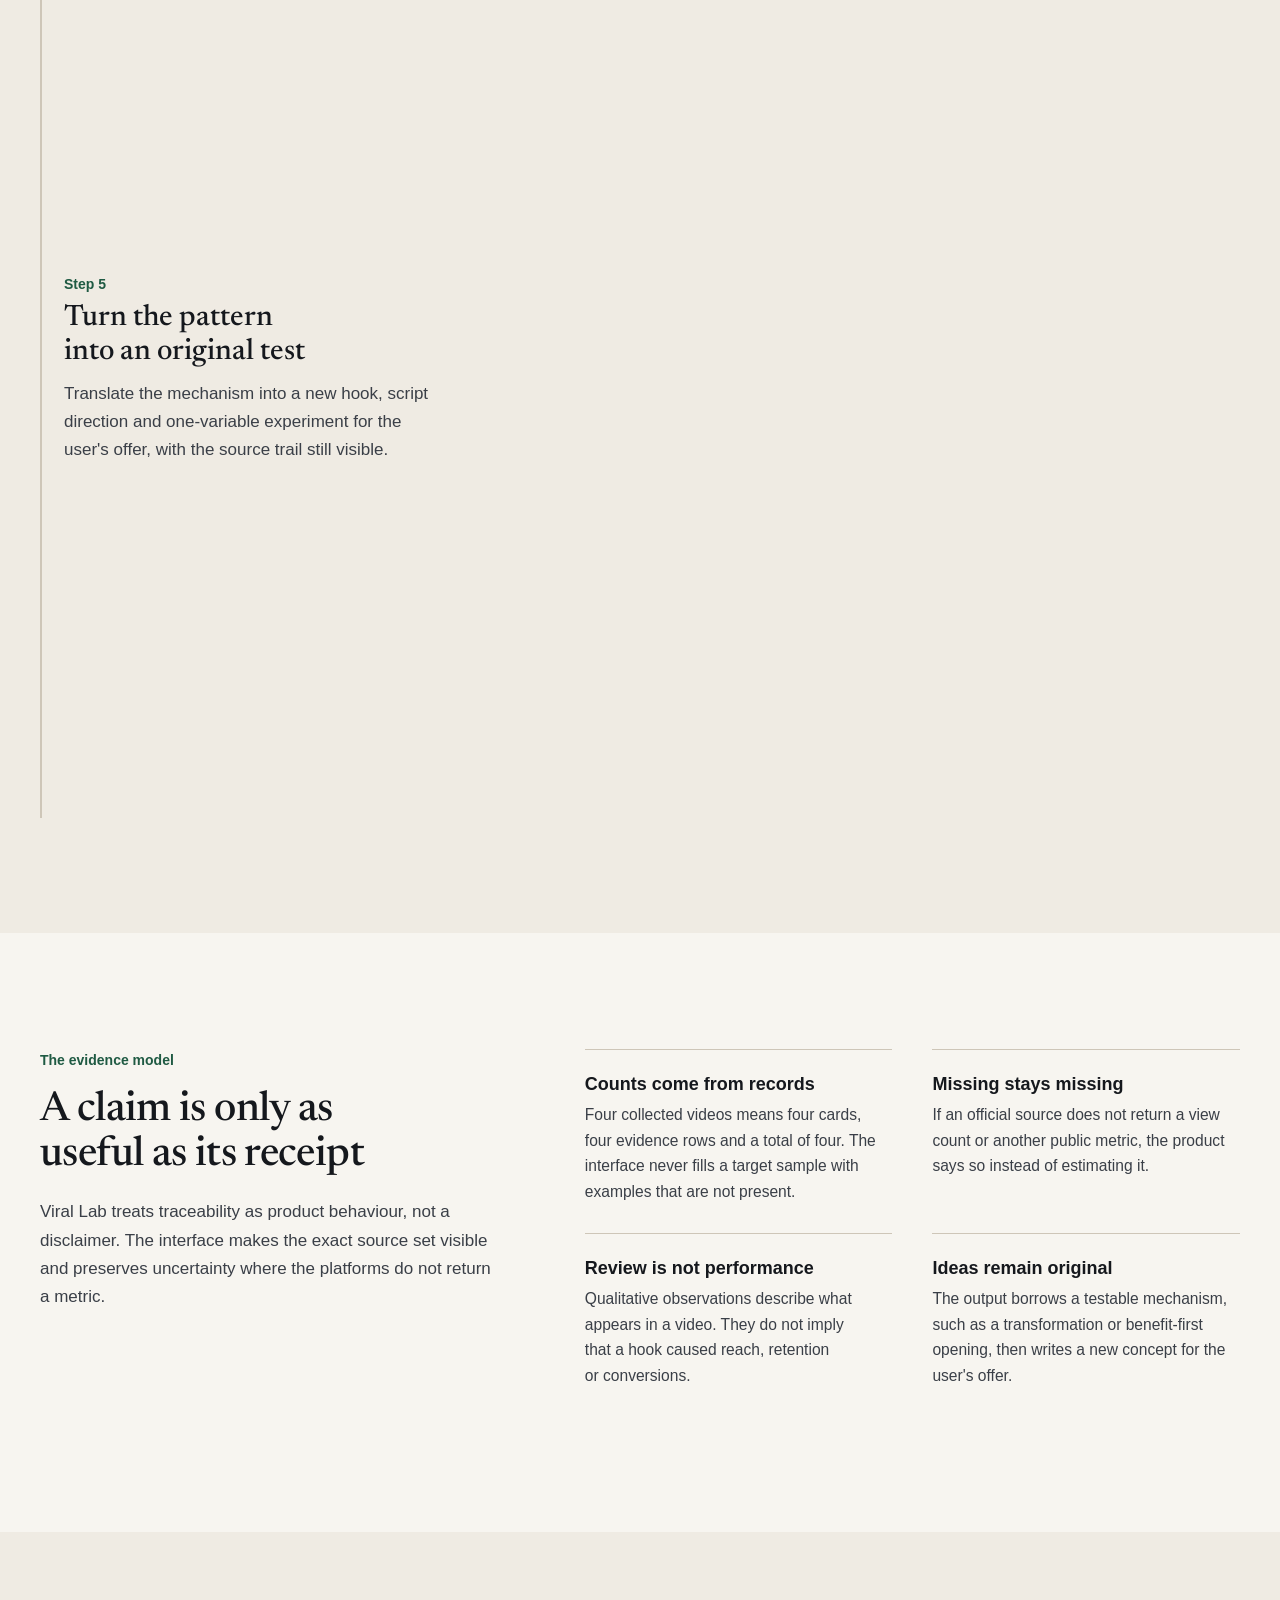
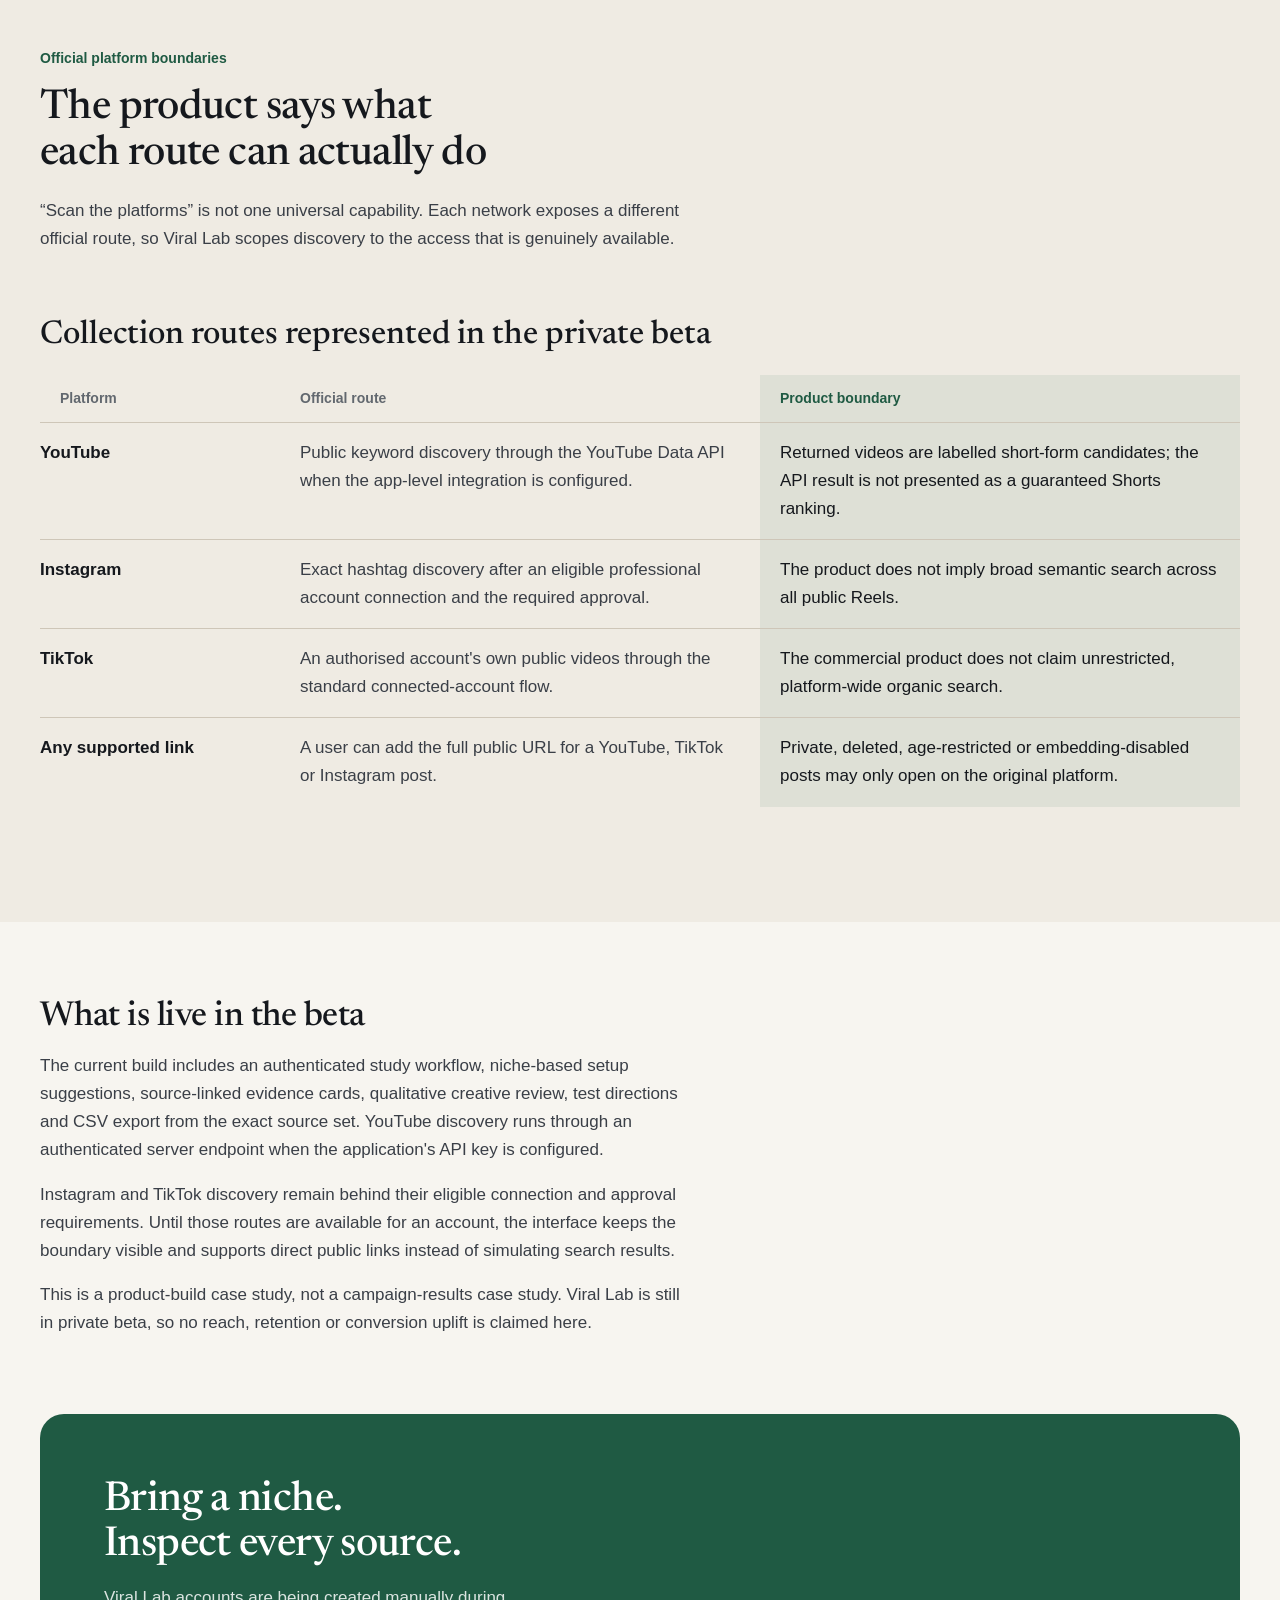
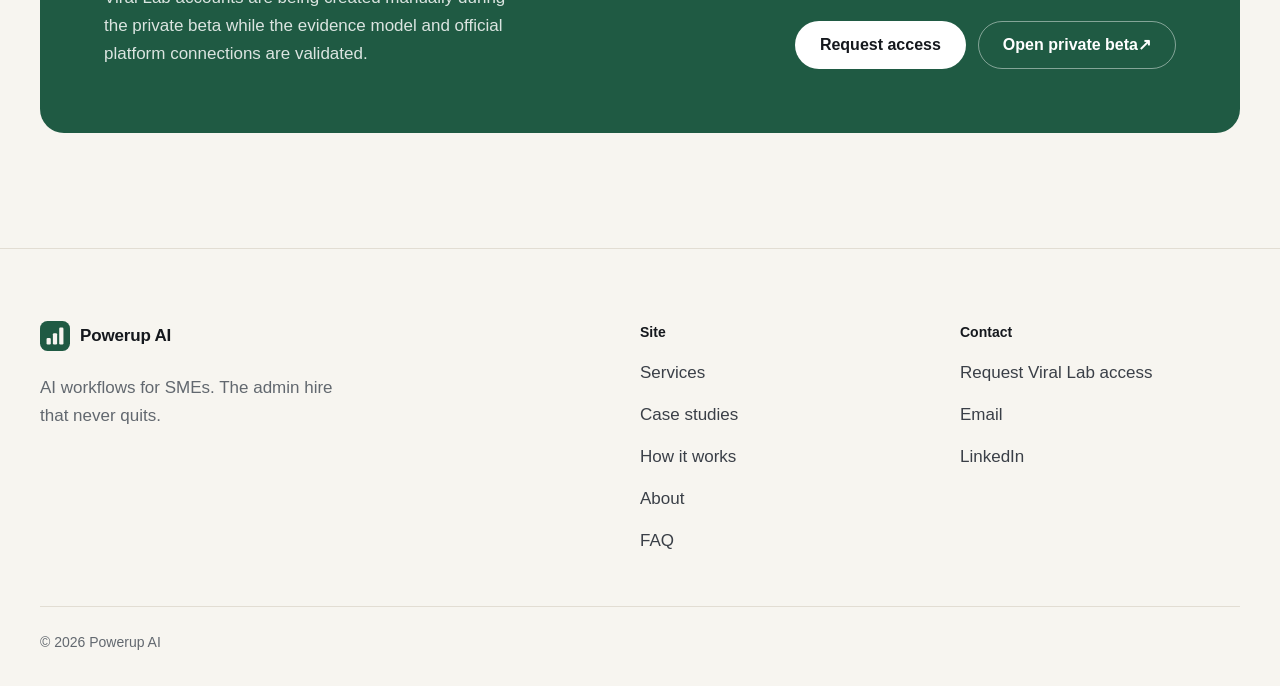
<file: work/viral-lab/index.html>
<!doctype html>
<html lang="en">
<head>
  <meta charset="utf-8">
  <meta name="viewport" content="width=device-width, initial-scale=1">
  <meta name="color-scheme" content="light">
  <meta name="theme-color" content="#f7f5f0">
  <title>Viral Lab: evidence-backed short-form ideas | Powerup AI</title>
  <meta name="description" content="How Viral Lab turns a niche into a traceable set of public short-form videos, source-linked creative patterns and original script directions without padded samples or invented performance claims.">
  <link rel="canonical" href="https://kennethwzc.github.io/work/viral-lab/">
  <meta property="og:type" content="article">
  <meta property="og:site_name" content="Powerup AI">
  <meta property="og:title" content="Viral Lab: evidence-backed short-form ideas | Powerup AI">
  <meta property="og:description" content="A private-beta creative intelligence product where every count, pattern and idea traces back to a video the user can inspect.">
  <meta property="og:url" content="https://kennethwzc.github.io/work/viral-lab/">
  <meta property="og:image" content="https://kennethwzc.github.io/assets/img/viral-lab-analysis.png">
  <meta property="og:image:width" content="1440">
  <meta property="og:image:height" content="900">
  <meta name="twitter:card" content="summary_large_image">
  <link rel="icon" href="../../assets/img/mark.svg" type="image/svg+xml">
  <link rel="apple-touch-icon" href="../../assets/img/apple-touch-icon.png">
  <link rel="preconnect" href="https://fonts.googleapis.com">
  <link rel="preconnect" href="https://fonts.gstatic.com" crossorigin>
  <link rel="stylesheet" href="https://fonts.googleapis.com/css2?family=Newsreader:ital,opsz,wght@0,6..72,400..600;1,6..72,400..500&amp;display=swap">
  <link rel="stylesheet" href="../../assets/css/style.css">
  <script src="../../assets/js/site.js" defer></script>
</head>
<body>
  <a class="skip" href="#main">Skip to content</a>

  <header class="site-header">
    <div class="container nav">
      <a class="brand" href="../../">
        <img src="../../assets/img/mark.svg" alt="" width="30" height="30">
        <span>Powerup AI</span>
      </a>
      <nav class="nav-menu" id="site-menu" aria-label="Main">
        <ul>
          <li><a href="../../#services">Services</a></li>
          <li><a href="../" aria-current="page">Case studies</a></li>
          <li><a href="../../#process">How it works</a></li>
          <li><a href="../../#about">About</a></li>
          <li><a href="../../#faq">FAQ</a></li>
        </ul>
      </nav>
      <div class="nav-actions">
        <a class="btn btn-primary btn-sm" href="mailto:wongzhicongkenneth@outlook.com?subject=Viral%20Lab%20private%20beta%20access">Request access</a>
        <button class="menu-toggle" type="button" aria-expanded="false" aria-controls="site-menu" aria-label="Menu">
          <svg viewBox="0 0 24 24" width="20" height="20" aria-hidden="true"><path class="bar-1" d="M4 8h16" stroke="currentColor" stroke-width="1.8" stroke-linecap="round"/><path class="bar-2" d="M4 16h16" stroke="currentColor" stroke-width="1.8" stroke-linecap="round"/></svg>
        </button>
      </div>
    </div>
  </header>

  <main id="main">
    <section class="page-hero">
      <div class="container">
        <p class="crumb"><a href="../../">Home</a> <span aria-hidden="true">/</span> <a href="../">Case studies</a> <span aria-hidden="true">/</span> Viral Lab</p>
        <p class="label">Product build &middot; Private beta</p>
        <h1>Evidence-backed short-form ideas, built from the videos behind them</h1>
        <p class="lede">Viral Lab turns a focused niche into a traceable source set, finds creative patterns that repeat, and develops original scripts and tests with the evidence attached. Every count, signal and idea maps back to a video the user can inspect.</p>
        <div class="actions case-hero-actions">
          <a class="btn btn-primary" href="mailto:wongzhicongkenneth@outlook.com?subject=Viral%20Lab%20private%20beta%20access">Request private beta access</a>
          <a class="btn btn-secondary" href="https://viral-lab-studio.syrupyearth8.chatgpt.site/" target="_blank" rel="noopener">Open private beta <span aria-hidden="true">&nearr;</span></a>
        </div>
      </div>
    </section>

    <div class="container">
      <div class="carousel product-carousel" role="region" aria-roledescription="carousel" aria-label="Viral Lab product screens">
        <div class="carousel-frame">
          <div class="carousel-track" tabindex="0">
            <figure class="slide" role="group" aria-roledescription="slide" aria-label="1 of 3">
              <img src="../../assets/img/viral-lab-study.png" alt="Viral Lab study setup for home-based private dining, with suggested audience, campaign goal, market and posting window" width="1440" height="900">
            </figure>
            <figure class="slide" role="group" aria-roledescription="slide" aria-label="2 of 3">
              <img src="../../assets/img/viral-lab-analysis.png" alt="Viral Lab analysis screen showing three reviewed videos linked one-to-one with three creative signals" width="1440" height="900" loading="lazy">
            </figure>
            <figure class="slide" role="group" aria-roledescription="slide" aria-label="3 of 3">
              <img src="../../assets/img/viral-lab-evidence.png" alt="Viral Lab evidence screen showing public YouTube, TikTok and Instagram videos in the study source set" width="1440" height="900" loading="lazy">
            </figure>
          </div>
          <button class="carousel-btn prev" type="button" aria-label="Previous screen">&larr;</button>
          <button class="carousel-btn next" type="button" aria-label="Next screen">&rarr;</button>
        </div>
        <div class="carousel-dots">
          <button type="button" aria-label="Screen 1"></button>
          <button type="button" aria-label="Screen 2"></button>
          <button type="button" aria-label="Screen 3"></button>
        </div>
      </div>
    </div>

    <section class="container glance" aria-labelledby="glance-title">
      <h2 class="label glance-title" id="glance-title">At a glance</h2>
      <ul class="stat-tiles">
        <li class="stat-tile">
          <p class="stat-value">1:1</p>
          <p class="stat-label">evidence mapping</p>
          <p class="stat-note">Every signal points back to a visible source video</p>
        </li>
        <li class="stat-tile">
          <p class="stat-value">0</p>
          <p class="stat-label">padded sample rows</p>
          <p class="stat-note">The product reports only the videos actually collected</p>
        </li>
        <li class="stat-tile">
          <p class="stat-label">Evidence stays qualified</p>
          <ul class="check-list">
            <li>Public metric</li>
            <li>Qualitative review</li>
            <li>Hypothesis to test</li>
          </ul>
        </li>
      </ul>
      <dl class="facts">
        <div><dt>Status</dt><dd>Private beta</dd></div>
        <div><dt>For</dt><dd>Agencies and in-house marketers</dd></div>
        <div><dt>Scope</dt><dd>Product strategy, UX and full-stack build</dd></div>
        <div><dt>Stack</dt><dd>Cloudflare Workers, D1 and TypeScript</dd></div>
      </dl>
    </section>

    <div class="container">
      <div class="prose">
        <h2>The problem</h2>
        <p>Most viral-content advice starts with a handful of impressive posts and ends with a list of confident-sounding patterns. The examples, the reasoning and the proposed idea are often separated, which makes it hard to tell whether the recommendation is grounded in the source material or merely plausible.</p>
        <p>Viral Lab was designed around a stricter question: can a marketer move from a niche to a testable creative direction without losing the evidence chain?</p>
      </div>
    </div>

    <section class="section section-tint" id="workflow" aria-labelledby="workflow-title">
      <div class="container">
        <div class="section-head">
          <p class="label">The workflow</p>
          <h2 id="workflow-title">From a market question to an idea worth testing</h2>
          <p>The same source set flows through the whole study. Scroll to follow it from the market question to an original test, without losing the evidence in between.</p>
        </div>
        <div class="scrolly product-scrolly">
          <div class="scrolly-graphic">
            <svg class="flow-svg product-flow-svg" viewBox="0 0 560 560" role="img" focusable="false" aria-labelledby="viral-flow-title viral-flow-desc">
              <title id="viral-flow-title">Viral Lab begins with a focused niche brief, collects a visible set of public source videos, links qualitative creative signals to those sources, identifies repeatable patterns and turns the patterns into original tests.</title>
              <desc id="viral-flow-desc">A five-stage workflow: define the niche, collect the exact source videos, review source-linked creative signals, compare them for repeatable patterns, then create an original hook, script and experiment.</desc>
              <g class="rails" aria-hidden="true">
                <path d="M280 72L280 126"/>
                <path d="M280 188L280 242"/>
                <path d="M280 304L280 358"/>
                <path d="M280 420L280 474"/>
              </g>
              <path class="link" id="flow-niche-sources" data-step="2" pathLength="1" d="M280 72L280 126"/>
              <path class="link" id="flow-sources-signals" data-step="3" pathLength="1" d="M280 188L280 242"/>
              <path class="link" id="flow-signals-patterns" data-step="4" pathLength="1" d="M280 304L280 358"/>
              <path class="link" id="flow-patterns-tests" data-step="5" pathLength="1" d="M280 420L280 474"/>
              <circle class="pulse" data-step="2" data-now="2" r="5" aria-hidden="true"><animateMotion dur="1.4s" repeatCount="indefinite"><mpath href="#flow-niche-sources"/></animateMotion></circle>
              <circle class="pulse" data-step="3" data-now="3" r="5" aria-hidden="true"><animateMotion dur="1.4s" repeatCount="indefinite"><mpath href="#flow-sources-signals"/></animateMotion></circle>
              <circle class="pulse" data-step="4" data-now="4" r="5" aria-hidden="true"><animateMotion dur="1.4s" repeatCount="indefinite"><mpath href="#flow-signals-patterns"/></animateMotion></circle>
              <circle class="pulse" data-step="5" data-now="5" r="5" aria-hidden="true"><animateMotion dur="1.4s" repeatCount="indefinite"><mpath href="#flow-patterns-tests"/></animateMotion></circle>
              <g class="node" data-step="1" data-now="1"><rect x="140" y="10" width="280" height="62" rx="14"/><text x="280" y="33">Niche brief</text><text class="sub" x="280" y="55">Audience · goal · market</text></g>
              <g class="node" data-step="2" data-now="2"><rect x="140" y="126" width="280" height="62" rx="14"/><text x="280" y="149">Source videos</text><text class="sub" x="280" y="171">Visible public records</text></g>
              <g class="node" data-step="3" data-now="3"><rect x="140" y="242" width="280" height="62" rx="14"/><text x="280" y="265">Creative signals</text><text class="sub" x="280" y="287">Source-linked review</text></g>
              <g class="node" data-step="4" data-now="4"><rect x="140" y="358" width="280" height="62" rx="14"/><text x="280" y="381">Repeatable patterns</text><text class="sub" x="280" y="403">Mechanism, not mimicry</text></g>
              <g class="node" data-step="5" data-now="5"><rect x="140" y="474" width="280" height="62" rx="14"/><text x="280" y="497">Original test</text><text class="sub" x="280" y="519">Hook · script · experiment</text></g>
              <g class="tag" data-step="2"><rect x="245" y="91" width="70" height="26" rx="13"/><text x="280" y="104">Collect</text></g>
              <g class="tag" data-step="3"><rect x="245" y="207" width="70" height="26" rx="13"/><text x="280" y="220">Qualify</text></g>
              <g class="tag" data-step="4"><rect x="245" y="323" width="70" height="26" rx="13"/><text x="280" y="336">Compare</text></g>
              <g class="tag" data-step="5"><rect x="245" y="439" width="70" height="26" rx="13"/><text x="280" y="452">Translate</text></g>
            </svg>
          </div>
          <ol class="scrolly-steps" aria-label="Viral Lab workflow">
            <li class="scrolly-step">
              <div class="scrolly-copy">
                <p class="step-kicker">Step 1</p>
                <h3>Define the niche</h3>
                <p>Start with the audience, campaign goal, market and collection window. Smart suggestions are labelled so the user can review them.</p>
              </div>
            </li>
            <li class="scrolly-step">
              <div class="scrolly-copy">
                <p class="step-kicker">Step 2</p>
                <h3>Build the exact source set</h3>
                <p>Collect public records through supported official routes, or add a public YouTube, TikTok or Instagram link directly. Only videos actually collected enter the study.</p>
              </div>
            </li>
            <li class="scrolly-step">
              <div class="scrolly-copy">
                <p class="step-kicker">Step 3</p>
                <h3>Review source-linked signals</h3>
                <p>Inspect each video, separate public metrics from qualitative observations, and keep every creative signal attached to its supporting source.</p>
              </div>
            </li>
            <li class="scrolly-step">
              <div class="scrolly-copy">
                <p class="step-kicker">Step 4</p>
                <h3>Find the mechanism that repeats</h3>
                <p>Compare the evidence for repeatable devices such as an experience reveal, a benefit-first promise or a transformation hook, without treating review as proof of performance.</p>
              </div>
            </li>
            <li class="scrolly-step">
              <div class="scrolly-copy">
                <p class="step-kicker">Step 5</p>
                <h3>Turn the pattern into an original test</h3>
                <p>Translate the mechanism into a new hook, script direction and one-variable experiment for the user's offer, with the source trail still visible.</p>
              </div>
            </li>
          </ol>
        </div>
      </div>
    </section>

    <section class="section" id="evidence" aria-labelledby="evidence-title">
      <div class="container split">
        <div class="split-head">
          <p class="label">The evidence model</p>
          <h2 id="evidence-title">A claim is only as useful as its receipt</h2>
          <p>Viral Lab treats traceability as product behaviour, not a disclaimer. The interface makes the exact source set visible and preserves uncertainty where the platforms do not return a metric.</p>
        </div>
        <ul class="hairline-grid evidence-rules">
          <li>
            <h3>Counts come from records</h3>
            <p>Four collected videos means four cards, four evidence rows and a total of four. The interface never fills a target sample with examples that are not present.</p>
          </li>
          <li>
            <h3>Missing stays missing</h3>
            <p>If an official source does not return a view count or another public metric, the product says so instead of estimating it.</p>
          </li>
          <li>
            <h3>Review is not performance</h3>
            <p>Qualitative observations describe what appears in a video. They do not imply that a hook caused reach, retention or conversions.</p>
          </li>
          <li>
            <h3>Ideas remain original</h3>
            <p>The output borrows a testable mechanism, such as a transformation or benefit-first opening, then writes a new concept for the user's offer.</p>
          </li>
        </ul>
      </div>
    </section>

    <section class="section section-tint" id="platforms" aria-labelledby="platforms-title">
      <div class="container">
        <div class="section-head">
          <p class="label">Official platform boundaries</p>
          <h2 id="platforms-title">The product says what each route can actually do</h2>
          <p>“Scan the platforms” is not one universal capability. Each network exposes a different official route, so Viral Lab scopes discovery to the access that is genuinely available.</p>
        </div>
        <table class="compare platform-table">
          <caption>Collection routes represented in the private beta</caption>
          <colgroup>
            <col class="col-label">
            <col>
            <col>
          </colgroup>
          <thead>
            <tr>
              <th scope="col">Platform</th>
              <th scope="col">Official route</th>
              <th class="us" scope="col">Product boundary</th>
            </tr>
          </thead>
          <tbody>
            <tr>
              <th scope="row">YouTube</th>
              <td data-label="Official route">Public keyword discovery through the YouTube Data API when the app-level integration is configured.</td>
              <td class="us" data-label="Product boundary">Returned videos are labelled short-form candidates; the API result is not presented as a guaranteed Shorts ranking.</td>
            </tr>
            <tr>
              <th scope="row">Instagram</th>
              <td data-label="Official route">Exact hashtag discovery after an eligible professional account connection and the required approval.</td>
              <td class="us" data-label="Product boundary">The product does not imply broad semantic search across all public Reels.</td>
            </tr>
            <tr>
              <th scope="row">TikTok</th>
              <td data-label="Official route">An authorised account's own public videos through the standard connected-account flow.</td>
              <td class="us" data-label="Product boundary">The commercial product does not claim unrestricted, platform-wide organic search.</td>
            </tr>
            <tr>
              <th scope="row">Any supported link</th>
              <td data-label="Official route">A user can add the full public URL for a YouTube, TikTok or Instagram post.</td>
              <td class="us" data-label="Product boundary">Private, deleted, age-restricted or embedding-disabled posts may only open on the original platform.</td>
            </tr>
          </tbody>
        </table>
      </div>
    </section>

    <div class="container">
      <div class="prose">
        <h2>What is live in the beta</h2>
        <p>The current build includes an authenticated study workflow, niche-based setup suggestions, source-linked evidence cards, qualitative creative review, test directions and CSV export from the exact source set. YouTube discovery runs through an authenticated server endpoint when the application's API key is configured.</p>
        <p>Instagram and TikTok discovery remain behind their eligible connection and approval requirements. Until those routes are available for an account, the interface keeps the boundary visible and supports direct public links instead of simulating search results.</p>
        <p>This is a product-build case study, not a campaign-results case study. Viral Lab is still in private beta, so no reach, retention or conversion uplift is claimed here.</p>
      </div>
    </div>

    <section class="section-cta">
      <div class="container">
        <div class="cta-block">
          <div>
            <h2>Bring a niche. Inspect every source.</h2>
            <p>Viral Lab accounts are being created manually during the private beta while the evidence model and official platform connections are validated.</p>
          </div>
          <div class="actions">
            <a class="btn btn-light" href="mailto:wongzhicongkenneth@outlook.com?subject=Viral%20Lab%20private%20beta%20access">Request access</a>
            <a class="btn btn-outline-light" href="https://viral-lab-studio.syrupyearth8.chatgpt.site/" target="_blank" rel="noopener">Open private beta <span aria-hidden="true">&nearr;</span></a>
          </div>
        </div>
      </div>
    </section>
  </main>

  <footer class="site-footer">
    <div class="container footer-grid">
      <div class="footer-brand">
        <a class="brand" href="../../">
          <img src="../../assets/img/mark.svg" alt="" width="30" height="30">
          <span>Powerup AI</span>
        </a>
        <p>AI workflows for SMEs. The admin hire that never quits.</p>
      </div>
      <nav aria-label="Footer">
        <p class="footer-title">Site</p>
        <ul>
          <li><a href="../../#services">Services</a></li>
          <li><a href="../">Case studies</a></li>
          <li><a href="../../#process">How it works</a></li>
          <li><a href="../../#about">About</a></li>
          <li><a href="../../#faq">FAQ</a></li>
        </ul>
      </nav>
      <div>
        <p class="footer-title">Contact</p>
        <ul>
          <li><a href="mailto:wongzhicongkenneth@outlook.com?subject=Viral%20Lab%20private%20beta%20access">Request Viral Lab access</a></li>
          <li><a href="mailto:wongzhicongkenneth@outlook.com">Email</a></li>
          <li><a href="https://www.linkedin.com/in/kenneth20306/" target="_blank" rel="noopener">LinkedIn</a></li>
        </ul>
      </div>
    </div>
    <div class="container footer-bottom">
      <p>&copy; 2026 Powerup AI</p>
    </div>
  </footer>
</body>
</html>
</file>
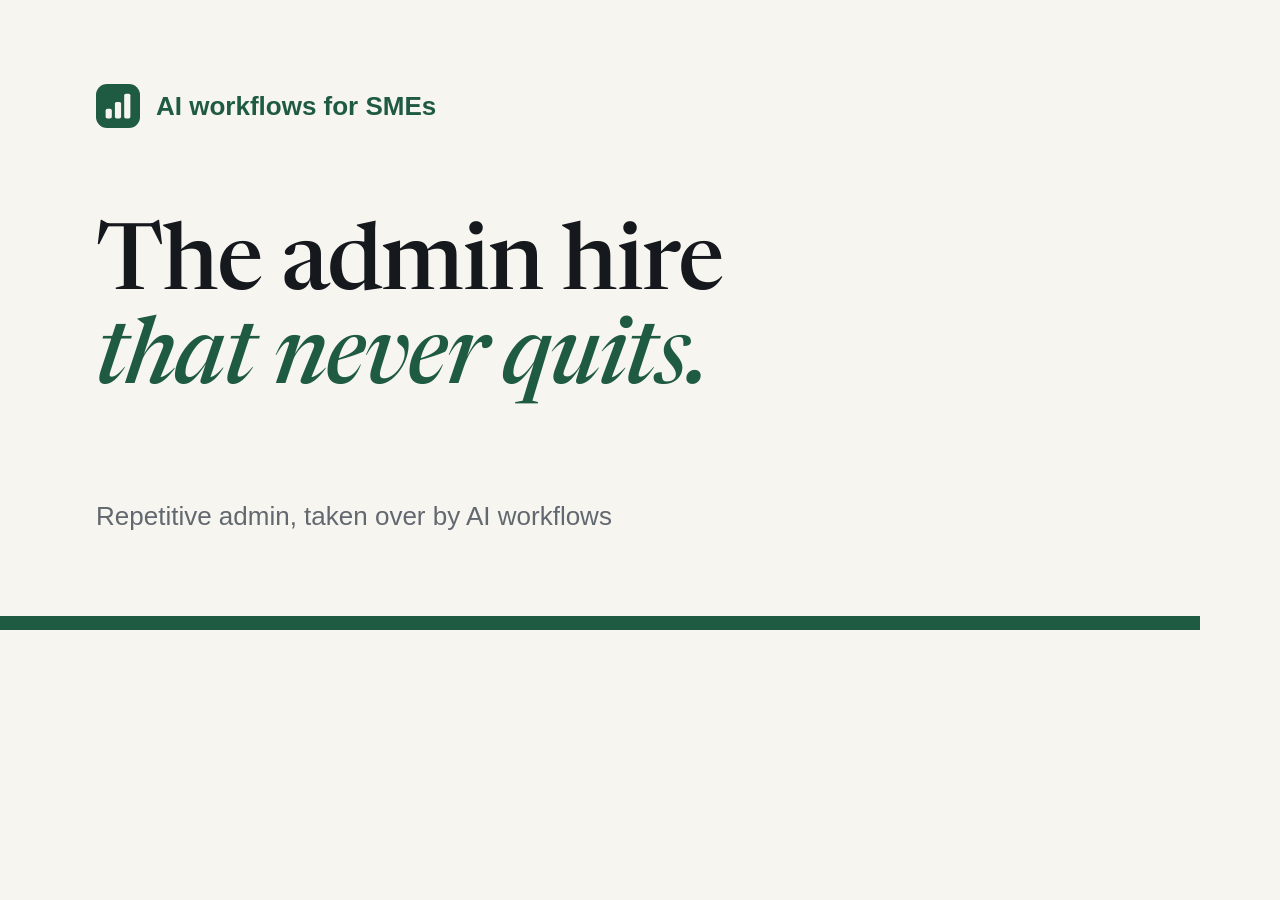
<file: assets/img/og-image.html>
<!doctype html>
<!-- Source for og-image.png (1200 x 630). Regenerate with the command in CLAUDE.md after editing. -->
<html lang="en">
<head>
  <meta charset="utf-8">
  <link rel="stylesheet" href="https://fonts.googleapis.com/css2?family=Newsreader:ital,opsz,wght@0,6..72,500;1,6..72,500&amp;display=block">
  <style>
    html, body { margin: 0; }
    body { width: 1200px; height: 630px; box-sizing: border-box; padding: 84px 96px; background: #f7f5f0; color: #15181d; font-family: ui-sans-serif, -apple-system, BlinkMacSystemFont, "Segoe UI", Roboto, Arial, sans-serif; display: flex; flex-direction: column; justify-content: space-between; border-bottom: 14px solid #1f5a43; }
    .top { display: flex; align-items: center; gap: 16px; font-size: 26px; font-weight: 600; color: #1f5a43; }
    h1 { margin: 0; font: 500 92px/1.02 "Newsreader", Georgia, serif; letter-spacing: -1.5px; }
    h1 em { color: #1f5a43; }
    .foot { font-size: 26px; color: #62686f; }
  </style>
</head>
<body>
  <div class="top"><img src="mark.svg" width="44" height="44" alt="">AI workflows for SMEs</div>
  <h1>The admin hire<br><em>that never quits.</em></h1>
  <div class="foot">Repetitive admin, taken over by AI workflows</div>
</body>
</html>
</file>
<file: assets/css/style.css>
/* Powerup AI. Tokens first, then base, layout and components in page order. */

:root {
  --paper: #f7f5f0;
  --paper-2: #efebe3;
  --card: #ffffff;
  --ink: #15181d;
  --ink-2: #3a3f47;
  --muted: #62686f;
  --line: #e2ddd3;
  --line-strong: #cec6b8;
  --accent: #1f5a43;
  --accent-hover: #174634;

  --serif: "Newsreader", ui-serif, Georgia, "Times New Roman", serif;
  --sans: ui-sans-serif, -apple-system, BlinkMacSystemFont, "Segoe UI", Roboto, "Helvetica Neue", Arial, sans-serif;

  --radius: 16px;
  --radius-sm: 12px;
  --gutter: clamp(20px, 4vw, 40px);
  --section: clamp(72px, 9vw, 128px);
  --header-h: 72px;
}

/* Base */
*, *::before, *::after { box-sizing: border-box; }
html { -webkit-text-size-adjust: 100%; scroll-behavior: smooth; scroll-padding-top: calc(var(--header-h) + 16px); }
@media (prefers-reduced-motion: reduce) { html { scroll-behavior: auto; } }
body { margin: 0; background: var(--paper); color: var(--ink); font: 400 1.0625rem/1.65 var(--sans); -webkit-font-smoothing: antialiased; }
img { display: block; max-width: 100%; height: auto; }
a { color: inherit; text-decoration-thickness: 1px; text-underline-offset: 0.2em; }
p { margin: 0; text-wrap: pretty; }
h1, h2, h3 { margin: 0; color: var(--ink); text-wrap: balance; }
h1, h2 { font-family: var(--serif); font-weight: 500; letter-spacing: -0.015em; }
h1 { font-size: clamp(2.4rem, 3.4vw + 1.3rem, 4.5rem); line-height: 1.04; }
h2 { font-size: clamp(2rem, 1.6vw + 1.3rem, 3rem); line-height: 1.1; }
h3 { font-size: 1.125rem; font-weight: 600; line-height: 1.35; }
:focus-visible { outline: 2px solid var(--accent); outline-offset: 3px; border-radius: 4px; }

.container { width: min(100% - 2 * var(--gutter), 1200px); margin-inline: auto; }
.skip { position: absolute; left: -9999px; }
.skip:focus { left: 16px; top: 16px; z-index: 100; padding: 10px 14px; border-radius: 8px; background: var(--ink); color: #fff; }

/* Type helpers */
.label { margin-bottom: 16px; font-size: 0.875rem; font-weight: 600; color: var(--accent); }
.lede { font-size: clamp(1.125rem, 0.3vw + 1.05rem, 1.3rem); line-height: 1.55; color: var(--ink-2); }
.link { font-weight: 600; color: var(--accent); text-decoration: none; }
.link:hover { text-decoration: underline; }

/* Buttons */
.btn { display: inline-flex; align-items: center; justify-content: center; min-height: 48px; padding: 0 24px; border: 1px solid transparent; border-radius: 999px; font: 600 1rem/1.2 var(--sans); text-align: center; text-decoration: none; white-space: nowrap; cursor: pointer; transition: background-color 0.15s, border-color 0.15s, color 0.15s; }
.btn-sm { min-height: 40px; padding: 0 18px; font-size: 0.9375rem; }
.btn-primary { background: var(--accent); color: #fff; }
.btn-primary:hover { background: var(--accent-hover); }
.btn-secondary { border-color: var(--line-strong); color: var(--ink); }
.btn-secondary:hover { border-color: var(--ink); }
.btn-light { background: #fff; color: var(--ink); }
.btn-light:hover { background: var(--paper-2); }
.btn-outline-light { border-color: rgba(255, 255, 255, 0.45); color: #fff; }
.btn-outline-light:hover { border-color: #fff; }
.actions { display: flex; flex-wrap: wrap; gap: 12px; }
@media (max-width: 479px) {
  .actions .btn { flex: 1 1 100%; white-space: normal; overflow-wrap: anywhere; padding-block: 12px; }
}

/* Header */
.site-header { position: sticky; top: 0; z-index: 50; background: rgba(247, 245, 240, 0.92); -webkit-backdrop-filter: saturate(160%) blur(12px); backdrop-filter: saturate(160%) blur(12px); border-bottom: 1px solid var(--line); }
.nav { display: flex; align-items: center; gap: 16px; height: var(--header-h); }
.brand { display: inline-flex; align-items: center; gap: 10px; margin-right: auto; font-size: 1.0625rem; font-weight: 700; letter-spacing: -0.01em; text-decoration: none; }
.brand img { width: 30px; height: 30px; }
.nav-menu ul { display: flex; gap: 4px; margin: 0; padding: 0; list-style: none; }
.nav-menu a { display: block; padding: 8px 12px; border-radius: 8px; color: var(--ink-2); font-size: 0.9375rem; font-weight: 500; text-decoration: none; }
.nav-menu a:hover { background: var(--paper-2); color: var(--ink); }
.nav-menu a[aria-current="page"] { color: var(--ink); font-weight: 600; }
.nav-actions { display: flex; align-items: center; gap: 8px; }
.menu-toggle { display: none; place-items: center; width: 44px; height: 44px; padding: 0; border: 1px solid var(--line-strong); border-radius: 999px; background: transparent; color: var(--ink); cursor: pointer; }
.menu-toggle path { transition: transform 0.2s; transform-box: fill-box; transform-origin: center; }
.menu-toggle[aria-expanded="true"] .bar-1 { transform: translateY(4px) rotate(45deg); }
.menu-toggle[aria-expanded="true"] .bar-2 { transform: translateY(-4px) rotate(-45deg); }
@media (max-width: 899px) {
  .menu-toggle { display: inline-grid; }
  .nav-menu { display: none; position: absolute; top: 100%; left: 0; right: 0; background: var(--paper); border-bottom: 1px solid var(--line); box-shadow: 0 24px 32px -24px rgba(21, 24, 29, 0.25); }
  .nav-menu.is-open { display: block; }
  .nav-menu ul { flex-direction: column; gap: 0; width: min(100% - 2 * var(--gutter), 1200px); margin: 0 auto; padding: 4px 0 12px; }
  .nav-menu a { padding: 14px 0; border-radius: 0; border-bottom: 1px solid var(--line); font-size: 1.0625rem; }
  .nav-menu li:last-child a { border-bottom: 0; }
  .nav-menu a:hover { background: none; }
}
@media (max-width: 399px) { .nav-actions .btn { display: none; } }

/* Sections */
.section { padding-block: var(--section); }
.section-tint { background: var(--paper-2); }
.section-head { max-width: 760px; margin-bottom: clamp(40px, 5vw, 64px); }
.section-head > p:not(.label) { max-width: 68ch; margin-top: 20px; color: var(--ink-2); }
.split { display: grid; grid-template-columns: minmax(0, 5fr) minmax(0, 7fr); gap: clamp(40px, 6vw, 96px); align-items: start; }
.split-head { position: sticky; top: calc(var(--header-h) + 32px); }
.split-head > p:not(.label) { max-width: 62ch; margin-top: 20px; color: var(--ink-2); }
@media (max-width: 959px) {
  .split { grid-template-columns: minmax(0, 1fr); }
  .split-head { position: static; }
}

/* Hero */
.hero { padding: clamp(28px, 6vw, 88px) 0 var(--section); }
.hero-grid { display: grid; grid-template-columns: minmax(0, 1.15fr) minmax(0, 0.85fr); gap: clamp(40px, 5vw, 80px); align-items: center; }
.hero h1 { font-size: clamp(2.4rem, 3.2vw + 1rem, 4rem); }
.hero h1 .accent { font-style: italic; color: var(--accent); }
.hero .lede { max-width: 34rem; margin-top: 24px; }
.hero .actions { margin-top: 36px; }
.hero-visual { position: relative; margin-bottom: 32px; }
.hero-photo { margin: 0; overflow: hidden; aspect-ratio: 3 / 4; max-height: calc(100vh - var(--header-h) - 96px); border-radius: var(--radius); background: var(--paper-2); }
.hero-photo img { width: 100%; height: 100%; object-fit: cover; object-position: 22% 50%; }
.proof-card { position: absolute; left: clamp(-48px, -3vw, -20px); bottom: -32px; width: min(300px, 80%); padding: 16px 18px; background: var(--card); border-radius: var(--radius-sm); box-shadow: 0 24px 48px -24px rgba(21, 24, 29, 0.45), 0 2px 6px rgba(21, 24, 29, 0.06); }
.proof-title { margin-bottom: 2px; font-size: 0.8125rem; font-weight: 600; color: var(--accent); }
.proof-list { margin: 0; padding: 0; list-style: none; }
.proof-list li { display: grid; padding: 7px 0; border-top: 1px solid var(--line); line-height: 1.4; }
.proof-list li:first-child { border-top: 0; }
.proof-list strong { font-size: 0.875rem; font-weight: 600; }
.proof-list span { font-size: 0.8125rem; color: var(--muted); }
.proof-foot { display: flex; flex-wrap: wrap; justify-content: space-between; gap: 4px 12px; margin-top: 4px; padding-top: 8px; border-top: 1px solid var(--line); font-size: 0.8125rem; }
.proof-foot span { color: var(--ink-2); }
.proof-foot a { padding-block: 4px; }
@media (max-width: 1099px) {
  .hero-grid { grid-template-columns: minmax(0, 1fr); }
  .hero-photo { aspect-ratio: 4 / 3; max-height: 75vh; }
  .hero-visual { margin-bottom: 0; }
  .proof-card { position: relative; left: auto; bottom: auto; width: auto; max-width: 420px; margin: -56px 16px 0; }
}

/* What we automate */
.split-note { font-size: 0.9375rem; }
.hairline-grid { display: grid; grid-template-columns: repeat(2, minmax(0, 1fr)); gap: 0 40px; margin: 0; padding: 0; list-style: none; }
.hairline-grid li { padding: 22px 0 28px; border-top: 1px solid var(--line-strong); }
.hairline-grid h3 { margin-bottom: 6px; }
.hairline-grid p { font-size: 0.975rem; color: var(--ink-2); }
.hairline-grid--4 { grid-template-columns: repeat(4, minmax(0, 1fr)); }
@media (max-width: 1099px) { .hairline-grid--4 { grid-template-columns: repeat(2, minmax(0, 1fr)); } }
@media (max-width: 599px) { .hairline-grid, .hairline-grid--4 { grid-template-columns: minmax(0, 1fr); } }

/* Hiring vs AI comparison: a table on wide screens, stacked cards on phones */
.compare { width: 100%; margin-top: clamp(48px, 6vw, 80px); border-collapse: collapse; table-layout: fixed; }
.compare .col-label { width: 20%; }
.compare caption { margin-bottom: 20px; font-family: var(--serif); font-size: clamp(1.6rem, 1vw + 1.25rem, 2.1rem); font-weight: 500; line-height: 1.15; text-align: left; }
.compare th, .compare td { padding: 16px 20px; border-top: 1px solid var(--line-strong); text-align: left; vertical-align: top; }
.compare thead th, .compare thead td { padding-block: 12px; border-top: 0; font-size: 0.875rem; font-weight: 600; color: var(--muted); }
.compare tbody th { padding-left: 0; font-weight: 600; }
.compare td { color: var(--ink-2); }
.compare .us { background: rgba(31, 90, 67, 0.08); color: var(--ink); }
.compare thead .us { color: var(--accent); }
@media (max-width: 699px) {
  .compare thead, .compare colgroup { display: none; }
  .compare caption { display: block; }
  .compare, .compare tbody, .compare tr, .compare th, .compare td { display: block; width: auto; }
  .compare tr { padding: 18px 0; border-top: 1px solid var(--line-strong); }
  .compare th, .compare td { padding: 0; border: 0; }
  .compare td { margin-top: 10px; }
  .compare td::before { content: attr(data-label); display: block; margin-bottom: 2px; font-size: 0.8125rem; font-weight: 600; color: var(--muted); }
  .compare td.us { padding: 10px 12px; border-radius: 8px; }
  .compare td.us::before { color: var(--accent); }
}

/* Case studies: one card list shared by the home page (#work) and /work/. With an odd number of cards the first one
   becomes a wide feature, so a single case study shows as a feature and more fall into a two-column grid. */
.case-list { display: grid; grid-template-columns: repeat(2, minmax(0, 1fr)); gap: clamp(56px, 6vw, 80px) clamp(24px, 3vw, 40px); margin: 0; padding: 0; list-style: none; }
.case-card { position: relative; display: grid; grid-template-rows: auto 1fr; gap: 28px; }
.case-media { margin: 0; overflow: hidden; aspect-ratio: 3 / 2; border-radius: var(--radius); background: var(--paper-2); }
.case-media img { width: 100%; height: 100%; object-fit: cover; transition: transform 0.6s ease; }
.product-media { border: 1px solid var(--line); background: #e9eef4; }
.product-media img { object-position: left top; }
.case-meta { margin-bottom: 12px; font-size: 0.875rem; font-weight: 600; color: var(--accent); }
.case-title { font-family: var(--serif); font-size: clamp(1.6rem, 0.8vw + 1.3rem, 2rem); font-weight: 500; line-height: 1.12; letter-spacing: -0.01em; }
.case-title a { text-decoration: none; }
.case-title a::after { content: ""; position: absolute; inset: 0; border-radius: var(--radius); }  /* whole card is the link */
.case-title a:focus-visible { outline: 0; }
.case-title a:focus-visible::after { outline: 2px solid var(--accent); outline-offset: 6px; }
.case-body { display: flex; flex-direction: column; }
.case-summary { max-width: 62ch; margin-top: 16px; color: var(--ink-2); }
.case-card .stats, .case-card .quote { margin-top: 28px; }
.case-more { margin-top: auto; padding-top: 28px; font-weight: 600; color: var(--accent); }  /* bottom-aligned across a row */
.case-more span { display: inline-block; transition: transform 0.2s; }
.case-card:hover .case-media img { transform: scale(1.03); }
.case-card:hover .case-title a { text-decoration: underline; }
.case-card:hover .case-more span { transform: translateX(4px); }
.case-card:first-child:nth-last-child(odd) { grid-column: 1 / -1; grid-template-columns: minmax(0, 1fr) minmax(0, 1fr); grid-template-rows: none; gap: clamp(40px, 5vw, 80px); align-items: center; }
.case-card:first-child:nth-last-child(odd) .case-media { aspect-ratio: 4 / 5; }
.case-card:first-child:nth-last-child(odd) .case-title { font-size: clamp(2rem, 1.6vw + 1.3rem, 3rem); line-height: 1.1; }
@media (max-width: 959px) {
  .case-card:first-child:nth-last-child(odd) { grid-template-columns: minmax(0, 1fr); }
  .case-card:first-child:nth-last-child(odd) .case-media { aspect-ratio: 16 / 10; max-height: 75vh; }
}
@media (max-width: 767px) { .case-list { grid-template-columns: minmax(0, 1fr); } }
@media (prefers-reduced-motion: reduce) { .case-media img, .case-more span { transition: none; } }
.work-list { padding-bottom: var(--section); }

/* Stats and quotes (case cards and case study pages) */
.stats { display: grid; grid-template-columns: repeat(2, minmax(0, 1fr)); gap: 24px; padding-top: 24px; border-top: 1px solid var(--line-strong); }
.stat-value { font-family: var(--serif); font-size: clamp(2.4rem, 1.6vw + 1.7rem, 3.2rem); line-height: 1; color: var(--ink); }
.stat-label { margin-top: 10px; font-weight: 600; }
.stat-note { margin-top: 2px; font-size: 0.875rem; color: var(--muted); }
.quote { margin: 0; padding-left: 20px; border-left: 2px solid var(--accent); }
.quote blockquote { margin: 0; font-family: var(--serif); font-size: clamp(1.2rem, 0.5vw + 1.1rem, 1.45rem); font-style: italic; line-height: 1.45; color: var(--ink); }
.quote figcaption { margin-top: 12px; font-size: 0.9375rem; color: var(--muted); }
@media (max-width: 399px) { .stats { grid-template-columns: minmax(0, 1fr); } }

/* How it works */
.steps { display: grid; grid-template-columns: repeat(3, minmax(0, 1fr)); gap: 32px; margin: 0; padding: 0; list-style: none; counter-reset: step; }
.steps li { position: relative; padding-top: 68px; }
.steps li::before { counter-increment: step; content: counter(step); position: absolute; z-index: 1; top: 0; left: 0; display: grid; place-items: center; width: 44px; height: 44px; border: 1px solid var(--accent); border-radius: 50%; background: var(--paper); font-family: var(--serif); font-size: 1.25rem; color: var(--accent); }
.steps li::after { content: ""; position: absolute; top: 22px; left: 56px; right: -20px; height: 1px; background: var(--line-strong); }
.steps li:last-child::after { display: none; }
.step-meta { margin: 6px 0 12px; font-size: 0.9375rem; font-weight: 600; color: var(--accent); }
.steps li > p:last-child { color: var(--ink-2); }
@media (max-width: 767px) {
  .steps { grid-template-columns: minmax(0, 1fr); gap: 0; }
  .steps li { padding: 8px 0 36px 68px; }
  .steps li:last-child { padding-bottom: 0; }
  .steps li::after { top: 52px; bottom: 6px; left: 22px; right: auto; width: 1px; height: auto; }
}

/* About */
.about-body > p { max-width: 62ch; color: var(--ink-2); }
.about-body > p + p { margin-top: 20px; }
.about-body > .lede { color: var(--ink); }
.experience { margin-top: 40px; padding-top: 24px; border-top: 1px solid var(--line-strong); }
.experience-title { font-size: 0.875rem; font-weight: 600; color: var(--muted); }
.logo-row { display: grid; grid-template-columns: repeat(4, minmax(0, 1fr)); gap: 24px; align-items: center; max-width: 680px; margin: 8px 0 0; padding: 0; list-style: none; }
.logo-row li { display: grid; place-items: center; }
.logo-row img { display: block; width: 100%; height: auto; }
@media (max-width: 599px) { .logo-row { grid-template-columns: repeat(2, minmax(0, 1fr)); gap: 8px 16px; } }

/* FAQ */
.faq { border-top: 1px solid var(--line-strong); }
.faq details { border-bottom: 1px solid var(--line-strong); }
.faq summary { position: relative; padding: 22px 48px 22px 0; font-size: 1.0625rem; font-weight: 600; list-style: none; cursor: pointer; }
.faq summary::-webkit-details-marker { display: none; }
.faq summary::after { content: ""; position: absolute; right: 8px; top: 50%; width: 10px; height: 10px; border-right: 1.5px solid var(--ink-2); border-bottom: 1.5px solid var(--ink-2); transform: translateY(-70%) rotate(45deg); transition: transform 0.2s; }
.faq details[open] summary::after { transform: translateY(-30%) rotate(-135deg); }
.faq details p { max-width: 64ch; padding: 0 48px 24px 0; color: var(--ink-2); }

/* Closing call to action */
.section-cta { padding-bottom: var(--section); }
.cta-block { display: grid; grid-template-columns: minmax(0, 1fr) auto; gap: 32px 48px; align-items: end; padding: clamp(32px, 5vw, 72px); border-radius: calc(var(--radius) + 8px); background: var(--accent); color: #fff; }
.cta-block h2 { max-width: 18ch; color: #fff; }
.cta-block p { max-width: 44ch; margin-top: 16px; color: rgba(255, 255, 255, 0.84); }
.cta-block .actions { justify-content: flex-end; }
.cta-block :focus-visible { outline-color: #fff; }
@media (max-width: 899px) {
  .cta-block { grid-template-columns: minmax(0, 1fr); align-items: start; }
  .cta-block .actions { justify-content: flex-start; }
}

/* Footer */
.site-footer { padding: clamp(48px, 6vw, 72px) 0 32px; border-top: 1px solid var(--line); }
.footer-grid { display: grid; grid-template-columns: minmax(0, 2fr) minmax(0, 1fr) minmax(0, 1fr); gap: 40px; }
.footer-brand p { max-width: 32ch; margin-top: 14px; color: var(--muted); }
.footer-title { margin-bottom: 12px; font-size: 0.875rem; font-weight: 600; }
.footer-grid ul { display: grid; gap: 8px; margin: 0; padding: 0; list-style: none; }
.footer-grid ul a { display: inline-block; padding-block: 3px; color: var(--ink-2); text-decoration: none; }
.footer-grid ul a:hover { color: var(--ink); text-decoration: underline; }
.footer-bottom { margin-top: 48px; padding-top: 24px; border-top: 1px solid var(--line); font-size: 0.875rem; color: var(--muted); }
@media (max-width: 767px) {
  .footer-grid { grid-template-columns: minmax(0, 1fr) minmax(0, 1fr); }
  .footer-brand { grid-column: 1 / -1; }
}

/* Page hero (case studies index and case study pages) */
.page-hero { padding: clamp(32px, 5vw, 72px) 0 clamp(32px, 4vw, 56px); }
.crumb { margin-bottom: 24px; font-size: 0.875rem; color: var(--muted); }
.crumb a { color: var(--ink-2); }
.page-hero h1 { max-width: 18ch; font-size: clamp(2.4rem, 3vw + 1.2rem, 4rem); }
.page-hero .lede { max-width: 46rem; margin-top: 24px; }
.case-hero-actions { margin-top: 32px; }

/* Case study page */
.glance { padding-top: clamp(40px, 5vw, 64px); }
.glance-title { margin-bottom: 16px; font-family: var(--sans); letter-spacing: 0; line-height: 1.4; }
.stat-tiles { display: grid; grid-template-columns: repeat(3, minmax(0, 1fr)); gap: 16px; margin: 0; padding: 0; list-style: none; }
.stat-tile { padding: 24px 26px; background: var(--card); border: 1px solid var(--line); border-radius: var(--radius); }
.check-list { display: grid; gap: 8px; margin: 14px 0 0; padding: 0; list-style: none; }
.check-list li { position: relative; padding-left: 28px; color: var(--ink-2); }
.check-list li::before { content: ""; position: absolute; left: 3px; top: 0.4em; width: 12px; height: 6px; border-left: 2px solid var(--accent); border-bottom: 2px solid var(--accent); transform: rotate(-45deg); }
.facts { display: grid; grid-template-columns: repeat(4, minmax(0, 1fr)); gap: 16px 28px; margin: 28px 0 0; }
.facts dt { font-size: 0.8125rem; color: var(--muted); }
.facts dd { margin: 2px 0 0; font-weight: 600; }
.facts dd a { display: inline-block; padding-block: 2px; font-weight: 400; color: var(--accent); }
.prose { max-width: 68ch; padding-block: clamp(48px, 6vw, 88px); }
.prose h2 { margin-bottom: 16px; font-size: clamp(1.75rem, 1vw + 1.35rem, 2.25rem); }
.prose p { margin-top: 16px; color: var(--ink-2); }
.prose .quote { margin-top: 40px; }
@media (max-width: 959px) {
  .stat-tiles { grid-template-columns: repeat(2, minmax(0, 1fr)); }
  .stat-tile:last-child { grid-column: 1 / -1; }
  .facts { grid-template-columns: repeat(2, minmax(0, 1fr)); }
}
@media (max-width: 599px) {
  .stat-tiles, .facts { grid-template-columns: minmax(0, 1fr); }
}

/* What we built: a sticky diagram that fills in as the steps scroll past (states set by assets/js/site.js).
   Without the script the whole diagram simply shows. */
.scrolly { display: grid; grid-template-columns: minmax(0, 0.8fr) minmax(0, 1.2fr); gap: clamp(32px, 5vw, 80px); align-items: start; }
.scrolly-graphic { grid-column: 2; grid-row: 1; position: sticky; top: calc(var(--header-h) + 32px); }
.scrolly-steps { grid-column: 1; grid-row: 1; margin: 0; padding: 0; list-style: none; }
.scrolly-step { display: flex; flex-direction: column; justify-content: center; min-height: 60vh; }
.scrolly-step:last-child { min-height: 70vh; }
.product-scrolly .scrolly-step:last-child { min-height: 100vh; }
.step-kicker { font-size: 0.875rem; font-weight: 600; color: var(--accent); }
.scrolly-step h3 { margin: 6px 0 10px; font-family: var(--serif); font-size: clamp(1.5rem, 0.8vw + 1.2rem, 1.9rem); font-weight: 500; line-height: 1.15; }
.scrolly-step p:last-child { max-width: 40ch; color: var(--ink-2); }
.flow-svg { display: block; width: 100%; height: auto; max-height: calc(100vh - var(--header-h) - 64px); overflow: visible; }
.flow-svg text { font-family: var(--sans); dominant-baseline: central; text-anchor: middle; }
.rails path { fill: none; stroke: var(--line-strong); stroke-width: 1.5; stroke-dasharray: 3 6; }
.link { fill: none; stroke: var(--accent); stroke-width: 2.5; stroke-linecap: round; }
.node rect { fill: var(--card); stroke: var(--accent); stroke-width: 1.5; transition: fill 0.4s, stroke 0.4s, stroke-width 0.4s; }
.node text { font-size: 17px; font-weight: 600; fill: var(--ink); }
.node .sub { font-size: 12.5px; fill: var(--accent); }
.tag rect { fill: var(--accent); }
.tag text { font-size: 13px; font-weight: 600; fill: #fff; }
.pulse { fill: var(--accent); opacity: 0; }
.is-scrolly .node { opacity: 0.3; transition: opacity 0.4s; }
.is-scrolly .node rect { stroke: var(--line-strong); }
.is-scrolly .node.on { opacity: 1; }
.is-scrolly .node.on rect { stroke: var(--accent); }
.is-scrolly .node.now rect { fill: #e3eee8; stroke-width: 2.5; }
.is-scrolly .link { stroke-dasharray: 1; stroke-dashoffset: 1; transition: stroke-dashoffset 0.9s ease; }
.is-scrolly .link.on { stroke-dashoffset: 0; }
.is-scrolly .tag { opacity: 0; transition: opacity 0.4s 0.5s; }
.is-scrolly .tag.on { opacity: 1; }
.is-scrolly .pulse.now { opacity: 1; }
.is-scrolly .scrolly-step { opacity: 0.35; transition: opacity 0.3s; }
.is-scrolly .scrolly-step.now { opacity: 1; }
.is-scrolly.product-scrolly .scrolly-step { padding-inline-start: 22px; border-inline-start: 2px solid var(--line-strong); opacity: 1; transition: border-color 0.3s; }
.is-scrolly.product-scrolly .scrolly-step.now { border-inline-start-color: var(--accent); }
@media (prefers-reduced-motion: reduce) {
  .is-scrolly .link, .is-scrolly .tag, .is-scrolly .node, .is-scrolly .scrolly-step, .node rect { transition: none; }
  .pulse { display: none; }
}
@media (max-width: 959px) {
  .scrolly { display: block; }
  .scrolly-graphic { position: sticky; top: var(--header-h); z-index: 2; margin: 0 calc(-1 * var(--gutter)); padding: 12px var(--gutter); background: var(--paper-2); border-bottom: 1px solid var(--line); }
  .flow-svg { max-height: 40vh; margin-inline: auto; }
  .product-scrolly .flow-svg { max-height: min(38vh, 320px); }
  .scrolly-step { justify-content: flex-start; min-height: 48vh; padding-top: 16px; }
  .is-scrolly.product-scrolly .scrolly-step { min-height: 100vh; padding: 0; border-inline-start: 0; }
  .product-scrolly .scrolly-copy { position: sticky; top: calc(var(--header-h) + min(38vh, 320px) + 48px); padding: 0 0 40px 22px; border-inline-start: 2px solid var(--line-strong); }
  .is-scrolly.product-scrolly .scrolly-step.now .scrolly-copy { border-inline-start-color: var(--accent); }
  .product-scrolly .scrolly-step:last-child { min-height: 115vh; }
}

/* Photo carousel: CSS scroll-snap track; arrow and dot controls come from assets/js/site.js */
.carousel-frame { position: relative; }
.carousel-track { display: flex; overflow-x: auto; scroll-snap-type: x mandatory; scroll-behavior: smooth; scrollbar-width: none; border-radius: var(--radius); }
.carousel-track::-webkit-scrollbar { display: none; }
.slide { flex: 0 0 100%; margin: 0; aspect-ratio: 16 / 9; max-height: 72vh; scroll-snap-align: start; background: var(--paper-2); }
.slide img { width: 100%; height: 100%; object-fit: cover; }
.slide .crop-low { object-position: 50% 66%; }
.product-carousel .carousel-track { border: 1px solid var(--line); background: #e9eef4; }
.product-carousel .slide { background: #e9eef4; }
.product-carousel .slide img { object-position: left top; }
.platform-table { margin-top: 0; }
.carousel-btn { position: absolute; top: 50%; width: 44px; height: 44px; border: 0; border-radius: 50%; background: rgba(255, 255, 255, 0.92); color: var(--ink); font-size: 1.1rem; cursor: pointer; box-shadow: 0 2px 12px rgba(21, 24, 29, 0.3); transform: translateY(-50%); }
.carousel-btn:hover { background: #fff; }
.carousel-btn.prev { left: 16px; }
.carousel-btn.next { right: 16px; }
.carousel-dots { display: flex; justify-content: center; gap: 4px; margin-top: 10px; }
.carousel-dots button { width: 26px; height: 26px; padding: 8px; border: 0; border-radius: 50%; background: var(--line-strong); background-clip: content-box; cursor: pointer; }
.carousel-dots button[aria-current="true"] { background-color: var(--ink); }
@media (max-width: 699px) {
  .slide { aspect-ratio: 4 / 3; }
  .slide .crop-low { object-position: 50% 85%; }
  .product-carousel .slide img { object-fit: contain; }
  .carousel-btn { width: 40px; height: 40px; }
  .carousel-btn.prev { left: 10px; }
  .carousel-btn.next { right: 10px; }
}
@media (prefers-reduced-motion: reduce) { .carousel-track { scroll-behavior: auto; } }
</file>
